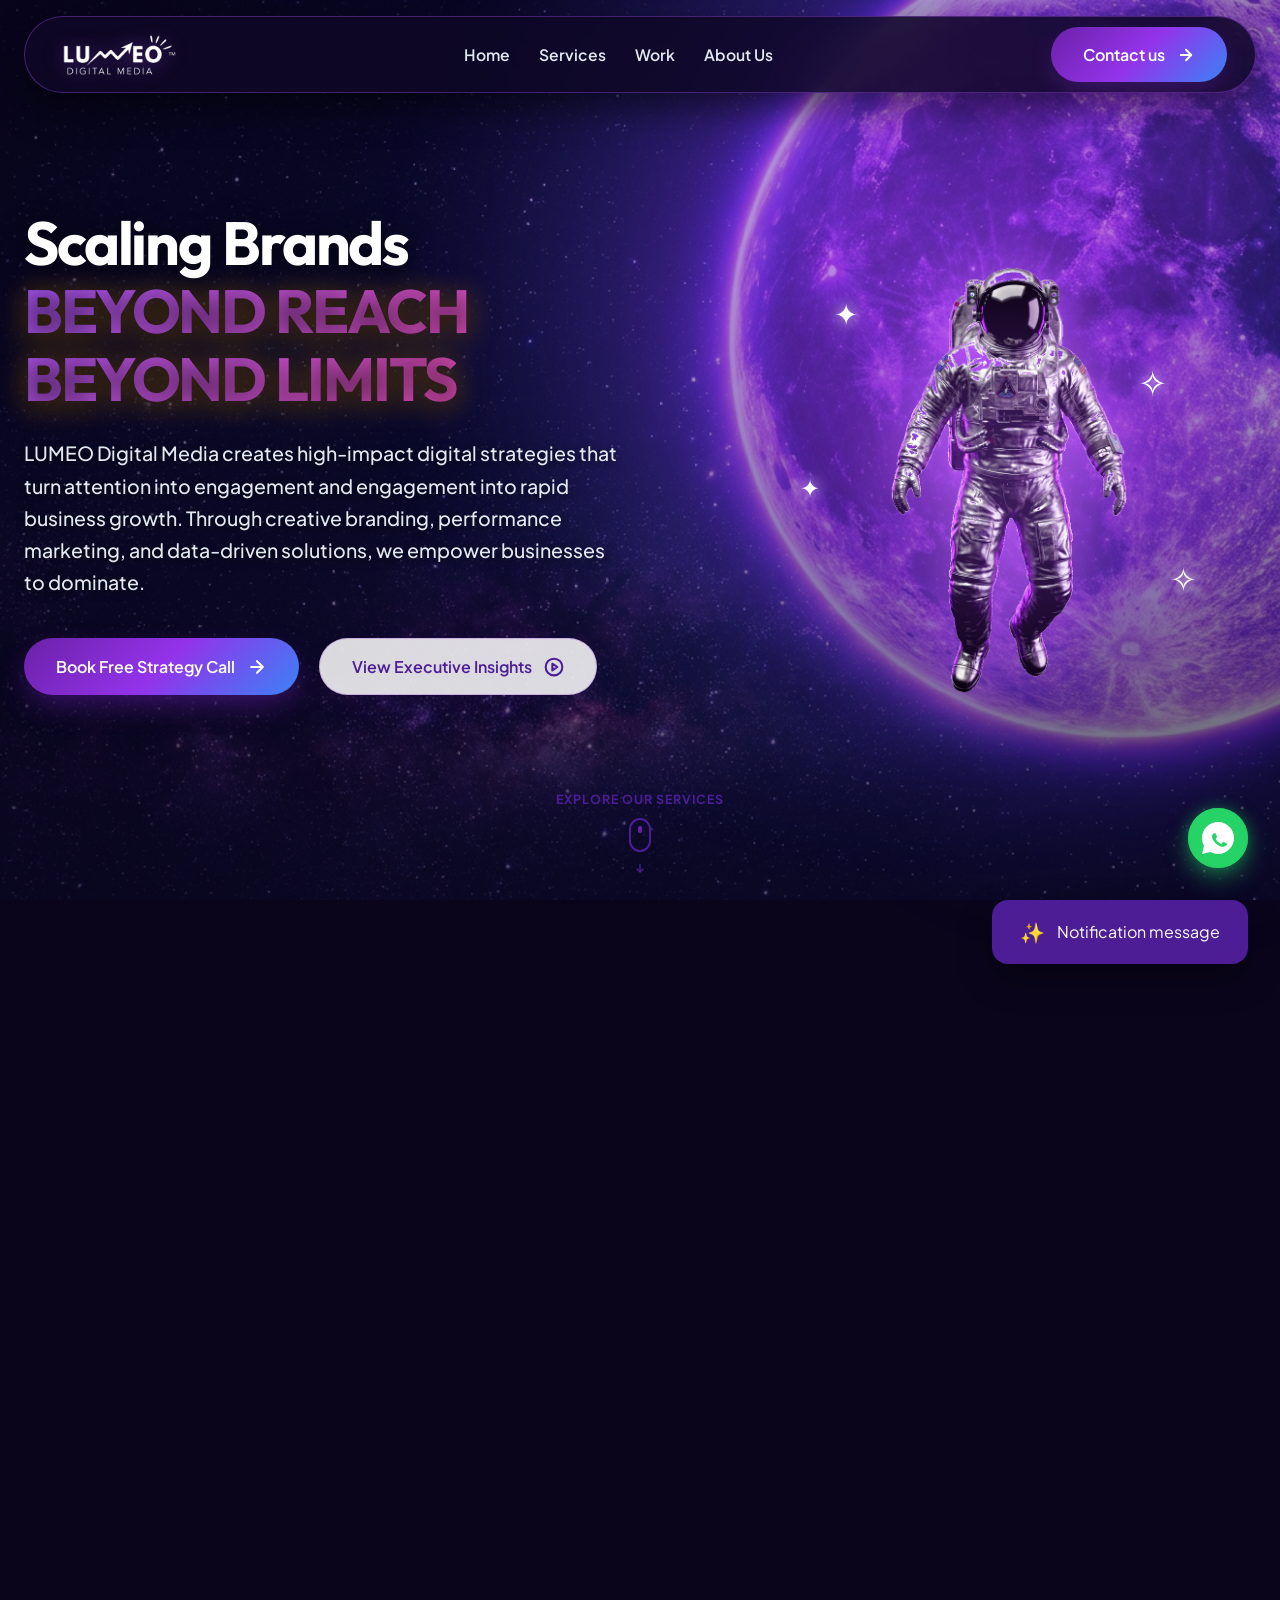
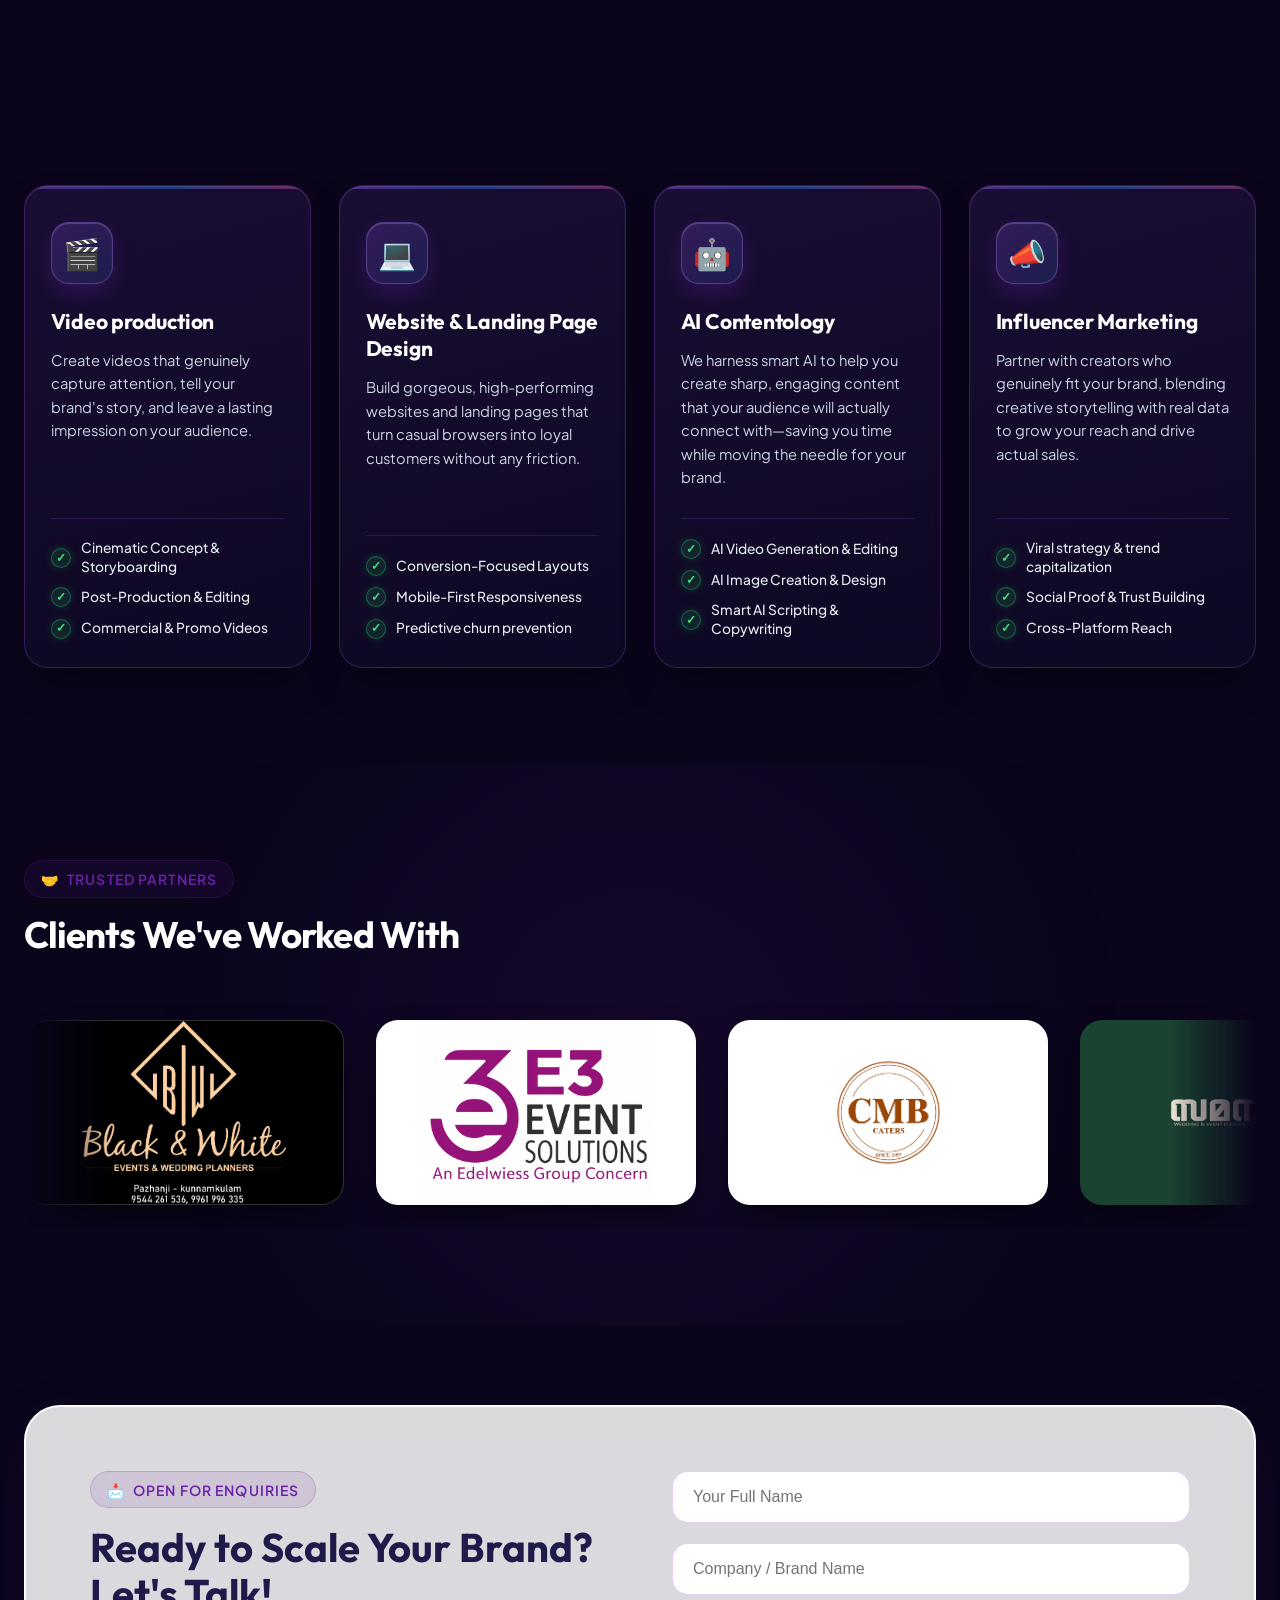
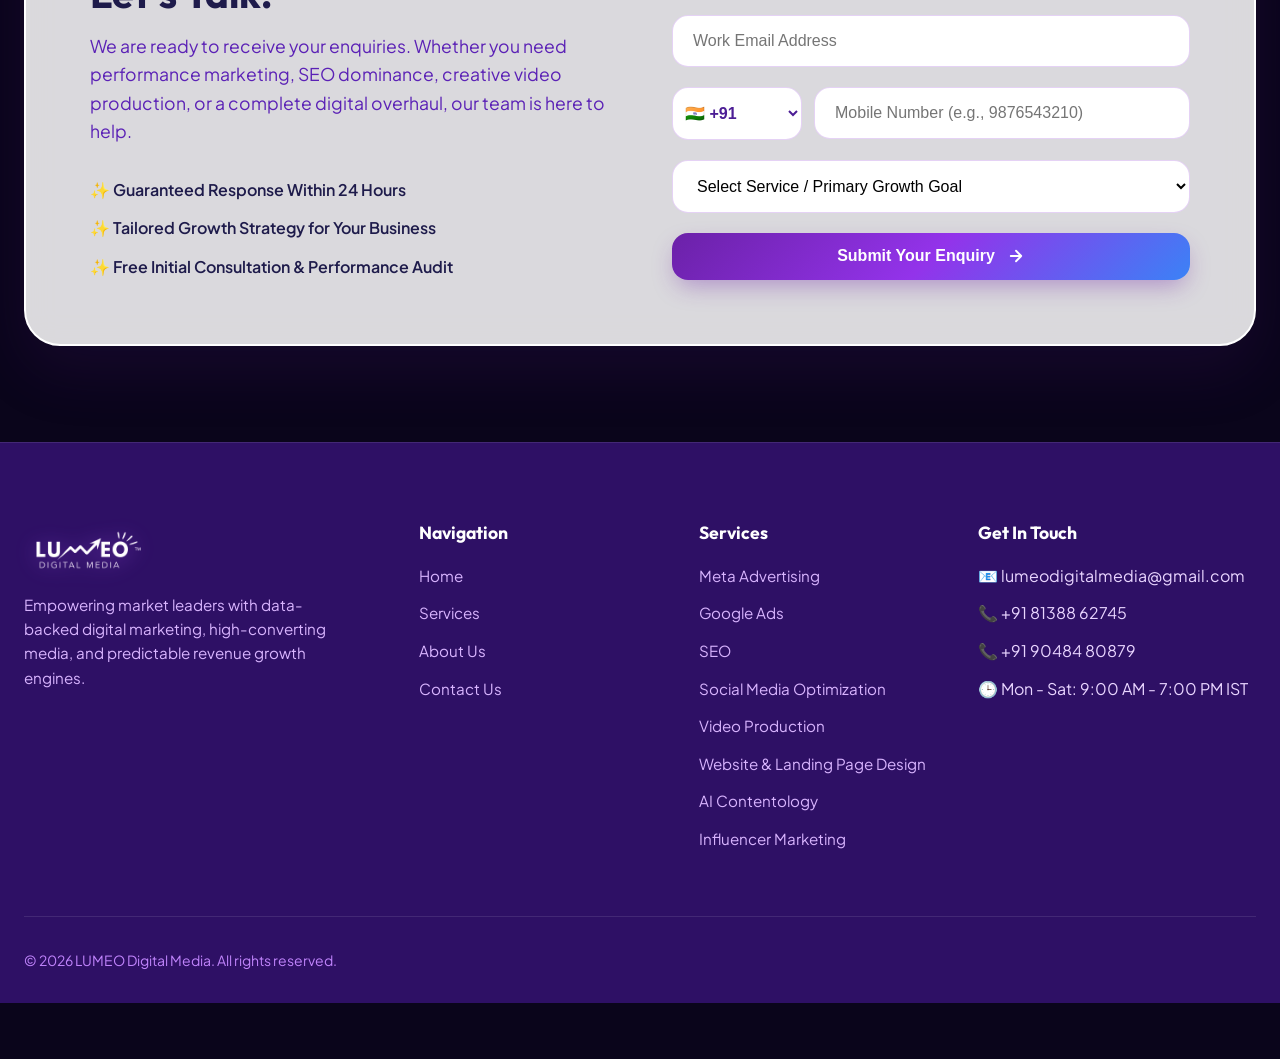
<file: index.html>
<!DOCTYPE html>
<html lang="en">

<head>
  <meta charset="UTF-8">
  <meta name="viewport" content="width=device-width, initial-scale=1.0">

  <!-- Preconnect to Google Fonts early -->
  <link rel="preconnect" href="https://fonts.googleapis.com">
  <link rel="preconnect" href="https://fonts.gstatic.com" crossorigin>

  <title>LUMEO Digital Media | High-Impact Digital Marketing & Growth Agency</title>
  <meta name="description"
    content="LUMEO Digital Media is a premier digital marketing agency transforming brands into industry leaders with performance marketing, SEO, viral social campaigns, and data-driven ROI.">
  <meta name="theme-color" content="#F3E8FF">

  <!-- OpenGraph Meta -->
  <meta property="og:title" content="LUMEO Digital Media | Illuminate Your Brand Authority">
  <meta property="og:description"
    content="Turn attention into market dominance with LUMEO Digital Media's high-performance marketing strategies.">
  <meta property="og:type" content="website">

  <!-- Google Fonts (Non-Render-Blocking with display=swap) -->
  <link rel="preload" as="style"
    href="https://fonts.googleapis.com/css2?family=Outfit:wght@400;500;600;700;800;900&family=Plus+Jakarta+Sans:wght@400;500;600;700;800&display=swap">
  <link
    href="https://fonts.googleapis.com/css2?family=Outfit:wght@400;500;600;700;800;900&family=Plus+Jakarta+Sans:wght@400;500;600;700;800&display=swap"
    rel="stylesheet" media="print" onload="this.media='all'">
  <noscript>
    <link
      href="https://fonts.googleapis.com/css2?family=Outfit:wght@400;500;600;700;800;900&family=Plus+Jakarta+Sans:wght@400;500;600;700;800&display=swap"
      rel="stylesheet">
  </noscript>

  <!-- Favicon / Logo -->
  <link rel="icon" type="image/png" href="assets/logo.png">

  <!-- Preload Hero LCP Visual -->
  <link rel="preload" as="image" href="assets/astronaut_spacewalk.png" fetchpriority="high">

  <!-- Stylesheet -->
  <link rel="stylesheet" href="css/styles.css">

  <!-- Deferred JavaScript -->
  <script src="js/script.js" defer></script>
</head>

<body>

  <!-- Ambient Animated Background Blobs -->
  <div class="bg-ambient-blob blob-1"></div>
  <div class="bg-ambient-blob blob-2"></div>
  <div class="bg-ambient-blob blob-3"></div>

  <!-- Top Navigation Header -->
  <header class="navbar">
    <div class="container">
      <div class="nav-container">
        <a href="#" class="brand-logo" id="mainBrandLogo">
          <img src="new logo/Lumeo_Digital_Logo_Header_transparent.png" alt="LUMEO Digital Media Logo" id="navLogoImg"
            width="1400" height="567" decoding="async">
        </a>

        <ul class="nav-links" id="navLinks">
          <li><a href="#hero" class="nav-link">Home</a></li>
          <li><a href="services.html" class="nav-link">Services</a></li>
          <li><a href="work.html" class="nav-link">Work</a></li>
          <li><a href="about-us.html" class="nav-link">About Us</a></li>
        </ul>

        <a href="#audit" class="btn btn-primary" id="headerCtaBtn">
          <span>Contact us</span>
          <svg width="18" height="18" viewBox="0 0 24 24" fill="none" stroke="currentColor" stroke-width="2.5"
            stroke-linecap="round" stroke-linejoin="round">
            <path d="M5 12h14M12 5l7 7-7 7" />
          </svg>
        </a>

        <button class="mobile-menu-btn" id="mobileMenuBtn" aria-label="Toggle navigation">
          <svg width="24" height="24" viewBox="0 0 24 24" fill="none" stroke="currentColor" stroke-width="2.5"
            stroke-linecap="round" stroke-linejoin="round">
            <line x1="3" y1="12" x2="21" y2="12"></line>
            <line x1="3" y1="6" x2="21" y2="6"></line>
            <line x1="3" y1="18" x2="21" y2="18"></line>
          </svg>
        </button>
      </div>
    </div>
  </header>

  <!-- Hero Section (Full-Height Immersive Experience) -->
  <section class="hero hero-full-bleed" id="hero">
    <!-- Interactive Background Particle Canvas -->
    <canvas id="heroCanvas" class="hero-particles-canvas"></canvas>

    <!-- Full-Size Backdrop Overlay Layer -->
    <div class="hero-bg-overlay"></div>
    <div class="hero-bg-glow"></div>

    <div class="container hero-container">
      <div class="hero-grid">

        <!-- Hero Left Column Content -->
        <div class="hero-content fade-in-up">
          <!-- <div class="hero-pill-tag">
            <span class="tag-pulse-dot"></span>
            <span>🚀 Digital Marketing Agency In Kerala</span>
          </div> -->

          <h1 class="hero-title">Scaling Brands <br><span class="text-gradient animated-gradient-text">BEYOND REACH
              BEYOND LIMITS</span></h1>

          <p class="hero-subtitle">
            LUMEO Digital Media creates high-impact digital strategies that turn attention into engagement and
            engagement into rapid business growth. Through creative branding, performance marketing, and data-driven
            solutions, we empower businesses to dominate.
          </p>

          <div class="hero-actions">
            <a href="#audit" class="btn btn-primary btn-glow" id="heroPrimaryCta">
              <span>Book Free Strategy Call</span>
              <svg width="20" height="20" viewBox="0 0 24 24" fill="none" stroke="currentColor" stroke-width="2.5"
                stroke-linecap="round" stroke-linejoin="round">
                <path d="M5 12h14M12 5l7 7-7 7" />
              </svg>
            </a>

            <a href="#quote" class="btn btn-secondary btn-glass" id="heroSecondaryCta">
              <span>View Executive Insights</span>
              <svg width="20" height="20" viewBox="0 0 24 24" fill="none" stroke="currentColor" stroke-width="2.5"
                stroke-linecap="round" stroke-linejoin="round">
                <circle cx="12" cy="12" r="10" />
                <polygon points="10 8 16 12 10 16 10 8" />
              </svg>
            </a>
          </div>

          <!-- Hero Metrics Bar -->
          <!-- <div class="hero-stats glass-stats-bar"> -->
          <!-- <div class="stat-item">
              <div class="stat-header">
                <span class="stat-icon">⚡</span>
                <h3 class="stat-number" data-target="10" data-suffix="x">0x</h3>
              </div>
              <p>Average Campaign ROI</p>
            </div> -->

          <!-- <div class="stat-item">
              <div class="stat-header">
                <span class="stat-icon">💰</span>
                <h3 class="stat-number" data-target="45" data-prefix="$" data-suffix="M+">$0M+</h3>
              </div>
              <p>Client Revenue Scaled</p>
            </div> -->

          <!-- <div class="stat-item">
              <div class="stat-header">
                <span class="stat-icon">🎯</span>
                <h3 class="stat-number" data-target="99.4" data-suffix="%">0%</h3>
              </div>
              <p>Client Retention Rate</p>
            </div> -->
          <!-- </div> -->
        </div>

        <!-- Hero Right Column Visual (Seamless Metallic Astronaut Cutout) -->
        <div class="hero-visual fade-in-up delay-2">
          <div class="hero-tilt-card astronaut-seamless-container" id="heroTiltCard">
            <div class="astronaut-sticker-wrapper">
              <img src="assets/astronaut_spacewalk.png" alt="LUMEO Silver Metallic Astronaut Floating in Space"
                id="heroMainImage" class="astronaut-img" width="1024" height="1024" fetchpriority="high"
                decoding="sync">

              <!-- Diamond Star Sparkle Visual Effects (Matching Reference Picture) -->
              <div class="diamond-sparkle sparkle-1">✦</div>
              <div class="diamond-sparkle sparkle-2">✧</div>
              <div class="diamond-sparkle sparkle-3">✦</div>
              <div class="diamond-sparkle sparkle-4">✧</div>

              <!-- Electric Purple Atmosphere Aura -->
              <div class="astronaut-glow-aura"></div>
            </div>
          </div>
        </div>

      </div>
    </div>

    <!-- Animated Scroll Down Indicator -->
    <a href="#quote" class="scroll-down-indicator" aria-label="Scroll to content">
      <span class="scroll-text">Explore Our Services</span>
      <div class="mouse-icon">
        <div class="mouse-wheel"></div>
      </div>
      <svg class="scroll-arrow" width="16" height="16" viewBox="0 0 24 24" fill="none" stroke="currentColor"
        stroke-width="2">
        <path d="M7 13l5 5 5-5M12 6v12" />
      </svg>
    </a>
  </section>

  <!-- IMPRESSIVE QUOTE SPOTLIGHT SECTION (KEY REQUESTED FEATURE) -->
  <section class="quote-spotlight" id="quote">
    <!-- <div class="container">

      <div class="section-header">
        <div class="section-tag">
          <span>💡</span> Vision & Leadership
        </div>
        <h2>The LUMEO Philosophy</h2> -->
    <!-- <p>A statement of intent for ambitious leaders seeking extraordinary growth.</p> -->
    <!-- </div> -->

    <!-- <div class="quote-card quote-card-centered">
        Floating Sparkle Accents
        <div class="quote-sparkle sparkle-tl">✦</div>
        <div class="quote-sparkle sparkle-tr">✧</div>
        <div class="quote-sparkle sparkle-bl">✧</div>
        <div class="quote-sparkle sparkle-br">✦</div>

        Glowing Quote Icon Badge
        <div class="quote-icon-badge">
          <span>“</span>
        </div> -->

    <!-- <div class="quote-stars-pill">
          <span class="stars">★★★★★</span>
          <span class="rating-label">5.0 Executive Excellence</span>
        </div>

        <blockquote class="quote-text" id="quoteText">
          “At LUMEO Digital Media, We combine strategy, creativity, and data-driven marketing to grow your brand,
          attract customers, and deliver measurable results.”
        </blockquote>

        <div class="quote-author-centered">
          <h4 id="quoteAuthor">LUMEO Executive Board & Media Strategists</h4>
          <p id="quoteRole">Digital Growth & Brand Acceleration</p>
        </div>

        <div class="quote-controls-centered">
          <button class="btn btn-secondary" id="audioQuoteBtn" style="padding: 0.6rem 1.4rem; font-size: 0.85rem;"
            title="Listen to this quote">
            🎙️ <span>Listen to Quote</span>
          </button>

          <div class="quote-nav-group">
            <button class="quote-nav-btn" id="prevQuoteBtn" aria-label="Previous Quote">←</button>
            <button class="quote-nav-btn" id="nextQuoteBtn" aria-label="Next Quote">→</button>
          </div>
        </div>

      </div>

    </div>
  </section> -->

    <!-- Core Services Grid -->
    <section class="services" id="services">
      <div class="container">

        <div class="section-header">
          <div class="section-tag">
            <centre>
              <span>⚡</span> Our Capabilities
            </centre>
          </div>
          <h2>
            <centre>High-Impact Digital Solutions</centre>
          </h2>
          <!-- <p>Engineered to systematically capture, engage, and convert your ideal audience into high-value clients.</p> -->
          <br>
          <br>
        </div>

        <div class="services-grid">

          <!-- Service 1 -->
          <div class="service-card">
            <div class="service-icon">🚀</div>
            <h3>Meta Advertising</h3>
            <p>Run Facebook and Instagram ads that actually connect with your ideal customers, bring in qualified leads,
              and grow your business without the guesswork.</p>
            <ul class="service-features">
              <li>Facebook & Instagram Ad Campaigns</li>
              <li>Audience Targeting & Retargeting</li>
              <li>Lead Generation Campaigns</li>
            </ul>
          </div>

          <!-- Service 2 -->
          <div class="service-card">
            <div class="service-icon">🎯</div>
            <h3>Google Ads</h3>
            <p>Smart Google Ads campaigns that put your brand in front of active buyers, bring qualified leads to your
              door, and grow your business without wasting budget.</p>
            <ul class="service-features">
              <li>Precision Targeting</li>
              <li>Search, Display & Shopping Ads</li>
              <li>Real-Time Performance Insights</li>
            </ul>
          </div>

          <!-- Service 3 -->
          <div class="service-card">
            <div class="service-icon">📈</div>
            <h3>SEO</h3>
            <p>Practical SEO strategies that help people actually find your business online, bring in steady organic
              traffic, and build real trust in your brand.
            </p>
            <ul class="service-features">
              <li>Keyword & Intent Research</li>
              <li>On-Page Optimization</li>
              <li>Organic Traffic Growth</li>
            </ul>
          </div>

          <!-- Service 4 -->
          <div class="service-card">
            <div class="service-icon">📱</div>
            <h3>Social Media Management</h3>
            <p>Let us handle your social media so you can focus on running your business—while we build an active
              community and keep your feeds buzzing with engaging content.</p>
            <ul class="service-features">
              <li>Engagement Strategy</li>
              <li>Viral Trend & Audio Leveraging</li>
              <li>Social Listening & Brand Sentiment</li>
            </ul>
          </div>

          <!-- Service 5 -->
          <div class="service-card">
            <div class="service-icon">🎬</div>
            <h3>Video production</h3>
            <p>Create videos that genuinely capture attention, tell your brand's story, and leave a lasting impression
              on
              your audience.</p>
            <ul class="service-features">
              <li>Cinematic Concept & Storyboarding</li>
              <li>Post-Production & Editing</li>
              <li>Commercial & Promo Videos</li>
            </ul>
          </div>

          <!-- Service 6 -->
          <div class="service-card">
            <div class="service-icon">💻</div>
            <h3>Website & Landing Page Design</h3>
            <p>Build gorgeous, high-performing websites and landing pages that turn casual browsers into loyal customers
              without any friction.</p>
            <ul class="service-features">
              <li>Conversion-Focused Layouts</li>
              <li>Mobile-First Responsiveness</li>
              <li>Predictive churn prevention</li>
            </ul>
          </div>

          <!-- Service 7 -->
          <div class="service-card">
            <div class="service-icon">🤖</div>
            <h3>AI Contentology </h3>
            <p>We harness smart AI to help you create sharp, engaging content that your audience will actually connect
              with—saving you time while moving the needle for your brand.</p>
            <ul class="service-features">
              <li>AI Video Generation & Editing</li>
              <li>AI Image Creation & Design</li>
              <li>Smart AI Scripting & Copywriting</li>
            </ul>
          </div>

          <!-- Service 8 -->
          <div class="service-card">
            <div class="service-icon">📣</div>
            <h3>Influencer Marketing</h3>
            <p>Partner with creators who genuinely fit your brand, blending creative storytelling with real data to grow
              your reach and drive actual sales.</p>
            <ul class="service-features">
              <li>Viral strategy & trend capitalization</li>
              <li>Social Proof & Trust Building</li>
              <li>Cross-Platform Reach</li>
            </ul>
          </div>

        </div>

      </div>
    </section>



    <!-- Client Brands & Showcase Section -->
    <section class="client-showcase-section" id="clients">
      <div class="container">
        <div class="section-header">
          <div class="section-tag">
            <span>🤝</span> Trusted Partners
          </div>
          <h2>Clients We've Worked With</h2>
          <!-- <p>Proud to partner with businesses, educational institutions, and creative brands to elevate their digital
          reach.</p> -->
        </div>

        <!-- Horizontal Infinite Logo Marquee Slider -->
        <div class="client-marquee-container">
          <div class="client-marquee-track">

            <!-- Primary Set -->
            <div class="client-logo-card logo-bw">
              <img src="client-logos/Black and white events logo.png" alt="Black & White Events Logo"
                class="client-logo-img" width="2108" height="1891" loading="lazy" decoding="async">
            </div>
            <div class="client-logo-card logo-e3">
              <img src="client-logos/E3 Events logo.jpeg" alt="E3 Events Logo" class="client-logo-img" width="1405"
                height="1120" loading="lazy" decoding="async">
            </div>
            <div class="client-logo-card logo-cmb">
              <img src="client-logos/CMB brown logoo.jpg.jpeg" alt="CMB Commercial Logo" class="client-logo-img"
                width="1556" height="1556" loading="lazy" decoding="async">
            </div>
            <div class="client-logo-card logo-samanwaya">
              <img src="client-logos/Samanwaya events.png" alt="Samanwaya Events Logo" class="client-logo-img"
                width="1080" height="1080" loading="lazy" decoding="async">
            </div>
            <div class="client-logo-card logo-abrash">
              <img src="client-logos/abarsh.jpeg" alt="Abrash Logo" class="client-logo-img" width="596" height="991"
                loading="lazy" decoding="async">
            </div>
            <div class="client-logo-card logo-ambedkar">
              <img src="client-logos/amdekar college_cropped.jpeg" alt="Ambedkar College Logo" class="client-logo-img"
                width="693" height="801" loading="lazy" decoding="async">
            </div>
            <div class="client-logo-card logo-keraleats">
              <img src="client-logos/keraleats.jpg" alt="KeralaEats Logo" class="client-logo-img" width="1440"
                height="1568" loading="lazy" decoding="async">
            </div>

            <!-- Duplicate Set (For Seamless Infinite Loop) -->
            <div class="client-logo-card logo-bw" aria-hidden="true">
              <img src="client-logos/Black and white events logo.png" alt="Black & White Events Logo"
                class="client-logo-img" width="2108" height="1891" loading="lazy" decoding="async">
            </div>
            <div class="client-logo-card logo-e3" aria-hidden="true">
              <img src="client-logos/E3 Events logo.jpeg" alt="E3 Events Logo" class="client-logo-img" width="1405"
                height="1120" loading="lazy" decoding="async">
            </div>
            <div class="client-logo-card logo-cmb" aria-hidden="true">
              <img src="client-logos/CMB brown logoo.jpg.jpeg" alt="CMB Commercial Logo" class="client-logo-img"
                width="1556" height="1556" loading="lazy" decoding="async">
            </div>
            <div class="client-logo-card logo-samanwaya" aria-hidden="true">
              <img src="client-logos/Samanwaya events.png" alt="Samanwaya Events Logo" class="client-logo-img"
                width="1080" height="1080" loading="lazy" decoding="async">
            </div>
            <div class="client-logo-card logo-abrash" aria-hidden="true">
              <img src="client-logos/abarsh.jpeg" alt="Abrash Logo" class="client-logo-img" width="596" height="991"
                loading="lazy" decoding="async">
            </div>
            <div class="client-logo-card logo-ambedkar" aria-hidden="true">
              <img src="client-logos/amdekar college_cropped.jpeg" alt="Ambedkar College Logo" class="client-logo-img"
                width="693" height="801" loading="lazy" decoding="async">
            </div>
            <div class="client-logo-card logo-keraleats" aria-hidden="true">
              <img src="client-logos/keraleats.jpg" alt="KeralaEats Logo" class="client-logo-img" width="1440"
                height="1568" loading="lazy" decoding="async">
            </div>

          </div>
        </div>
      </div>
    </section>

    <!-- Audit CTA & Contact Form -->
    <section class="cta-audit" id="audit">
      <div class="container">
        <div class="cta-card">

          <div class="cta-text">
            <div class="section-tag">
              <span>📩</span> Open for Enquiries
            </div>
            <h2><span style="color: #1e1b4b;">Ready to Scale Your Brand? Let's Talk!</span></h2>
            <p>We are ready to receive your enquiries. Whether you need performance marketing, SEO dominance, creative
              video production, or a complete digital overhaul, our team is here to help.</p>

            <ul class="cta-list">
              <li>✨ Guaranteed Response Within 24 Hours</li>
              <li>✨ Tailored Growth Strategy for Your Business</li>
              <li>✨ Free Initial Consultation & Performance Audit</li>
            </ul>
          </div>

          <form class="cta-form" id="auditForm" method="POST">
            <div class="form-group">
              <input type="text" id="clientName" name="Full Name" placeholder="Your Full Name" required>
            </div>

            <div class="form-group">
              <input type="text" id="clientCompany" name="Company Name" placeholder="Company / Brand Name" required>
            </div>

            <div class="form-group">
              <input type="email" id="clientEmail" name="Work Email" placeholder="Work Email Address" required>
            </div>

            <div class="form-group phone-input-container">
              <select id="clientCountryCode" name="Country Code" class="country-code-select" required>
                <option value="+91" selected>🇮🇳 +91</option>
                <option value="+1">🇺🇸 +1</option>
                <option value="+44">🇬🇧 +44</option>
                <option value="+971">🇦🇪 +971</option>
                <option value="+966">🇸🇦 +966</option>
                <option value="+974">🇶🇦 +974</option>
                <option value="+968">🇴🇲 +968</option>
                <option value="+965">🇰🇼 +965</option>
                <option value="+973">🇧🇭 +973</option>
                <option value="+61">🇦🇺 +61</option>
                <option value="+65">🇸🇬 +65</option>
                <option value="+60">🇲🇾 +60</option>
                <option value="+49">🇩🇪 +49</option>
                <option value="+33">🇫🇷 +33</option>
              </select>
              <input type="tel" id="clientPhone" name="Mobile Number" placeholder="Mobile Number (e.g., 9876543210)"
                required pattern="[0-9]{7,15}">
            </div>

            <div class="form-group">
              <select id="clientGoal" name="Selected Service" required>
                <option value="" disabled selected>Select Service / Primary Growth Goal</option>
                <option value="Meta Advertising (Facebook & Instagram)">Meta Advertising (Facebook & Instagram)</option>
                <option value="Google Ads & Search Marketing">Google Ads & Search Marketing</option>
                <option value="SEO & Search Engine Dominance">SEO & Search Engine Dominance</option>
                <option value="Social Media Optimization (SMO)">Social Media Optimization (SMO)</option>
                <option value="Video Production & Creative Media">Video Production & Creative Media</option>
                <option value="Website & Landing Page Design">Website & Landing Page Design</option>
                <option value="AI Contentology & Strategy">AI Contentology & Strategy</option>
                <option value="Influencer Marketing">Influencer Marketing</option>
              </select>
            </div>

            <button type="submit" class="btn btn-primary" id="auditSubmitBtn"
              style="width: 100%; border-radius: var(--radius-md);">
              <span>Submit Your Enquiry</span>
              <svg width="18" height="18" viewBox="0 0 24 24" fill="none" stroke="currentColor" stroke-width="2.5"
                stroke-linecap="round" stroke-linejoin="round">
                <path d="M5 12h14M12 5l7 7-7 7" />
              </svg>
            </button>
          </form>

        </div>
      </div>
    </section>

    <!-- Footer -->
    <footer>
      <div class="container">
        <div class="footer-grid">

          <div class="footer-brand">
            <a href="#" class="brand-logo">
              <img src="assets/logo.png" alt="LUMEO Digital Media Logo" width="1200" height="504" loading="lazy"
                decoding="async">
              <!-- <div class="brand-title">LUMEO <span>Digital Media</span></div> -->
            </a>
            <p>Empowering market leaders with data-backed digital marketing, high-converting media, and predictable
              revenue growth engines.</p>
          </div>

          <div class="footer-col">
            <h4>Navigation</h4>
            <ul class="footer-links">
              <li><a href="#hero">Home</a></li>
              <li><a href="services.html">Services</a></li>
              <li><a href="about-us.html">About Us</a></li>
              <li><a href="#audit">Contact Us</a></li>
            </ul>
          </div>

          <div class="footer-col">
            <h4>Services</h4>
            <ul class="footer-links">
              <li><a href="services.html#meta-advertising">Meta Advertising</a></li>
              <li><a href="services.html#google-ads">Google Ads</a></li>
              <li><a href="services.html#seo">SEO</a></li>
              <li><a href="services.html#smo">Social Media Optimization</a></li>
              <li><a href="services.html#video-production">Video Production</a></li>
              <li><a href="services.html#website-design">Website & Landing Page Design</a></li>
              <li><a href="services.html#ai-contentology">AI Contentology</a></li>
              <li><a href="services.html#influencer-marketing">Influencer Marketing</a></li>
            </ul>
          </div>

          <div class="footer-col">
            <h4>Get In Touch</h4>
            <ul class="footer-links">
              <!-- <li>📍 Pattambi,Kerala, India</li> -->
              <li>📧 lumeodigitalmedia@gmail.com</li>
              <li>📞 +91 81388 62745</li>
              <li>📞 +91 90484 80879</li>
              <li>🕒 Mon - Sat: 9:00 AM - 7:00 PM IST</li>
            </ul>
          </div>

        </div>

        <div class="footer-bottom">
          <p>© 2026 LUMEO Digital Media. All rights reserved.</p>
          <!-- <p>Privacy Policy | Terms of Service | Security</p> -->
        </div>
      </div>
    </footer>

    <!-- Toast Notification element -->
    <div class="toast-msg" id="toastMsg">
      <span style="font-size: 1.25rem;">✨</span>
      <span class="toast-text">Notification message</span>
    </div>

    <!-- Pinned Floating WhatsApp Button -->
    <a href="https://wa.me/918138862745?text=Hello%20LUMEO%20Digital%20Media!%20I'd%20like%20to%20enquire%20about%20your%20services."
      class="whatsapp-float" target="_blank" rel="noopener noreferrer" aria-label="Chat on WhatsApp">
      <div class="whatsapp-pulse-ring"></div>
      <span class="whatsapp-tooltip">💬 Chat with us on WhatsApp</span>
      <svg viewBox="0 0 32 32">
        <path
          d="M16 0C7.163 0 0 7.163 0 16c0 2.825.738 5.48 2.025 7.775L0 32l8.425-2.025A15.936 15.936 0 0 0 16 32c8.837 0 16-7.163 16-16S24.837 0 16 0zm8.306 22.869c-.35.981-1.744 1.8-2.4 1.913-.612.106-1.4.15-2.256-.125-.519-.169-1.188-.413-2.044-.781-3.6-1.556-5.944-5.213-6.125-5.456-.181-.244-1.469-1.956-1.469-3.731 0-1.775.925-2.65 1.256-3.006.331-.356.725-.444.969-.444.244 0 .488.006.7.012.225.006.525-.088.819.619.3.706 1.025 2.5 1.119 2.688.094.188.156.413.031.662-.125.25-.188.406-.375.625-.188.219-.394.488-.563.656-.188.188-.381.394-.163.769.219.375.969 1.6 2.081 2.594 1.431 1.275 2.638 1.669 3.013 1.856.375.188.594.156.813-.094.219-.25.938-1.094 1.188-1.469.25-.375.5-.313.844-.188.344.125 2.188 1.031 2.563 1.219.375.188.625.281.719.438.094.156.094.906-.256 1.887z" />
      </svg>
    </a>
</body>

</html>
</file>
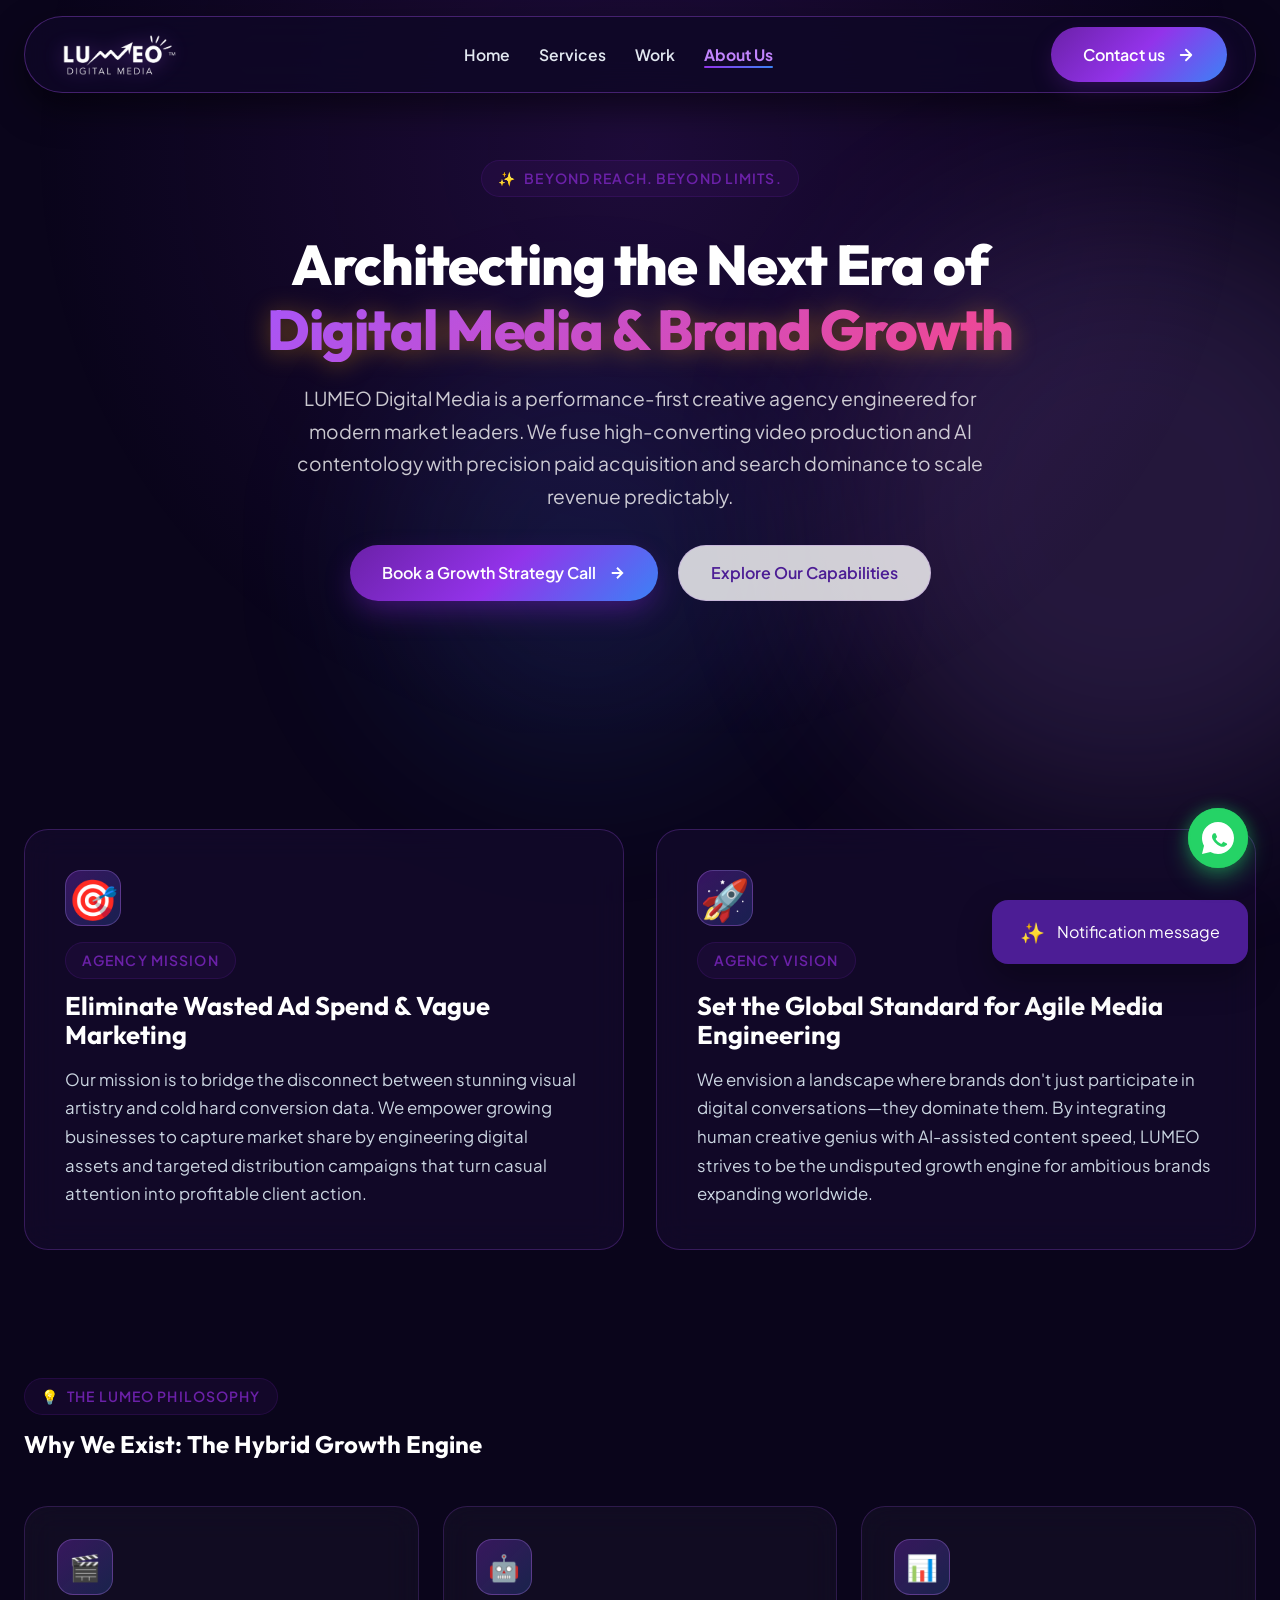
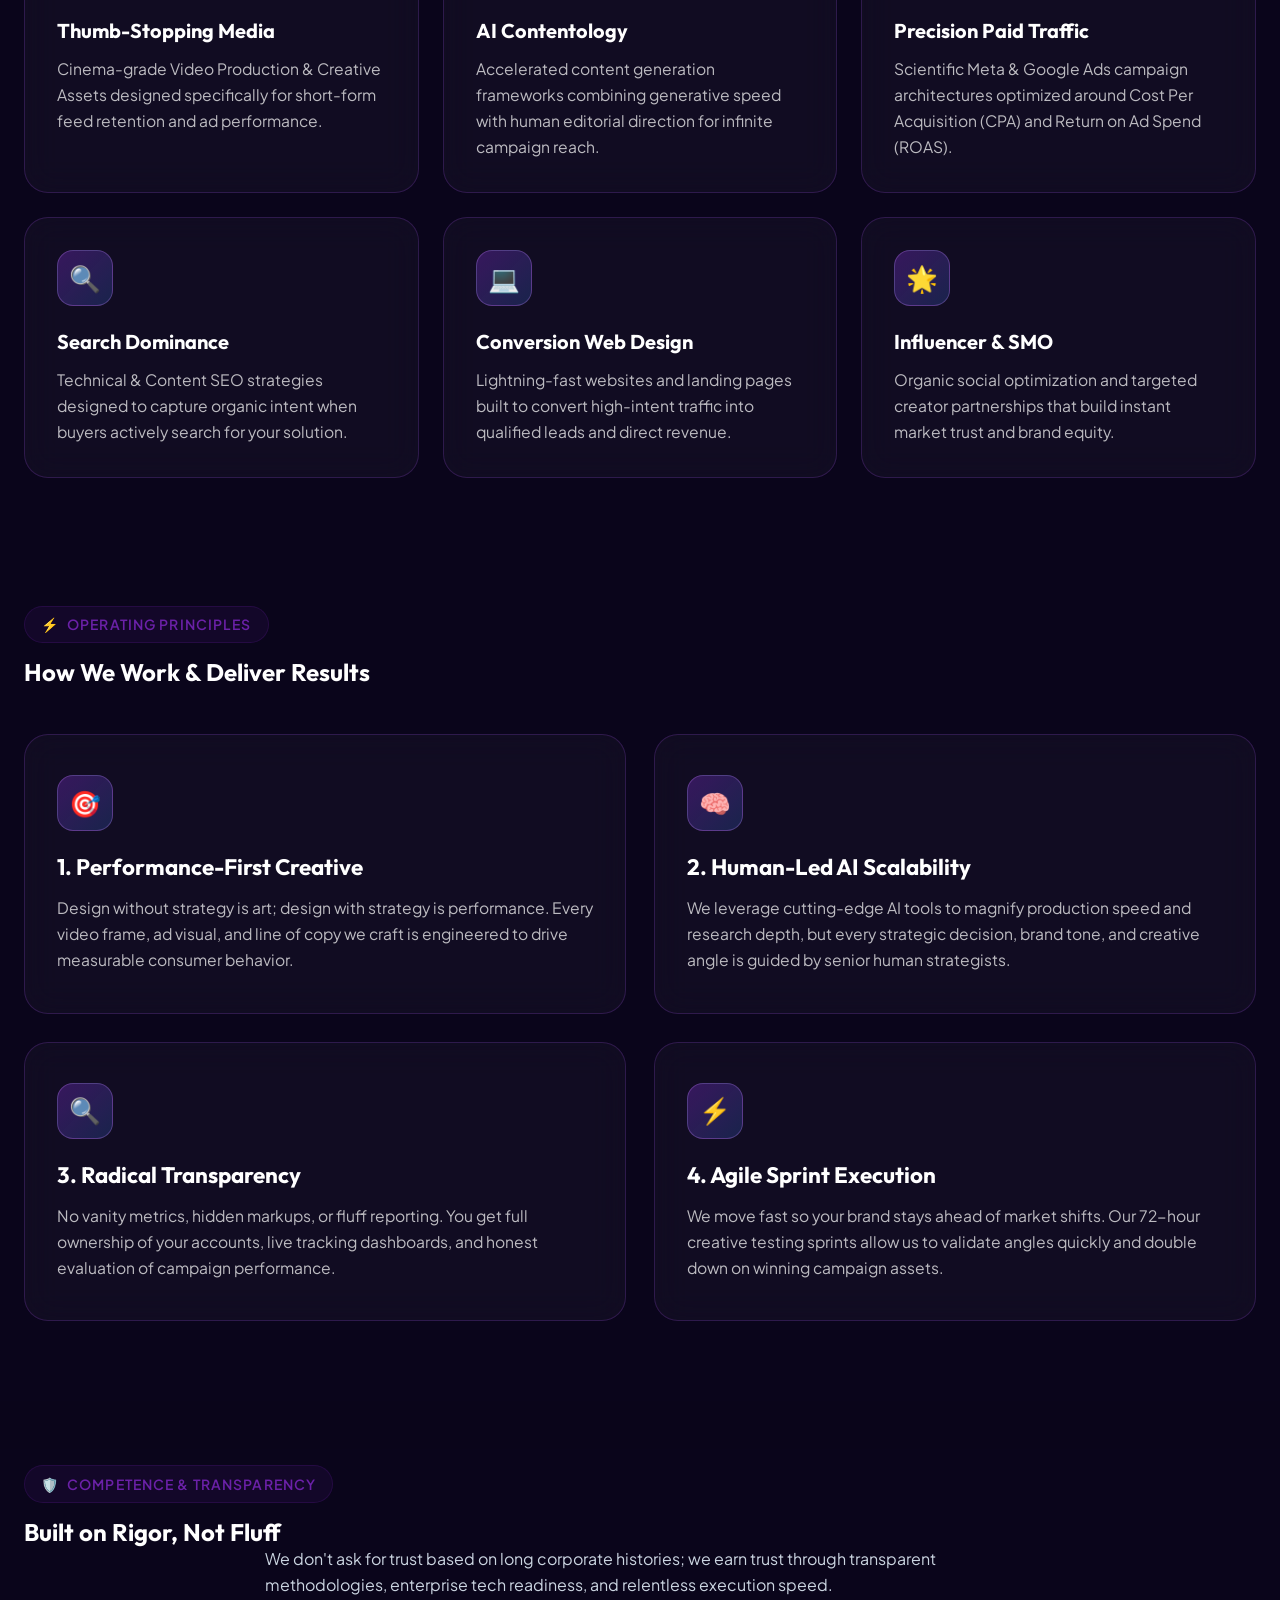
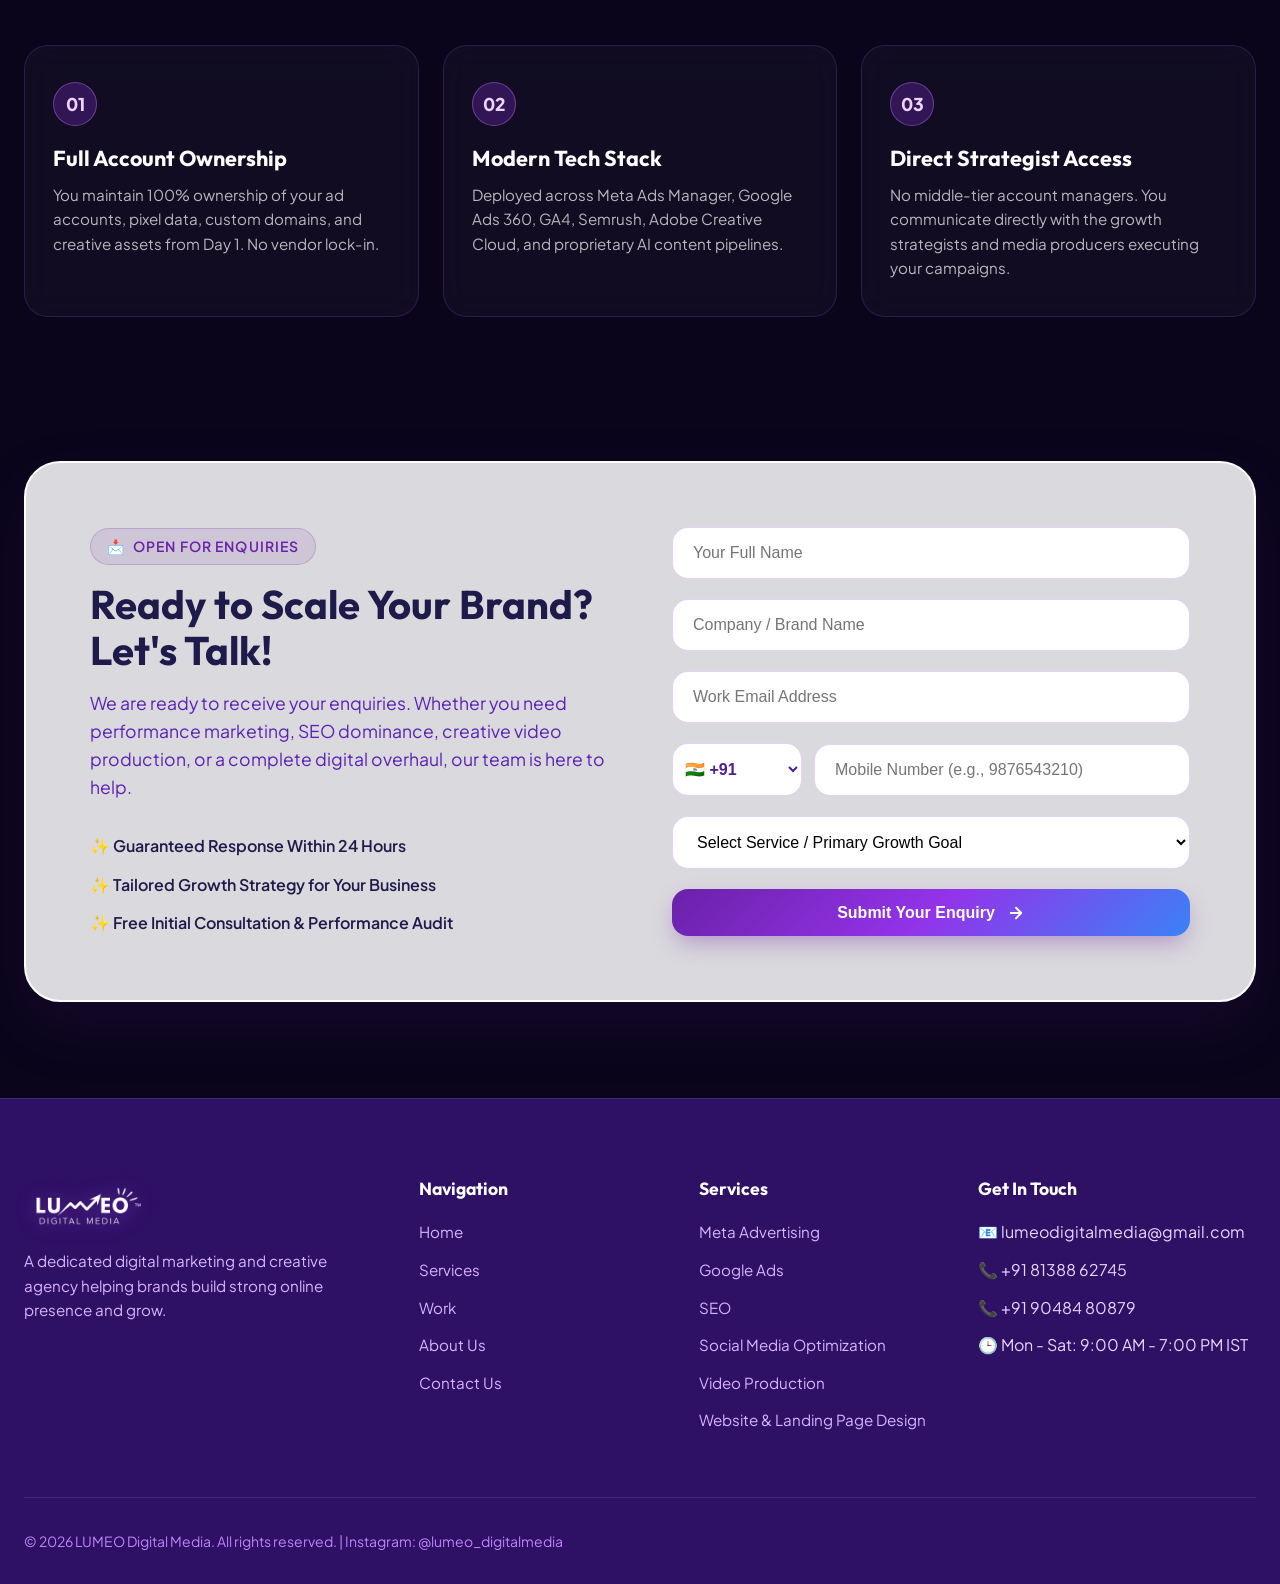
<file: about-us.html>
<!DOCTYPE html>
<html lang="en">

<head>
  <meta charset="UTF-8">
  <meta name="viewport" content="width=device-width, initial-scale=1.0">

  <!-- Preconnect to Google Fonts early -->
  <link rel="preconnect" href="https://fonts.googleapis.com">
  <link rel="preconnect" href="https://fonts.gstatic.com" crossorigin>

  <title>About Us | LUMEO Digital Media - Creative & Digital Growth Partner</title>
  <meta name="description"
    content="Learn about LUMEO Digital Media. We are a performance-first creative agency fusing AI Contentology, high-converting video production, paid traffic, and web design for ambitious brands.">
  <meta name="theme-color" content="#F3E8FF">

  <!-- OpenGraph Meta -->
  <meta property="og:title" content="About Us | LUMEO Digital Media - Next-Gen Creative & Growth Agency">
  <meta property="og:description"
    content="Beyond Reach, Beyond Limits. Learn how LUMEO Digital Media combines performance marketing, AI contentology, and video production to drive measurable business expansion.">
  <meta property="og:type" content="website">

  <!-- Google Fonts (Non-Render-Blocking with display=swap) -->
  <link rel="preload" as="style"
    href="https://fonts.googleapis.com/css2?family=Outfit:wght@400;500;600;700;800;900&family=Plus+Jakarta+Sans:wght@400;500;600;700;800&display=swap">
  <link
    href="https://fonts.googleapis.com/css2?family=Outfit:wght@400;500;600;700;800;900&family=Plus+Jakarta+Sans:wght@400;500;600;700;800&display=swap"
    rel="stylesheet" media="print" onload="this.media='all'">
  <noscript>
    <link
      href="https://fonts.googleapis.com/css2?family=Outfit:wght@400;500;600;700;800;900&family=Plus+Jakarta+Sans:wght@400;500;600;700;800&display=swap"
      rel="stylesheet">
  </noscript>

  <!-- Favicon / Logo -->
  <link rel="icon" type="image/png" href="assets/logo.png">

  <!-- Stylesheet -->
  <link rel="stylesheet" href="css/styles.css">

  <!-- Deferred JavaScript -->
  <script src="js/script.js" defer></script>
</head>

<body>

  <!-- Ambient Animated Background Blobs -->
  <div class="bg-ambient-blob blob-1"></div>
  <div class="bg-ambient-blob blob-2"></div>
  <div class="bg-ambient-blob blob-3"></div>

  <!-- Top Navigation Header -->
  <header class="navbar">
    <div class="container">
      <div class="nav-container">
        <a href="index.html" class="brand-logo" id="mainBrandLogo">
          <img src="new logo/Lumeo_Digital_Logo_Header_transparent.png" alt="LUMEO Digital Media Logo" id="navLogoImg"
            width="1400" height="567" decoding="async">
        </a>

        <ul class="nav-links" id="navLinks">
          <li><a href="index.html#hero" class="nav-link">Home</a></li>
          <li><a href="services.html" class="nav-link">Services</a></li>
          <li><a href="work.html" class="nav-link">Work</a></li>
          <li><a href="about-us.html" class="nav-link active" style="color: #C084FC; font-weight: 700;">About Us</a>
          </li>
        </ul>

        <a href="#audit" class="btn btn-primary" id="headerCtaBtn">
          <span>Contact us</span>
          <svg width="18" height="18" viewBox="0 0 24 24" fill="none" stroke="currentColor" stroke-width="2.5"
            stroke-linecap="round" stroke-linejoin="round">
            <path d="M5 12h14M12 5l7 7-7 7" />
          </svg>
        </a>

        <button class="mobile-menu-btn" id="mobileMenuBtn" aria-label="Toggle navigation">
          <svg width="24" height="24" viewBox="0 0 24 24" fill="none" stroke="currentColor" stroke-width="2.5"
            stroke-linecap="round" stroke-linejoin="round">
            <line x1="3" y1="12" x2="21" y2="12"></line>
            <line x1="3" y1="6" x2="21" y2="6"></line>
            <line x1="3" y1="18" x2="21" y2="18"></line>
          </svg>
        </button>
      </div>
    </div>
  </header>

  <!-- 1. HERO SECTION -->
  <section class="why-hero-section">
    <div class="container">
      <div class="why-hero-header fade-in-up">
        <div class="section-tag">
          <span>✨</span> Beyond Reach. Beyond Limits.
        </div>
        <h1 class="why-hero-title">
          Architecting the Next Era of <br>
          <span class="text-gradient animated-gradient-text">Digital Media & Brand Growth</span>
        </h1>
        <p class="why-hero-subtitle">
          LUMEO Digital Media is a performance-first creative agency engineered for modern market leaders. We fuse
          high-converting video production and AI contentology with precision paid acquisition and search dominance to
          scale revenue predictably.
        </p>

        <div class="hero-actions" style="justify-content: center; margin-top: 2rem;">
          <a href="#audit" class="btn btn-primary btn-glow">
            <span>Book a Growth Strategy Call</span>
            <svg width="18" height="18" viewBox="0 0 24 24" fill="none" stroke="currentColor" stroke-width="2.5">
              <path d="M5 12h14M12 5l7 7-7 7" />
            </svg>
          </a>
          <a href="services.html" class="btn btn-secondary">
            <span>Explore Our Capabilities</span>
          </a>
        </div>
      </div>
    </div>
  </section>

  <!-- 2. MISSION & VISION SECTION -->
  <section class="story-section about-section-sm">
    <div class="container">
      <div class="why-features-grid about-grid-2">

        <div class="why-feature-card about-mission-card">
          <div class="why-feature-icon about-mission-icon">🎯</div>
          <span class="section-tag about-card-tag">Agency Mission</span>
          <h3>Eliminate Wasted Ad Spend & Vague Marketing</h3>
          <p>
            Our mission is to bridge the disconnect between stunning visual artistry and cold hard conversion data. We
            empower growing businesses to capture market share by engineering digital assets and targeted distribution
            campaigns that turn casual attention into profitable client action.
          </p>
        </div>

        <div class="why-feature-card about-mission-card">
          <div class="why-feature-icon about-mission-icon">🚀</div>
          <span class="section-tag about-card-tag">Agency Vision</span>
          <h3>Set the Global Standard for Agile Media Engineering</h3>
          <p>
            We envision a landscape where brands don't just participate in digital conversations—they dominate them. By
            integrating human creative genius with AI-assisted content speed, LUMEO strives to be the undisputed growth
            engine for ambitious brands expanding worldwide.
          </p>
        </div>

      </div>
    </div>
  </section>

  <!-- 3. THE LUMEO PHILOSOPHY / WHY WE EXIST -->
  <section class="why-framework-section about-section-md">
    <div class="container">
      <div class="section-header">
        <div class="section-tag">
          <span>💡</span> The LUMEO Philosophy
        </div>
        <h2>Why We Exist: The Hybrid Growth Engine</h2>
        <p class="about-philosophy-sub">
          <!-- Traditional agencies force you to choose between two broken options: legacy design studios that create pretty assets with zero tracking, or technical media buyers who run ugly ads that dilute your brand. LUMEO was built to destroy that false tradeoff. -->
        </p>
      </div>

      <div class="why-features-grid about-grid-3">
        <div class="why-feature-card about-compact-card">
          <div class="why-feature-icon">🎬</div>
          <h3>Thumb-Stopping Media</h3>
          <p>Cinema-grade Video Production & Creative Assets designed specifically for short-form feed retention and ad
            performance.</p>
        </div>

        <div class="why-feature-card about-compact-card">
          <div class="why-feature-icon">🤖</div>
          <h3>AI Contentology</h3>
          <p>Accelerated content generation frameworks combining generative speed with human editorial direction for
            infinite campaign reach.</p>
        </div>

        <div class="why-feature-card about-compact-card">
          <div class="why-feature-icon">📊</div>
          <h3>Precision Paid Traffic</h3>
          <p>Scientific Meta & Google Ads campaign architectures optimized around Cost Per Acquisition (CPA) and Return
            on Ad Spend (ROAS).</p>
        </div>

        <div class="why-feature-card about-compact-card">
          <div class="why-feature-icon">🔍</div>
          <h3>Search Dominance</h3>
          <p>Technical & Content SEO strategies designed to capture organic intent when buyers actively search for your
            solution.</p>
        </div>

        <div class="why-feature-card about-compact-card">
          <div class="why-feature-icon">💻</div>
          <h3>Conversion Web Design</h3>
          <p>Lightning-fast websites and landing pages built to convert high-intent traffic into qualified leads and
            direct revenue.</p>
        </div>

        <div class="why-feature-card about-compact-card">
          <div class="why-feature-icon">🌟</div>
          <h3>Influencer & SMO</h3>
          <p>Organic social optimization and targeted creator partnerships that build instant market trust and brand
            equity.</p>
        </div>
      </div>
    </div>
  </section>

  <!-- 4. CORE OPERATING VALUES -->
  <section class="story-section about-section-lg">
    <div class="container">
      <div class="section-header">
        <div class="section-tag">
          <span>⚡</span> Operating Principles
        </div>
        <h2>How We Work & Deliver Results</h2>
      </div>

      <div class="why-features-grid about-grid-2-tight">

        <div class="why-feature-card">
          <div class="why-feature-icon">🎯</div>
          <h3>1. Performance-First Creative</h3>
          <p>Design without strategy is art; design with strategy is performance. Every video frame, ad visual, and line
            of copy we craft is engineered to drive measurable consumer behavior.</p>
        </div>

        <div class="why-feature-card">
          <div class="why-feature-icon">🧠</div>
          <h3>2. Human-Led AI Scalability</h3>
          <p>We leverage cutting-edge AI tools to magnify production speed and research depth, but every strategic
            decision, brand tone, and creative angle is guided by senior human strategists.</p>
        </div>

        <div class="why-feature-card">
          <div class="why-feature-icon">🔍</div>
          <h3>3. Radical Transparency</h3>
          <p>No vanity metrics, hidden markups, or fluff reporting. You get full ownership of your accounts, live
            tracking dashboards, and honest evaluation of campaign performance.</p>
        </div>

        <div class="why-feature-card">
          <div class="why-feature-icon">⚡</div>
          <h3>4. Agile Sprint Execution</h3>
          <p>We move fast so your brand stays ahead of market shifts. Our 72-hour creative testing sprints allow us to
            validate angles quickly and double down on winning campaign assets.</p>
        </div>

      </div>
    </div>
  </section>

  <!-- 5. TRUST & COMPETENCE BUILDER (THE EXECUTION ENGINE) -->
  <section class="why-framework-section about-section-trust">
    <div class="container">
      <div class="section-header">
        <div class="section-tag">
          <span>🛡️</span> Competence & Transparency
        </div>
        <h2>Built on Rigor, Not Fluff</h2>
        <p class="about-trust-sub">We don't ask for trust based on long corporate
          histories; we earn trust through transparent methodologies, enterprise tech readiness, and relentless
          execution speed.</p>
      </div>

      <div class="framework-grid about-grid-3">
        <div class="framework-card">
          <div class="framework-step">01</div>
          <h4>Full Account Ownership</h4>
          <p>You maintain 100% ownership of your ad accounts, pixel data, custom domains, and creative assets from Day
            1. No vendor lock-in.</p>
        </div>

        <div class="framework-card">
          <div class="framework-step">02</div>
          <h4>Modern Tech Stack</h4>
          <p>Deployed across Meta Ads Manager, Google Ads 360, GA4, Semrush, Adobe Creative Cloud, and proprietary AI
            content pipelines.</p>
        </div>

        <div class="framework-card">
          <div class="framework-step">03</div>
          <h4>Direct Strategist Access</h4>
          <p>No middle-tier account managers. You communicate directly with the growth strategists and media producers
            executing your campaigns.</p>
        </div>
      </div>
    </div>
  </section>

  <!-- Audit CTA & Contact Form -->
  <section class="cta-audit" id="audit">
    <div class="container">
      <div class="cta-card">

        <div class="cta-text">
          <div class="section-tag">
            <span>📩</span> Open for Enquiries
          </div>
          <h2><span style="color: #1e1b4b;">Ready to Scale Your Brand? Let's Talk!</span></h2>
          <p>We are ready to receive your enquiries. Whether you need performance marketing, SEO dominance, creative
            video production, or a complete digital overhaul, our team is here to help.</p>

          <ul class="cta-list">
            <li>✨ Guaranteed Response Within 24 Hours</li>
            <li>✨ Tailored Growth Strategy for Your Business</li>
            <li>✨ Free Initial Consultation & Performance Audit</li>
          </ul>
        </div>

        <form class="cta-form" id="auditForm" method="POST">
          <div class="form-group">
            <input type="text" id="clientName" name="Full Name" placeholder="Your Full Name" required>
          </div>

          <div class="form-group">
            <input type="text" id="clientCompany" name="Company Name" placeholder="Company / Brand Name" required>
          </div>

          <div class="form-group">
            <input type="email" id="clientEmail" name="Work Email" placeholder="Work Email Address" required>
          </div>

          <div class="form-group phone-input-container">
            <select id="clientCountryCode" name="Country Code" class="country-code-select" required>
              <option value="+91" selected>🇮🇳 +91</option>
              <option value="+1">🇺🇸 +1</option>
              <option value="+44">🇬🇧 +44</option>
              <option value="+971">🇦🇪 +971</option>
              <option value="+966">🇸🇦 +966</option>
              <option value="+974">🇶🇦 +974</option>
              <option value="+968">🇴🇲 +968</option>
              <option value="+965">🇰🇼 +965</option>
              <option value="+973">🇧🇭 +973</option>
              <option value="+61">🇦🇺 +61</option>
              <option value="+65">🇸🇬 +65</option>
              <option value="+60">🇲🇾 +60</option>
              <option value="+49">🇩🇪 +49</option>
              <option value="+33">🇫🇷 +33</option>
            </select>
            <input type="tel" id="clientPhone" name="Mobile Number" placeholder="Mobile Number (e.g., 9876543210)"
              required pattern="[0-9]{7,15}">
          </div>

          <div class="form-group">
            <select id="clientGoal" name="Selected Service" required>
              <option value="" disabled selected>Select Service / Primary Growth Goal</option>
              <option value="Meta Advertising (Facebook & Instagram)">Meta Advertising (Facebook & Instagram)</option>
              <option value="Google Ads & Search Marketing">Google Ads & Search Marketing</option>
              <option value="SEO & Search Engine Dominance">SEO & Search Engine Dominance</option>
              <option value="Social Media Optimization (SMO)">Social Media Optimization (SMO)</option>
              <option value="Video Production & Creative Media">Video Production & Creative Media</option>
              <option value="Website & Landing Page Design">Website & Landing Page Design</option>
              <option value="AI Contentology & Strategy">AI Contentology & Strategy</option>
              <option value="Influencer Marketing">Influencer Marketing</option>
            </select>
          </div>

          <button type="submit" class="btn btn-primary" id="auditSubmitBtn"
            style="width: 100%; border-radius: var(--radius-md);">
            <span>Submit Your Enquiry</span>
            <svg width="18" height="18" viewBox="0 0 24 24" fill="none" stroke="currentColor" stroke-width="2.5"
              stroke-linecap="round" stroke-linejoin="round">
              <path d="M5 12h14M12 5l7 7-7 7" />
            </svg>
          </button>
        </form>

      </div>
    </div>
  </section>

  <!-- Footer -->
  <footer>
    <div class="container">
      <div class="footer-grid">

        <div class="footer-brand">
          <a href="index.html" class="brand-logo">
            <img src="assets/logo.png" alt="LUMEO Digital Media Logo" width="1200" height="504" loading="lazy"
              decoding="async">
            <!-- <div class="brand-title">LUMEO <span>Digital Media</span></div> -->
          </a>
          <p>A dedicated digital marketing and creative agency helping brands build strong online presence and grow.</p>
        </div>

        <div class="footer-col">
          <h4>Navigation</h4>
          <ul class="footer-links">
            <li><a href="index.html#hero">Home</a></li>
            <li><a href="services.html">Services</a></li>
            <li><a href="work.html">Work</a></li>
            <li><a href="about-us.html">About Us</a></li>
            <li><a href="#audit">Contact Us</a></li>
          </ul>
        </div>

        <div class="footer-col">
          <h4>Services</h4>
          <ul class="footer-links">
            <li><a href="services.html#meta-advertising">Meta Advertising</a></li>
            <li><a href="services.html#google-ads">Google Ads</a></li>
            <li><a href="services.html#seo">SEO</a></li>
            <li><a href="services.html#smo">Social Media Optimization</a></li>
            <li><a href="services.html#video-production">Video Production</a></li>
            <li><a href="services.html#website-design">Website & Landing Page Design</a></li>
          </ul>
        </div>

        <div class="footer-col">
          <h4>Get In Touch</h4>
          <ul class="footer-links">
            <!-- <li>📍 Pattambi, Kerala, India</li> -->
            <li>📧 lumeodigitalmedia@gmail.com</li>
            <li>📞 +91 81388 62745</li>
            <li>📞 +91 90484 80879</li>
            <li>🕒 Mon - Sat: 9:00 AM - 7:00 PM IST</li>
          </ul>
        </div>

      </div>

      <div class="footer-bottom">
        <p>© 2026 LUMEO Digital Media. All rights reserved. | Instagram: @lumeo_digitalmedia</p>
      </div>
    </div>
  </footer>

  <!-- Toast Notification element -->
  <div class="toast-msg" id="toastMsg">
    <span style="font-size: 1.25rem;">✨</span>
    <span class="toast-text">Notification message</span>
  </div>

  <!-- Pinned Floating WhatsApp Button -->
  <a href="https://wa.me/918138862745?text=Hello%20LUMEO%20Digital%20Media!%20I'd%20like%20to%20enquire%20about%20your%20services."
    class="whatsapp-float" target="_blank" rel="noopener noreferrer" aria-label="Chat on WhatsApp">
    <div class="whatsapp-pulse-ring"></div>
    <span class="whatsapp-tooltip">💬 Chat with us on WhatsApp</span>
    <svg viewBox="0 0 32 32">
      <path
        d="M16 0C7.163 0 0 7.163 0 16c0 2.825.738 5.48 2.025 7.775L0 32l8.425-2.025A15.936 15.936 0 0 0 16 32c8.837 0 16-7.163 16-16S24.837 0 16 0zm8.306 22.869c-.35.981-1.744 1.8-2.4 1.913-.612.106-1.4.15-2.256-.125-.519-.169-1.188-.413-2.044-.781-3.6-1.556-5.944-5.213-6.125-5.456-.181-.244-1.469-1.956-1.469-3.731 0-1.775.925-2.65 1.256-3.006.331-.356.725-.444.969-.444.244 0 .488.006.7.012.225.006.525-.088.819.619.3.706 1.025 2.5 1.119 2.688.094.188.156.413.031.662-.125.25-.188.406-.375.625-.188.219-.394.488-.563.656-.188.188-.381.394-.163.769.219.375.969 1.6 2.081 2.594 1.431 1.275 2.638 1.669 3.013 1.856.375.188.594.156.813-.094.219-.25.938-1.094 1.188-1.469.25-.375.5-.313.844-.188.344.125 2.188 1.031 2.563 1.219.375.188.625.281.719.438.094.156.094.906-.256 1.887z" />
    </svg>
  </a>
</body>

</html>
</file>
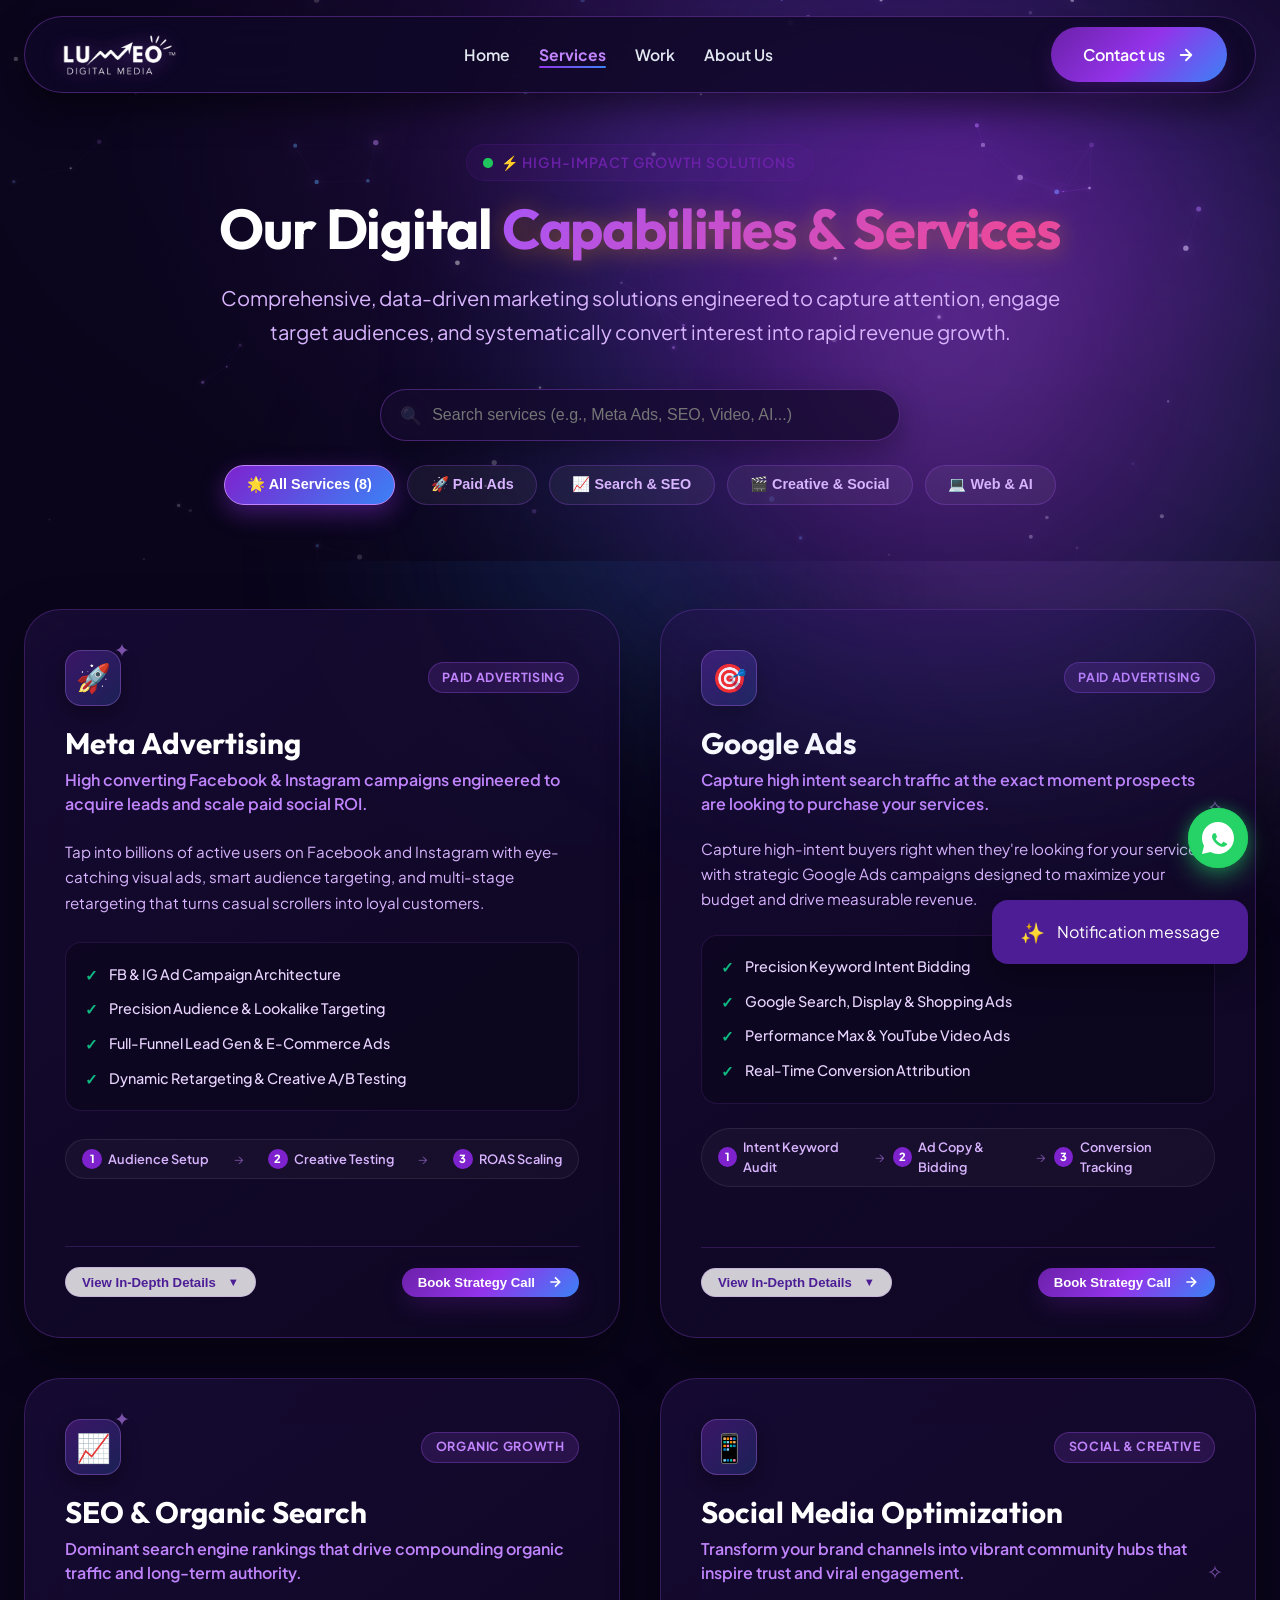
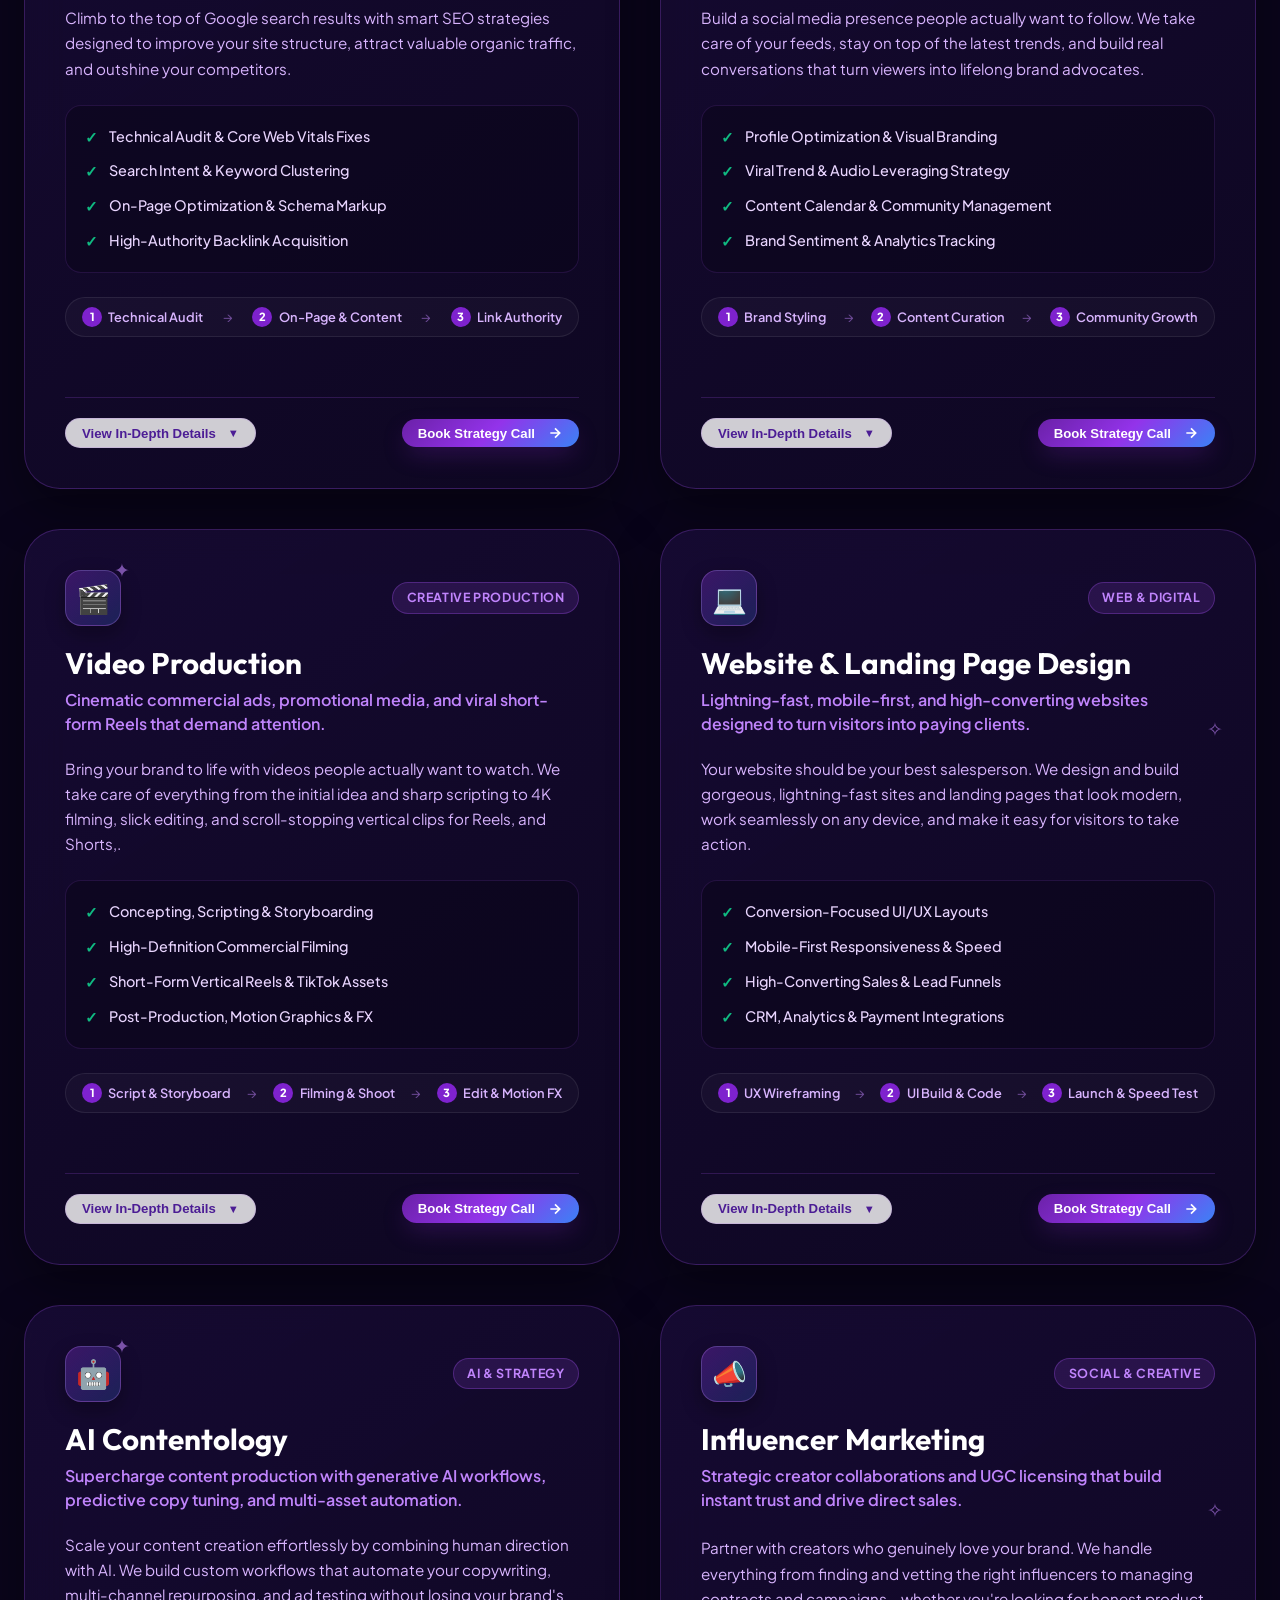
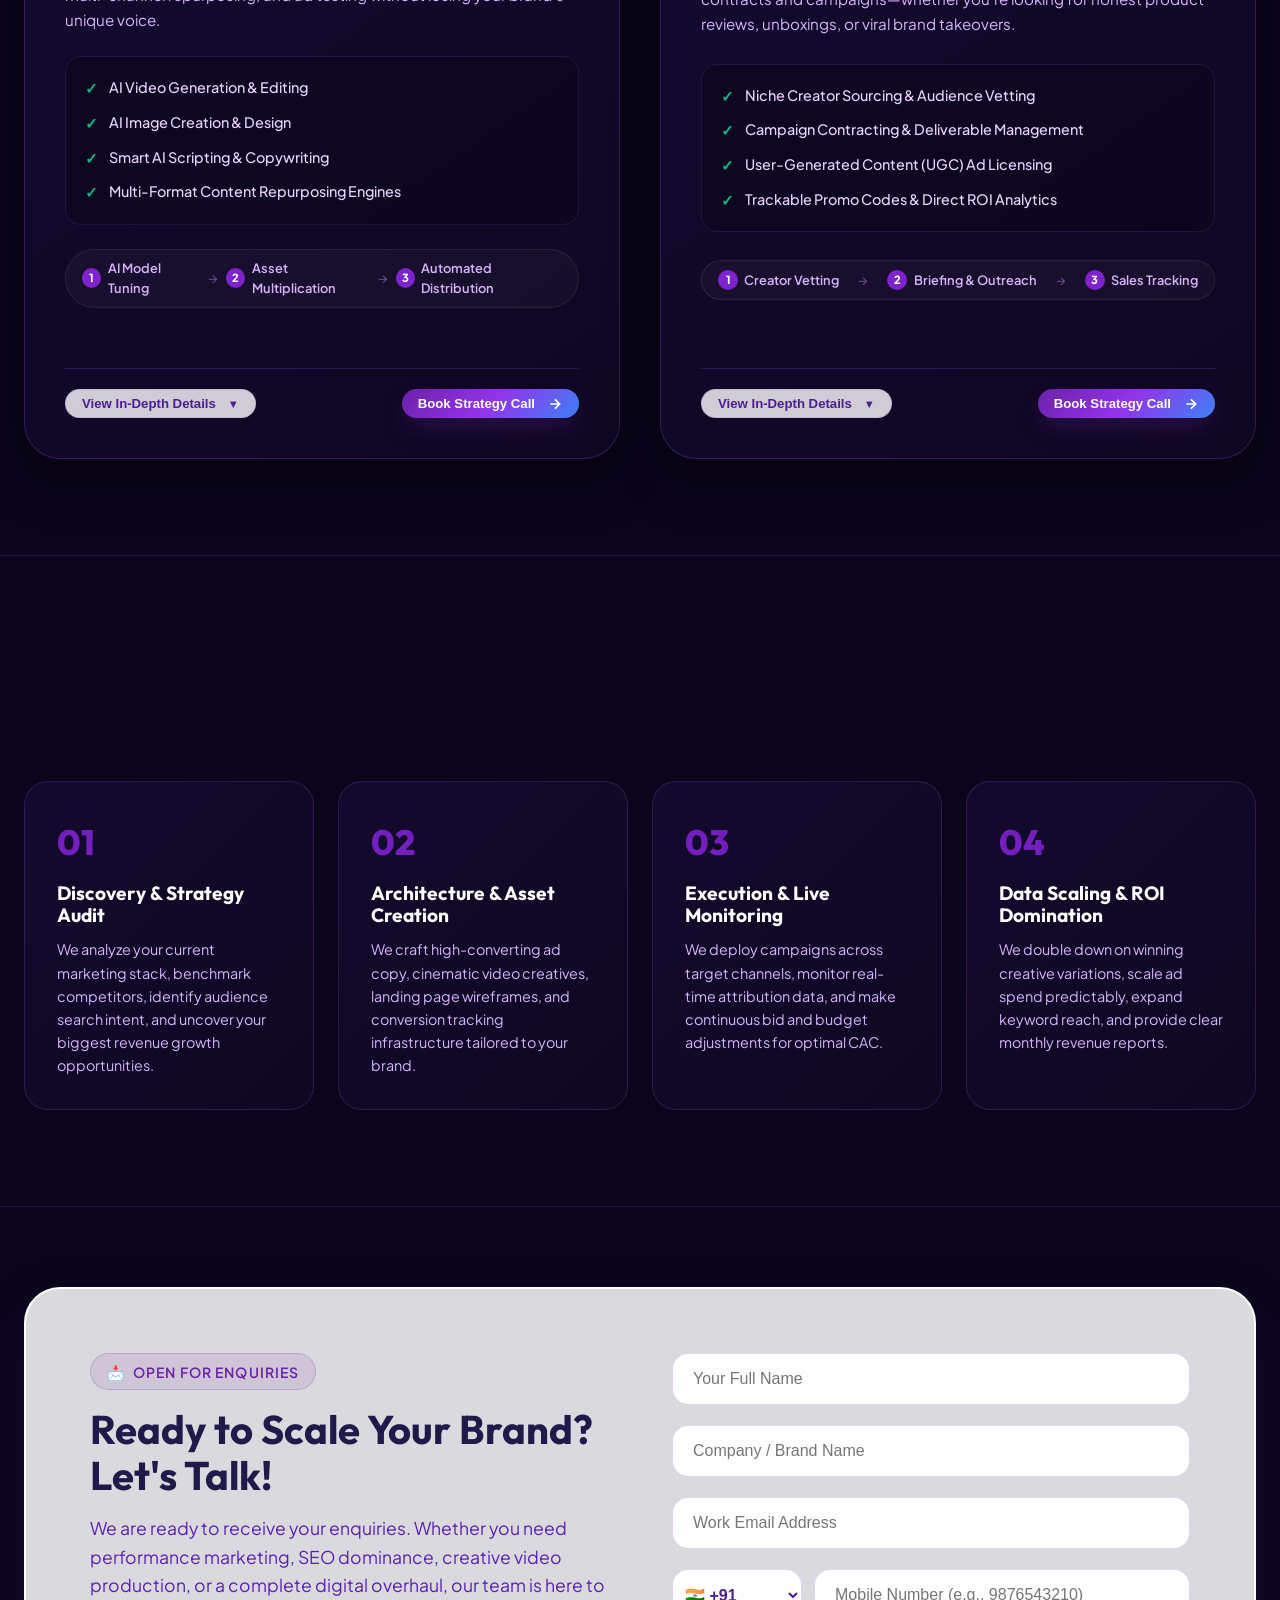
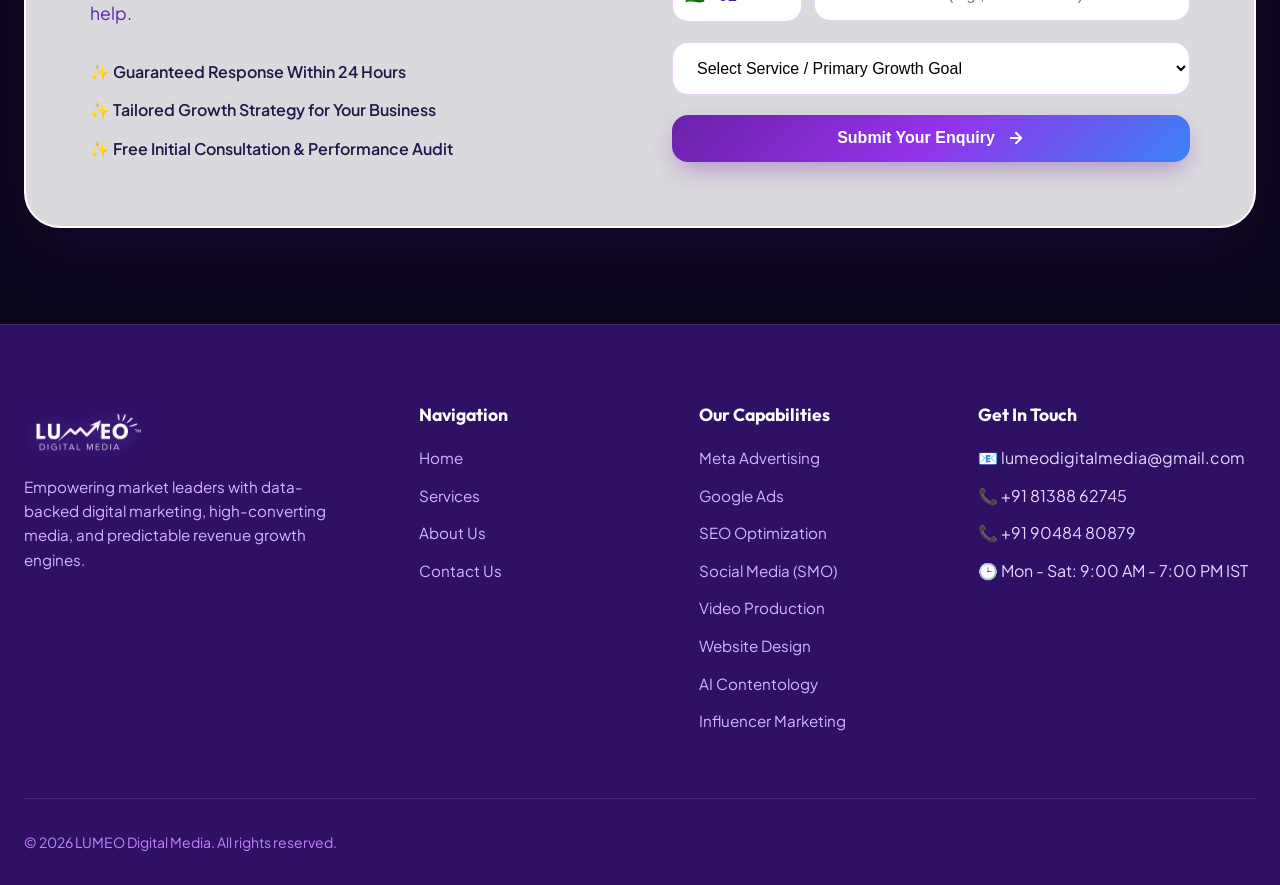
<file: services.html>
<!DOCTYPE html>
<html lang="en">

<head>
  <meta charset="UTF-8">
  <meta name="viewport" content="width=device-width, initial-scale=1.0">

  <!-- Preconnect to Google Fonts early -->
  <link rel="preconnect" href="https://fonts.googleapis.com">
  <link rel="preconnect" href="https://fonts.gstatic.com" crossorigin>

  <title>Services & Capabilities | LUMEO Digital Media - High-Impact Marketing Solutions</title>
  <meta name="description"
    content="Explore detailed growth services by LUMEO Digital Media: Meta Advertising, Google Ads, SEO, SMO, Video Production, Website Design, AI Contentology, and Influencer Marketing.">
  <meta name="theme-color" content="#F3E8FF">

  <!-- OpenGraph Meta -->
  <meta property="og:title" content="LUMEO Digital Media Services | High-Performance Growth Capabilities">
  <meta property="og:description"
    content="Explore detailed information on our core digital marketing services engineered for maximum ROI and brand acceleration.">
  <meta property="og:type" content="website">

  <!-- Google Fonts (Non-Render-Blocking with display=swap) -->
  <link rel="preload" as="style"
    href="https://fonts.googleapis.com/css2?family=Outfit:wght@400;500;600;700;800;900&family=Plus+Jakarta+Sans:wght@400;500;600;700;800&display=swap">
  <link
    href="https://fonts.googleapis.com/css2?family=Outfit:wght@400;500;600;700;800;900&family=Plus+Jakarta+Sans:wght@400;500;600;700;800&display=swap"
    rel="stylesheet" media="print" onload="this.media='all'">
  <noscript>
    <link
      href="https://fonts.googleapis.com/css2?family=Outfit:wght@400;500;600;700;800;900&family=Plus+Jakarta+Sans:wght@400;500;600;700;800&display=swap"
      rel="stylesheet">
  </noscript>

  <!-- Favicon / Logo -->
  <link rel="icon" type="image/png" href="assets/logo.png">

  <!-- Stylesheet -->
  <link rel="stylesheet" href="css/styles.css">

  <!-- Deferred JavaScript -->
  <script src="js/script.js" defer></script>
</head>

<body>

  <!-- Ambient Animated Background Blobs -->
  <div class="bg-ambient-blob blob-1"></div>
  <div class="bg-ambient-blob blob-2"></div>
  <div class="bg-ambient-blob blob-3"></div>

  <!-- Top Navigation Header -->
  <header class="navbar">
    <div class="container">
      <div class="nav-container">
        <a href="index.html" class="brand-logo" id="mainBrandLogo">
          <img src="new logo/Lumeo_Digital_Logo_Header_transparent.png" alt="LUMEO Digital Media Logo" id="navLogoImg"
            width="1400" height="567" decoding="async">
        </a>

        <ul class="nav-links" id="navLinks">
          <li><a href="index.html#hero" class="nav-link">Home</a></li>
          <li><a href="services.html" class="nav-link active" style="color: #C084FC; font-weight: 700;">Services</a>
          </li>
          <li><a href="work.html" class="nav-link">Work</a></li>
          <li><a href="about-us.html" class="nav-link">About Us</a></li>
        </ul>

        <a href="#audit" class="btn btn-primary" id="headerCtaBtn">
          <span>Contact us</span>
          <svg width="18" height="18" viewBox="0 0 24 24" fill="none" stroke="currentColor" stroke-width="2.5"
            stroke-linecap="round" stroke-linejoin="round">
            <path d="M5 12h14M12 5l7 7-7 7" />
          </svg>
        </a>

        <button class="mobile-menu-btn" id="mobileMenuBtn" aria-label="Toggle navigation">
          <svg width="24" height="24" viewBox="0 0 24 24" fill="none" stroke="currentColor" stroke-width="2.5"
            stroke-linecap="round" stroke-linejoin="round">
            <line x1="3" y1="12" x2="21" y2="12"></line>
            <line x1="3" y1="6" x2="21" y2="6"></line>
            <line x1="3" y1="18" x2="21" y2="18"></line>
          </svg>
        </button>
      </div>
    </div>
  </header>

  <!-- Hero Section for Services -->
  <section class="services-hero-section" id="hero">
    <!-- Canvas for interactive background starfield -->
    <canvas id="heroCanvas" class="hero-particles-canvas"></canvas>
    <div class="hero-bg-overlay"></div>
    <div class="hero-bg-glow"></div>

    <div class="container" style="position: relative; z-index: 5;">
      <div class="services-hero-header fade-in-up">
        <div class="section-tag" style="display: inline-flex;">
          <span class="tag-pulse-dot"></span>
          <span>⚡ High-Impact Growth Solutions</span>
        </div>
        <h1 class="services-hero-title">Our Digital <span class="text-gradient animated-gradient-text">Capabilities &
            Services</span></h1>
        <p class="services-hero-subtitle">
          Comprehensive, data-driven marketing solutions engineered to capture attention, engage target audiences, and
          systematically convert interest into rapid revenue growth.
        </p>

        <!-- Category Filter & Search Toolbar -->
        <div class="services-toolbar-container">
          <div class="services-search-wrapper">
            <span class="search-icon">🔍</span>
            <input type="text" id="serviceSearchInput" placeholder="Search services (e.g., Meta Ads, SEO, Video, AI...)"
              aria-label="Search Services">
          </div>

          <div class="category-filter-tabs" id="categoryFilterTabs">
            <button class="filter-btn active" data-category="all">🌟 All Services (8)</button>
            <button class="filter-btn" data-category="paid-ads">🚀 Paid Ads</button>
            <button class="filter-btn" data-category="search-seo">📈 Search & SEO</button>
            <button class="filter-btn" data-category="creative-media">🎬 Creative & Social</button>
            <button class="filter-btn" data-category="web-ai">💻 Web & AI</button>
          </div>
        </div>
      </div>
    </div>
  </section>

  <!-- Detailed Services Main Container -->
  <main class="services-main-section">
    <div class="container">

      <!-- Interactive Services Grid / Cards -->
      <div class="services-detailed-grid" id="servicesDetailedGrid">

        <!-- 1. Meta Advertising -->
        <article class="service-detail-card fade-in-up" data-category="paid-ads" data-service-id="meta_advertising"
          id="meta-advertising">
          <div class="card-sparkle sparkle-1">✦</div>
          <div class="card-top">
            <div class="service-badge-row">
              <div class="service-icon-box">🚀</div>
              <span class="service-cat-pill">Paid Advertising</span>
            </div>
            <h3>Meta Advertising</h3>
            <p class="service-tagline">High converting Facebook & Instagram campaigns engineered to acquire leads and
              scale paid social ROI.</p>
          </div>

          <div class="service-overview-block">
            <p>Tap into billions of active users on Facebook and Instagram with eye-catching visual ads, smart audience
              targeting, and multi-stage retargeting that turns casual scrollers into loyal customers.</p>
          </div>

          <div class="service-highlights-grid">
            <div class="highlight-item"><span class="check">✓</span> FB & IG Ad Campaign Architecture</div>
            <div class="highlight-item"><span class="check">✓</span> Precision Audience & Lookalike Targeting</div>
            <div class="highlight-item"><span class="check">✓</span> Full-Funnel Lead Gen & E-Commerce Ads</div>
            <div class="highlight-item"><span class="check">✓</span> Dynamic Retargeting & Creative A/B Testing</div>
          </div>

          <!-- Process Pills -->
          <div class="service-process-strip">
            <div class="process-step"><span>1</span> Audience Setup</div>
            <div class="process-arrow">→</div>
            <div class="process-step"><span>2</span> Creative Testing</div>
            <div class="process-arrow">→</div>
            <div class="process-step"><span>3</span> ROAS Scaling</div>
          </div>

          <!-- Expandable Technical Breakdown Accordion -->
          <div class="service-accordion-content" id="accordion-meta">
            <div class="accordion-inner">
              <div class="acc-row">
                <strong>Target Audience:</strong> B2B & B2C brands looking for rapid customer acquisition, e-commerce
                stores, and lead-gen businesses.
              </div>
              <div class="acc-row">
                <strong>Key KPIs Tracked:</strong> Cost Per Lead (CPL), Customer Acquisition Cost (CAC), Click-Through
                Rate (CTR), and Return on Ad Spend (ROAS).
              </div>
              <div class="acc-row">
                <strong>Tech & Platforms:</strong> Meta Ads Manager, Facebook Pixel, Conversions API, Hyros Attribution.
              </div>
            </div>
          </div>

          <div class="card-footer-actions">
            <button class="btn btn-secondary btn-sm toggle-accordion-btn" data-target="accordion-meta">
              <span>View In-Depth Details</span>
              <span class="acc-icon">▼</span>
            </button>
            <button class="btn btn-primary btn-sm book-service-btn" data-service-val="meta_advertising"
              data-service-title="Meta Advertising">
              <span>Book Strategy Call</span>
              <svg width="16" height="16" viewBox="0 0 24 24" fill="none" stroke="currentColor" stroke-width="2.5">
                <path d="M5 12h14M12 5l7 7-7 7" />
              </svg>
            </button>
          </div>
        </article>

        <!-- 2. Google Ads -->
        <article class="service-detail-card fade-in-up delay-1" data-category="paid-ads" data-service-id="google_ads"
          id="google-ads">
          <div class="card-sparkle sparkle-2">✧</div>
          <div class="card-top">
            <div class="service-badge-row">
              <div class="service-icon-box">🎯</div>
              <span class="service-cat-pill">Paid Advertising</span>
            </div>
            <h3>Google Ads</h3>
            <p class="service-tagline">Capture high intent search traffic at the exact moment prospects are looking to
              purchase your services.</p>
          </div>

          <div class="service-overview-block">
            <p>Capture high-intent buyers right when they're looking for your services with strategic Google Ads
              campaigns designed to maximize your budget and drive measurable revenue.</p>
          </div>

          <div class="service-highlights-grid">
            <div class="highlight-item"><span class="check">✓</span> Precision Keyword Intent Bidding</div>
            <div class="highlight-item"><span class="check">✓</span> Google Search, Display & Shopping Ads</div>
            <div class="highlight-item"><span class="check">✓</span> Performance Max & YouTube Video Ads</div>
            <div class="highlight-item"><span class="check">✓</span> Real-Time Conversion Attribution</div>
          </div>

          <div class="service-process-strip">
            <div class="process-step"><span>1</span> Intent Keyword Audit</div>
            <div class="process-arrow">→</div>
            <div class="process-step"><span>2</span> Ad Copy & Bidding</div>
            <div class="process-arrow">→</div>
            <div class="process-step"><span>3</span> Conversion Tracking</div>
          </div>

          <div class="service-accordion-content" id="accordion-google">
            <div class="accordion-inner">
              <div class="acc-row">
                <strong>Target Audience:</strong> High-intent service providers, e-commerce retailers, and companies
                capturing existing demand.
              </div>
              <div class="acc-row">
                <strong>Key KPIs Tracked:</strong> Cost Per Click (CPC), Quality Score, Conversion Rate (CVR), and ROAS.
              </div>
              <div class="acc-row">
                <strong>Tech & Platforms:</strong> Google Ads Editor, GA4 Analytics, Google Tag Manager, Keyword
                Planner.
              </div>
            </div>
          </div>

          <div class="card-footer-actions">
            <button class="btn btn-secondary btn-sm toggle-accordion-btn" data-target="accordion-google">
              <span>View In-Depth Details</span>
              <span class="acc-icon">▼</span>
            </button>
            <button class="btn btn-primary btn-sm book-service-btn" data-service-val="google_ads"
              data-service-title="Google Ads">
              <span>Book Strategy Call</span>
              <svg width="16" height="16" viewBox="0 0 24 24" fill="none" stroke="currentColor" stroke-width="2.5">
                <path d="M5 12h14M12 5l7 7-7 7" />
              </svg>
            </button>
          </div>
        </article>

        <!-- 3. Search Engine Optimization (SEO) -->
        <article class="service-detail-card fade-in-up delay-2" data-category="search-seo" data-service-id="seo"
          id="seo">
          <div class="card-sparkle sparkle-1">✦</div>
          <div class="card-top">
            <div class="service-badge-row">
              <div class="service-icon-box">📈</div>
              <span class="service-cat-pill">Organic Growth</span>
            </div>
            <h3>SEO & Organic Search</h3>
            <p class="service-tagline">Dominant search engine rankings that drive compounding organic traffic and
              long-term authority.</p>
          </div>

          <div class="service-overview-block">
            <p>Climb to the top of Google search results with smart SEO strategies designed to improve your site
              structure, attract valuable organic traffic, and outshine your competitors.</p>
          </div>

          <div class="service-highlights-grid">
            <div class="highlight-item"><span class="check">✓</span> Technical Audit & Core Web Vitals Fixes</div>
            <div class="highlight-item"><span class="check">✓</span> Search Intent & Keyword Clustering</div>
            <div class="highlight-item"><span class="check">✓</span> On-Page Optimization & Schema Markup</div>
            <div class="highlight-item"><span class="check">✓</span> High-Authority Backlink Acquisition</div>
          </div>

          <div class="service-process-strip">
            <div class="process-step"><span>1</span> Technical Audit</div>
            <div class="process-arrow">→</div>
            <div class="process-step"><span>2</span> On-Page & Content</div>
            <div class="process-arrow">→</div>
            <div class="process-step"><span>3</span> Link Authority</div>
          </div>

          <div class="service-accordion-content" id="accordion-seo">
            <div class="accordion-inner">
              <div class="acc-row">
                <strong>Target Audience:</strong> Businesses seeking sustainable, non-paid customer acquisition and
                organic brand trust.
              </div>
              <div class="acc-row">
                <strong>Key KPIs Tracked:</strong> Organic Impressions, Keyword Rankings, Domain Authority, Organic Lead
                Volume.
              </div>
              <div class="acc-row">
                <strong>Tech & Tools:</strong> Ahrefs, SEMrush, Google Search Console, Screaming Frog.
              </div>
            </div>
          </div>

          <div class="card-footer-actions">
            <button class="btn btn-secondary btn-sm toggle-accordion-btn" data-target="accordion-seo">
              <span>View In-Depth Details</span>
              <span class="acc-icon">▼</span>
            </button>
            <button class="btn btn-primary btn-sm book-service-btn" data-service-val="seo"
              data-service-title="SEO Optimization">
              <span>Book Strategy Call</span>
              <svg width="16" height="16" viewBox="0 0 24 24" fill="none" stroke="currentColor" stroke-width="2.5">
                <path d="M5 12h14M12 5l7 7-7 7" />
              </svg>
            </button>
          </div>
        </article>

        <!-- 4. Social Media Optimization (SMO) -->
        <article class="service-detail-card fade-in-up" data-category="creative-media" data-service-id="smo" id="smo">
          <div class="card-sparkle sparkle-2">✧</div>
          <div class="card-top">
            <div class="service-badge-row">
              <div class="service-icon-box">📱</div>
              <span class="service-cat-pill">Social & Creative</span>
            </div>
            <h3>Social Media Optimization</h3>
            <p class="service-tagline">Transform your brand channels into vibrant community hubs that inspire trust and
              viral engagement.</p>
          </div>

          <div class="service-overview-block">
            <p>Build a social media presence people actually want to follow. We take care of your feeds, stay on top of
              the latest trends, and build real conversations that turn viewers into lifelong brand advocates.</p>
          </div>

          <div class="service-highlights-grid">
            <div class="highlight-item"><span class="check">✓</span> Profile Optimization & Visual Branding</div>
            <div class="highlight-item"><span class="check">✓</span> Viral Trend & Audio Leveraging Strategy</div>
            <div class="highlight-item"><span class="check">✓</span> Content Calendar & Community Management</div>
            <div class="highlight-item"><span class="check">✓</span> Brand Sentiment & Analytics Tracking</div>
          </div>

          <div class="service-process-strip">
            <div class="process-step"><span>1</span> Brand Styling</div>
            <div class="process-arrow">→</div>
            <div class="process-step"><span>2</span> Content Curation</div>
            <div class="process-arrow">→</div>
            <div class="process-step"><span>3</span> Community Growth</div>
          </div>

          <div class="service-accordion-content" id="accordion-smo">
            <div class="accordion-inner">
              <div class="acc-row">
                <strong>Target Audience:</strong> Lifestyle, B2C, retail, personal brands, and companies seeking active
                audience engagement.
              </div>
              <div class="acc-row">
                <strong>Key KPIs Tracked:</strong> Follower Growth Rate, Engagement Rate, Share Rate, Profile Visits.
              </div>
              <div class="acc-row">
                <strong>Platforms:</strong> Instagram, LinkedIn, TikTok, X (Twitter), YouTube.
              </div>
            </div>
          </div>

          <div class="card-footer-actions">
            <button class="btn btn-secondary btn-sm toggle-accordion-btn" data-target="accordion-smo">
              <span>View In-Depth Details</span>
              <span class="acc-icon">▼</span>
            </button>
            <button class="btn btn-primary btn-sm book-service-btn" data-service-val="smo"
              data-service-title="Social Media Optimization">
              <span>Book Strategy Call</span>
              <svg width="16" height="16" viewBox="0 0 24 24" fill="none" stroke="currentColor" stroke-width="2.5">
                <path d="M5 12h14M12 5l7 7-7 7" />
              </svg>
            </button>
          </div>
        </article>

        <!-- 5. Video Production -->
        <article class="service-detail-card fade-in-up delay-1" data-category="creative-media"
          data-service-id="video_production" id="video-production">
          <div class="card-sparkle sparkle-1">✦</div>
          <div class="card-top">
            <div class="service-badge-row">
              <div class="service-icon-box">🎬</div>
              <span class="service-cat-pill">Creative Production</span>
            </div>
            <h3>Video Production</h3>
            <p class="service-tagline">Cinematic commercial ads, promotional media, and viral short-form Reels that
              demand attention.</p>
          </div>

          <div class="service-overview-block">
            <p>Bring your brand to life with videos people actually want to watch. We take care of everything from the
              initial idea and sharp scripting to 4K filming, slick editing, and scroll-stopping vertical clips for
              Reels, and Shorts,.</p>
          </div>

          <div class="service-highlights-grid">
            <div class="highlight-item"><span class="check">✓</span> Concepting, Scripting & Storyboarding</div>
            <div class="highlight-item"><span class="check">✓</span> High-Definition Commercial Filming</div>
            <div class="highlight-item"><span class="check">✓</span> Short-Form Vertical Reels & TikTok Assets</div>
            <div class="highlight-item"><span class="check">✓</span> Post-Production, Motion Graphics & FX</div>
          </div>

          <div class="service-process-strip">
            <div class="process-step"><span>1</span> Script & Storyboard</div>
            <div class="process-arrow">→</div>
            <div class="process-step"><span>2</span> Filming & Shoot</div>
            <div class="process-arrow">→</div>
            <div class="process-step"><span>3</span> Edit & Motion FX</div>
          </div>

          <div class="service-accordion-content" id="accordion-video">
            <div class="accordion-inner">
              <div class="acc-row">
                <strong>Target Audience:</strong> Brands looking for high-converting video ad creatives, corporate
                showcase videos, and viral social content.
              </div>
              <div class="acc-row">
                <strong>Key KPIs Tracked:</strong> 3-Second Hook Retention, Average Watch Time, Video Play Rate,
                Click-Through Rate.
              </div>
              <div class="acc-row">
                <strong>Software & Gear:</strong> Adobe Premiere Pro, After Effects, DaVinci Resolve, 4K Cinema Rigging.
              </div>
            </div>
          </div>

          <div class="card-footer-actions">
            <button class="btn btn-secondary btn-sm toggle-accordion-btn" data-target="accordion-video">
              <span>View In-Depth Details</span>
              <span class="acc-icon">▼</span>
            </button>
            <button class="btn btn-primary btn-sm book-service-btn" data-service-val="video_production"
              data-service-title="Video Production">
              <span>Book Strategy Call</span>
              <svg width="16" height="16" viewBox="0 0 24 24" fill="none" stroke="currentColor" stroke-width="2.5">
                <path d="M5 12h14M12 5l7 7-7 7" />
              </svg>
            </button>
          </div>
        </article>

        <!-- 6. Website & Landing Page Design -->
        <article class="service-detail-card fade-in-up delay-2" data-category="web-ai" data-service-id="website_design"
          id="website-design">
          <div class="card-sparkle sparkle-2">✧</div>
          <div class="card-top">
            <div class="service-badge-row">
              <div class="service-icon-box">💻</div>
              <span class="service-cat-pill">Web & Digital</span>
            </div>
            <h3>Website & Landing Page Design</h3>
            <p class="service-tagline">Lightning-fast, mobile-first, and high-converting websites designed to turn
              visitors into paying clients.</p>
          </div>

          <div class="service-overview-block">
            <p>Your website should be your best salesperson. We design and build gorgeous, lightning-fast sites and
              landing pages that look modern, work seamlessly on any device, and make it easy for visitors to take
              action.</p>
          </div>

          <div class="service-highlights-grid">
            <div class="highlight-item"><span class="check">✓</span> Conversion-Focused UI/UX Layouts</div>
            <div class="highlight-item"><span class="check">✓</span> Mobile-First Responsiveness & Speed</div>
            <div class="highlight-item"><span class="check">✓</span> High-Converting Sales & Lead Funnels</div>
            <div class="highlight-item"><span class="check">✓</span> CRM, Analytics & Payment Integrations</div>
          </div>

          <div class="service-process-strip">
            <div class="process-step"><span>1</span> UX Wireframing</div>
            <div class="process-arrow">→</div>
            <div class="process-step"><span>2</span> UI Build & Code</div>
            <div class="process-arrow">→</div>
            <div class="process-step"><span>3</span> Launch & Speed Test</div>
          </div>

          <div class="service-accordion-content" id="accordion-web">
            <div class="accordion-inner">
              <div class="acc-row">
                <strong>Target Audience:</strong> Enterprises and startups needing modern web redesigns or dedicated
                landing pages for ad campaigns.
              </div>
              <div class="acc-row">
                <strong>Key KPIs Tracked:</strong> Page Load Time (&lt; 1.5s), Bounce Rate, Form Conversion Rate, Mobile
                Performance Score.
              </div>
              <div class="acc-row">
                <strong>Tech Stack:</strong> HTML5, CSS3, JavaScript, Webflow, WordPress, React / Vite.
              </div>
            </div>
          </div>

          <div class="card-footer-actions">
            <button class="btn btn-secondary btn-sm toggle-accordion-btn" data-target="accordion-web">
              <span>View In-Depth Details</span>
              <span class="acc-icon">▼</span>
            </button>
            <button class="btn btn-primary btn-sm book-service-btn" data-service-val="website_design"
              data-service-title="Website & Landing Page Design">
              <span>Book Strategy Call</span>
              <svg width="16" height="16" viewBox="0 0 24 24" fill="none" stroke="currentColor" stroke-width="2.5">
                <path d="M5 12h14M12 5l7 7-7 7" />
              </svg>
            </button>
          </div>
        </article>

        <!-- 7. AI Contentology -->
        <article class="service-detail-card fade-in-up" data-category="web-ai" data-service-id="ai_contentology"
          id="ai-contentology">
          <div class="card-sparkle sparkle-1">✦</div>
          <div class="card-top">
            <div class="service-badge-row">
              <div class="service-icon-box">🤖</div>
              <span class="service-cat-pill">AI & Strategy</span>
            </div>
            <h3>AI Contentology</h3>
            <p class="service-tagline">Supercharge content production with generative AI workflows, predictive copy
              tuning, and multi-asset automation.</p>
          </div>

          <div class="service-overview-block">
            <p>Scale your content creation effortlessly by combining human direction with AI. We build custom workflows
              that automate your copywriting, multi-channel repurposing, and ad testing without losing your brand's
              unique voice.</p>
          </div>

          <div class="service-highlights-grid">
            <div class="highlight-item"><span class="check">✓</span> AI Video Generation & Editing</div>
            <div class="highlight-item"><span class="check">✓</span> AI Image Creation & Design</div>
            <div class="highlight-item"><span class="check">✓</span> Smart AI Scripting & Copywriting</div>
            <div class="highlight-item"><span class="check">✓</span> Multi-Format Content Repurposing Engines</div>
          </div>

          <div class="service-process-strip">
            <div class="process-step"><span>1</span> AI Model Tuning</div>
            <div class="process-arrow">→</div>
            <div class="process-step"><span>2</span> Asset Multiplication</div>
            <div class="process-arrow">→</div>
            <div class="process-step"><span>3</span> Automated Distribution</div>
          </div>

          <div class="service-accordion-content" id="accordion-ai">
            <div class="accordion-inner">
              <div class="acc-row">
                <strong>Target Audience:</strong> High-volume content marketers, agencies, and brands scaling
                multi-channel messaging rapidly.
              </div>
              <div class="acc-row">
                <strong>Key KPIs Tracked:</strong> Content Production Velocity (10x), Asset Multiplicity, Ad Testing
                Variations.
              </div>
              <div class="acc-row">
                <strong>Tech Stack:</strong> Custom LLM Prompts, ChatGPT-4o, Midjourney, Claude API, Make.com Workflows.
              </div>
            </div>
          </div>

          <div class="card-footer-actions">
            <button class="btn btn-secondary btn-sm toggle-accordion-btn" data-target="accordion-ai">
              <span>View In-Depth Details</span>
              <span class="acc-icon">▼</span>
            </button>
            <button class="btn btn-primary btn-sm book-service-btn" data-service-val="ai_contentology"
              data-service-title="AI Contentology">
              <span>Book Strategy Call</span>
              <svg width="16" height="16" viewBox="0 0 24 24" fill="none" stroke="currentColor" stroke-width="2.5">
                <path d="M5 12h14M12 5l7 7-7 7" />
              </svg>
            </button>
          </div>
        </article>

        <!-- 8. Influencer Marketing -->
        <article class="service-detail-card fade-in-up delay-1" data-category="creative-media"
          data-service-id="influencer_marketing" id="influencer-marketing">
          <div class="card-sparkle sparkle-2">✧</div>
          <div class="card-top">
            <div class="service-badge-row">
              <div class="service-icon-box">📣</div>
              <span class="service-cat-pill">Social & Creative</span>
            </div>
            <h3>Influencer Marketing</h3>
            <p class="service-tagline">Strategic creator collaborations and UGC licensing that build instant trust and
              drive direct sales.</p>
          </div>

          <div class="service-overview-block">
            <p>Partner with creators who genuinely love your brand. We handle everything from finding and vetting the
              right influencers to managing contracts and campaigns—whether you're looking for honest product reviews,
              unboxings, or viral brand takeovers.</p>
          </div>

          <div class="service-highlights-grid">
            <div class="highlight-item"><span class="check">✓</span> Niche Creator Sourcing & Audience Vetting</div>
            <div class="highlight-item"><span class="check">✓</span> Campaign Contracting & Deliverable Management</div>
            <div class="highlight-item"><span class="check">✓</span> User-Generated Content (UGC) Ad Licensing</div>
            <div class="highlight-item"><span class="check">✓</span> Trackable Promo Codes & Direct ROI Analytics</div>
          </div>

          <div class="service-process-strip">
            <div class="process-step"><span>1</span> Creator Vetting</div>
            <div class="process-arrow">→</div>
            <div class="process-step"><span>2</span> Briefing & Outreach</div>
            <div class="process-arrow">→</div>
            <div class="process-step"><span>3</span> Sales Tracking</div>
          </div>

          <div class="service-accordion-content" id="accordion-influencer">
            <div class="accordion-inner">
              <div class="acc-row">
                <strong>Target Audience:</strong> Consumer goods, e-commerce, mobile apps, and brands desiring viral
                social proof.
              </div>
              <div class="acc-row">
                <strong>Key KPIs Tracked:</strong> Earned Media Value (EMV), Creator Conversion Rate, Promo Code Sales
                Volume.
              </div>
              <div class="acc-row">
                <strong>Platforms:</strong> Instagram Reels, TikTok, YouTube Creators.
              </div>
            </div>
          </div>

          <div class="card-footer-actions">
            <button class="btn btn-secondary btn-sm toggle-accordion-btn" data-target="accordion-influencer">
              <span>View In-Depth Details</span>
              <span class="acc-icon">▼</span>
            </button>
            <button class="btn btn-primary btn-sm book-service-btn" data-service-val="influencer_marketing"
              data-service-title="Influencer Marketing">
              <span>Book Strategy Call</span>
              <svg width="16" height="16" viewBox="0 0 24 24" fill="none" stroke="currentColor" stroke-width="2.5">
                <path d="M5 12h14M12 5l7 7-7 7" />
              </svg>
            </button>
          </div>
        </article>

      </div>

    </div>
  </main>

  <!-- Process Workflow Section ("How We Deliver Growth") -->
  <section class="services-process-section" id="process">
    <div class="container">
      <div class="section-header text-center">
        <div class="section-tag">
          <span>⚡</span> Growth Methodology
        </div>
        <h2>How We Deliver Exceptional Service Results</h2>
        <!-- <p>A systematic, transparent process engineered to minimize risk and maximize campaign return.</p> -->
      </div>

      <div class="process-timeline-grid">

        <div class="process-card fade-in-up">
          <div class="process-num">01</div>
          <h4>Discovery & Strategy Audit</h4>
          <p>We analyze your current marketing stack, benchmark competitors, identify audience search intent, and
            uncover your biggest revenue growth opportunities.</p>
        </div>

        <div class="process-card fade-in-up delay-1">
          <div class="process-num">02</div>
          <h4>Architecture & Asset Creation</h4>
          <p>We craft high-converting ad copy, cinematic video creatives, landing page wireframes, and conversion
            tracking infrastructure tailored to your brand.</p>
        </div>

        <div class="process-card fade-in-up delay-2">
          <div class="process-num">03</div>
          <h4>Execution & Live Monitoring</h4>
          <p>We deploy campaigns across target channels, monitor real-time attribution data, and make continuous bid and
            budget adjustments for optimal CAC.</p>
        </div>

        <div class="process-card fade-in-up delay-3">
          <div class="process-num">04</div>
          <h4>Data Scaling & ROI Domination</h4>
          <p>We double down on winning creative variations, scale ad spend predictably, expand keyword reach, and
            provide clear monthly revenue reports.</p>
        </div>

      </div>
    </div>
  </section>

  <!-- Impact Metrics Bar
  <section class="impact-metrics-section">
    <div class="container">
      <div class="impact-grid glass-stats-bar">
        <div class="stat-item">
          <div class="stat-header">
            <span class="stat-icon">⚡</span>
            <h3 class="stat-number" data-target="10" data-suffix="x">0x</h3>
          </div>
          <p>Average Campaign ROI</p>
        </div>

        <div class="stat-item">
          <div class="stat-header">
            <span class="stat-icon">💰</span>
            <h3 class="stat-number" data-target="45" data-prefix="$" data-suffix="M+">$0M+</h3>
          </div>
          <p>Client Revenue Scaled</p>
        </div>

        <div class="stat-item">
          <div class="stat-header">
            <span class="stat-icon">🎯</span>
            <h3 class="stat-number" data-target="99.4" data-suffix="%">0%</h3>
          </div>
          <p>Client Retention Rate</p>
        </div>

        <div class="stat-item">
          <div class="stat-header">
            <span class="stat-icon">🏆</span>
            <h3 class="stat-number" data-target="500" data-suffix="+">0+</h3>
          </div>
          <p>Campaigns Executed</p>
        </div>
      </div>
    </div>
  </section> -->

  <!-- Audit CTA & Contact Form -->
  <section class="cta-audit" id="audit">
    <div class="container">
      <div class="cta-card">

        <div class="cta-text">
          <div class="section-tag">
            <span>📩</span> Open for Enquiries
          </div>
          <h2><span style="color: #1e1b4b;">Ready to Scale Your Brand? Let's Talk!</span></h2>
          <p>We are ready to receive your enquiries. Whether you need performance marketing, SEO dominance, creative
            video production, or a complete digital overhaul, our team is here to help.</p>

          <ul class="cta-list">
            <li>✨ Guaranteed Response Within 24 Hours</li>
            <li>✨ Tailored Growth Strategy for Your Business</li>
            <li>✨ Free Initial Consultation & Performance Audit</li>
          </ul>
        </div>

        <form class="cta-form" id="auditForm" method="POST">
          <div class="form-group">
            <input type="text" id="clientName" name="Full Name" placeholder="Your Full Name" required>
          </div>

          <div class="form-group">
            <input type="text" id="clientCompany" name="Company Name" placeholder="Company / Brand Name" required>
          </div>

          <div class="form-group">
            <input type="email" id="clientEmail" name="Work Email" placeholder="Work Email Address" required>
          </div>

          <div class="form-group phone-input-container">
            <select id="clientCountryCode" name="Country Code" class="country-code-select" required>
              <option value="+91" selected>🇮🇳 +91</option>
              <option value="+1">🇺🇸 +1</option>
              <option value="+44">🇬🇧 +44</option>
              <option value="+971">🇦🇪 +971</option>
              <option value="+966">🇸🇦 +966</option>
              <option value="+974">🇶🇦 +974</option>
              <option value="+968">🇴🇲 +968</option>
              <option value="+965">🇰🇼 +965</option>
              <option value="+973">🇧🇭 +973</option>
              <option value="+61">🇦🇺 +61</option>
              <option value="+65">🇸🇬 +65</option>
              <option value="+60">🇲🇾 +60</option>
              <option value="+49">🇩🇪 +49</option>
              <option value="+33">🇫🇷 +33</option>
            </select>
            <input type="tel" id="clientPhone" name="Mobile Number" placeholder="Mobile Number (e.g., 9876543210)"
              required pattern="[0-9]{7,15}">
          </div>

          <div class="form-group">
            <select id="clientGoal" name="Selected Service" required>
              <option value="" disabled selected>Select Service / Primary Growth Goal</option>
              <option value="Meta Advertising (Facebook & Instagram)">Meta Advertising (Facebook & Instagram)</option>
              <option value="Google Ads & Search Marketing">Google Ads & Search Marketing</option>
              <option value="SEO & Search Engine Dominance">SEO & Search Engine Dominance</option>
              <option value="Social Media Optimization (SMO)">Social Media Optimization (SMO)</option>
              <option value="Video Production & Creative Media">Video Production & Creative Media</option>
              <option value="Website & Landing Page Design">Website & Landing Page Design</option>
              <option value="AI Contentology & Strategy">AI Contentology & Strategy</option>
              <option value="Influencer Marketing">Influencer Marketing</option>
            </select>
          </div>

          <button type="submit" class="btn btn-primary" id="auditSubmitBtn"
            style="width: 100%; border-radius: var(--radius-md);">
            <span>Submit Your Enquiry</span>
            <svg width="18" height="18" viewBox="0 0 24 24" fill="none" stroke="currentColor" stroke-width="2.5"
              stroke-linecap="round" stroke-linejoin="round">
              <path d="M5 12h14M12 5l7 7-7 7" />
            </svg>
          </button>
        </form>

      </div>
    </div>
  </section>

  <!-- Footer -->
  <footer>
    <div class="container">
      <div class="footer-grid">

        <div class="footer-brand">
          <a href="index.html" class="brand-logo">
            <img src="assets/logo.png" alt="LUMEO Digital Media Logo" width="1200" height="504" loading="lazy"
              decoding="async">
            <!-- <div class="brand-title">LUMEO <span>Digital Media</span></div> -->
          </a>
          <p>Empowering market leaders with data-backed digital marketing, high-converting media, and predictable
            revenue growth engines.</p>
        </div>

        <div class="footer-col">
          <h4>Navigation</h4>
          <ul class="footer-links">
            <li><a href="index.html">Home</a></li>
            <li><a href="services.html">Services</a></li>
            <li><a href="about-us.html">About Us</a></li>
            <li><a href="#audit">Contact Us</a></li>
          </ul>
        </div>

        <div class="footer-col">
          <h4>Our Capabilities</h4>
          <ul class="footer-links">
            <li><a href="#meta-advertising">Meta Advertising</a></li>
            <li><a href="#google-ads">Google Ads</a></li>
            <li><a href="#seo">SEO Optimization</a></li>
            <li><a href="#smo">Social Media (SMO)</a></li>
            <li><a href="#video-production">Video Production</a></li>
            <li><a href="#website-design">Website Design</a></li>
            <li><a href="#ai-contentology">AI Contentology</a></li>
            <li><a href="#influencer-marketing">Influencer Marketing</a></li>
          </ul>
        </div>

        <div class="footer-col">
          <h4>Get In Touch</h4>
          <ul class="footer-links">
            <!-- <li>📍 Pattambi,Kerala, India</li> -->
            <li>📧 lumeodigitalmedia@gmail.com</li>
            <li>📞 +91 81388 62745</li>
            <li>📞 +91 90484 80879</li>
            <li>🕒 Mon - Sat: 9:00 AM - 7:00 PM IST</li>
          </ul>
        </div>

      </div>

      <div class="footer-bottom">
        <p>© 2026 LUMEO Digital Media. All rights reserved.</p>
        <!-- <p>Privacy Policy | Terms of Service | Security</p> -->
      </div>
    </div>
  </footer>

  <!-- Quick Strategy Booking Modal -->
  <div class="service-modal-overlay" id="serviceModalOverlay">
    <div class="service-modal-card">
      <button class="modal-close-btn" id="modalCloseBtn">&times;</button>
      <div class="modal-header">
        <span class="modal-badge">⚡ Quick Strategy Request</span>
        <h3 id="modalServiceTitle">Book Strategy Call</h3>
        <p>Fill in your details to discuss <span id="modalServiceName"
            style="color: #C084FC; font-weight: 700;">Service</span> with our growth experts.</p>
      </div>
      <form class="modal-form" id="modalForm" method="POST">
        <input type="hidden" id="modalServiceVal" name="Requested Service">
        <div class="form-group">
          <input type="text" id="modalClientName" name="Full Name" placeholder="Your Name" required>
        </div>
        <div class="form-group">
          <input type="text" id="modalClientCompany" name="Company Name" placeholder="Company / Brand Name" required>
        </div>
        <div class="form-group">
          <input type="email" id="modalClientEmail" name="Work Email" placeholder="Work Email" required>
        </div>
        <div class="form-group phone-input-container">
          <select id="modalCountryCode" name="Country Code" class="country-code-select"
            style="background: rgba(10, 5, 27, 0.8); color: #FFF; border-color: rgba(168, 85, 247, 0.3);" required>
            <option value="+91" selected>🇮🇳 +91</option>
            <option value="+1">🇺🇸 +1</option>
            <option value="+44">🇬🇧 +44</option>
            <option value="+971">🇦🇪 +971</option>
            <option value="+966">🇸🇦 +966</option>
            <option value="+974">🇶🇦 +974</option>
            <option value="+968">🇴🇲 +968</option>
            <option value="+965">🇰🇼 +965</option>
            <option value="+973">🇧🇭 +973</option>
            <option value="+61">🇦🇺 +61</option>
            <option value="+65">🇸🇬 +65</option>
            <option value="+60">🇲🇾 +60</option>
            <option value="+49">🇩🇪 +49</option>
            <option value="+33">🇫🇷 +33</option>
          </select>
          <input type="tel" id="modalClientPhone" name="Mobile Number" placeholder="Mobile Number" required
            pattern="[0-9]{7,15}">
        </div>
        <button type="submit" class="btn btn-primary" style="width: 100%;">
          <span>Confirm Consultation Request</span>
          <svg width="18" height="18" viewBox="0 0 24 24" fill="none" stroke="currentColor" stroke-width="2.5">
            <path d="M5 12h14M12 5l7 7-7 7" />
          </svg>
        </button>
      </form>
    </div>
  </div>

  <!-- Toast Notification element -->
  <div class="toast-msg" id="toastMsg">
    <span style="font-size: 1.25rem;">✨</span>
    <span class="toast-text">Notification message</span>
  </div>

  <!-- Pinned Floating WhatsApp Button -->
  <a href="https://wa.me/918005863691?text=Hello%20LUMEO%20Digital%20Media!%20I'd%20like%20to%20enquire%20about%20your%20services."
    class="whatsapp-float" target="_blank" rel="noopener noreferrer" aria-label="Chat on WhatsApp">
    <div class="whatsapp-pulse-ring"></div>
    <span class="whatsapp-tooltip">💬 Chat with us on WhatsApp</span>
    <svg viewBox="0 0 32 32">
      <path
        d="M16 0C7.163 0 0 7.163 0 16c0 2.825.738 5.48 2.025 7.775L0 32l8.425-2.025A15.936 15.936 0 0 0 16 32c8.837 0 16-7.163 16-16S24.837 0 16 0zm8.306 22.869c-.35.981-1.744 1.8-2.4 1.913-.612.106-1.4.15-2.256-.125-.519-.169-1.188-.413-2.044-.781-3.6-1.556-5.944-5.213-6.125-5.456-.181-.244-1.469-1.956-1.469-3.731 0-1.775.925-2.65 1.256-3.006.331-.356.725-.444.969-.444.244 0 .488.006.7.012.225.006.525-.088.819.619.3.706 1.025 2.5 1.119 2.688.094.188.156.413.031.662-.125.25-.188.406-.375.625-.188.219-.394.488-.563.656-.188.188-.381.394-.163.769.219.375.969 1.6 2.081 2.594 1.431 1.275 2.638 1.669 3.013 1.856.375.188.594.156.813-.094.219-.25.938-1.094 1.188-1.469.25-.375.5-.313.844-.188.344.125 2.188 1.031 2.563 1.219.375.188.625.281.719.438.094.156.094.906-.256 1.887z" />
    </svg>
  </a>
</body>

</html>
</file>
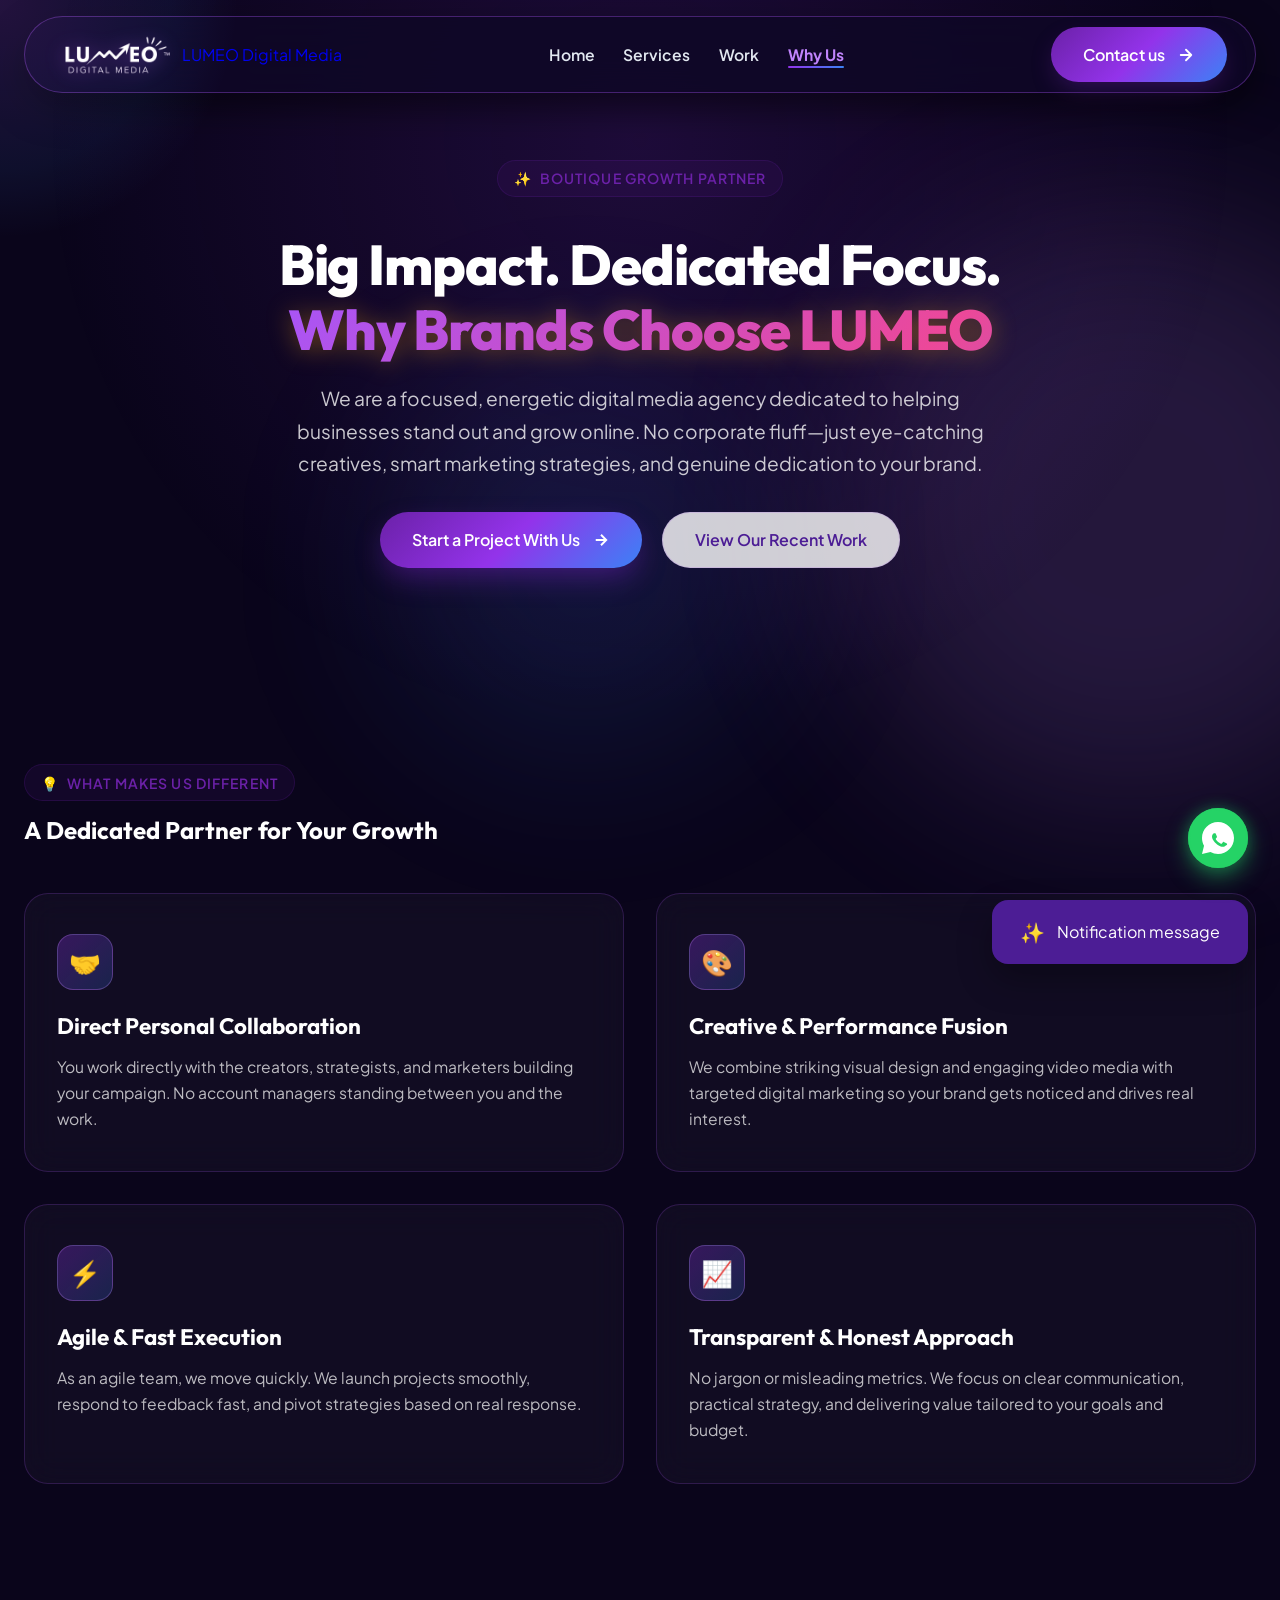
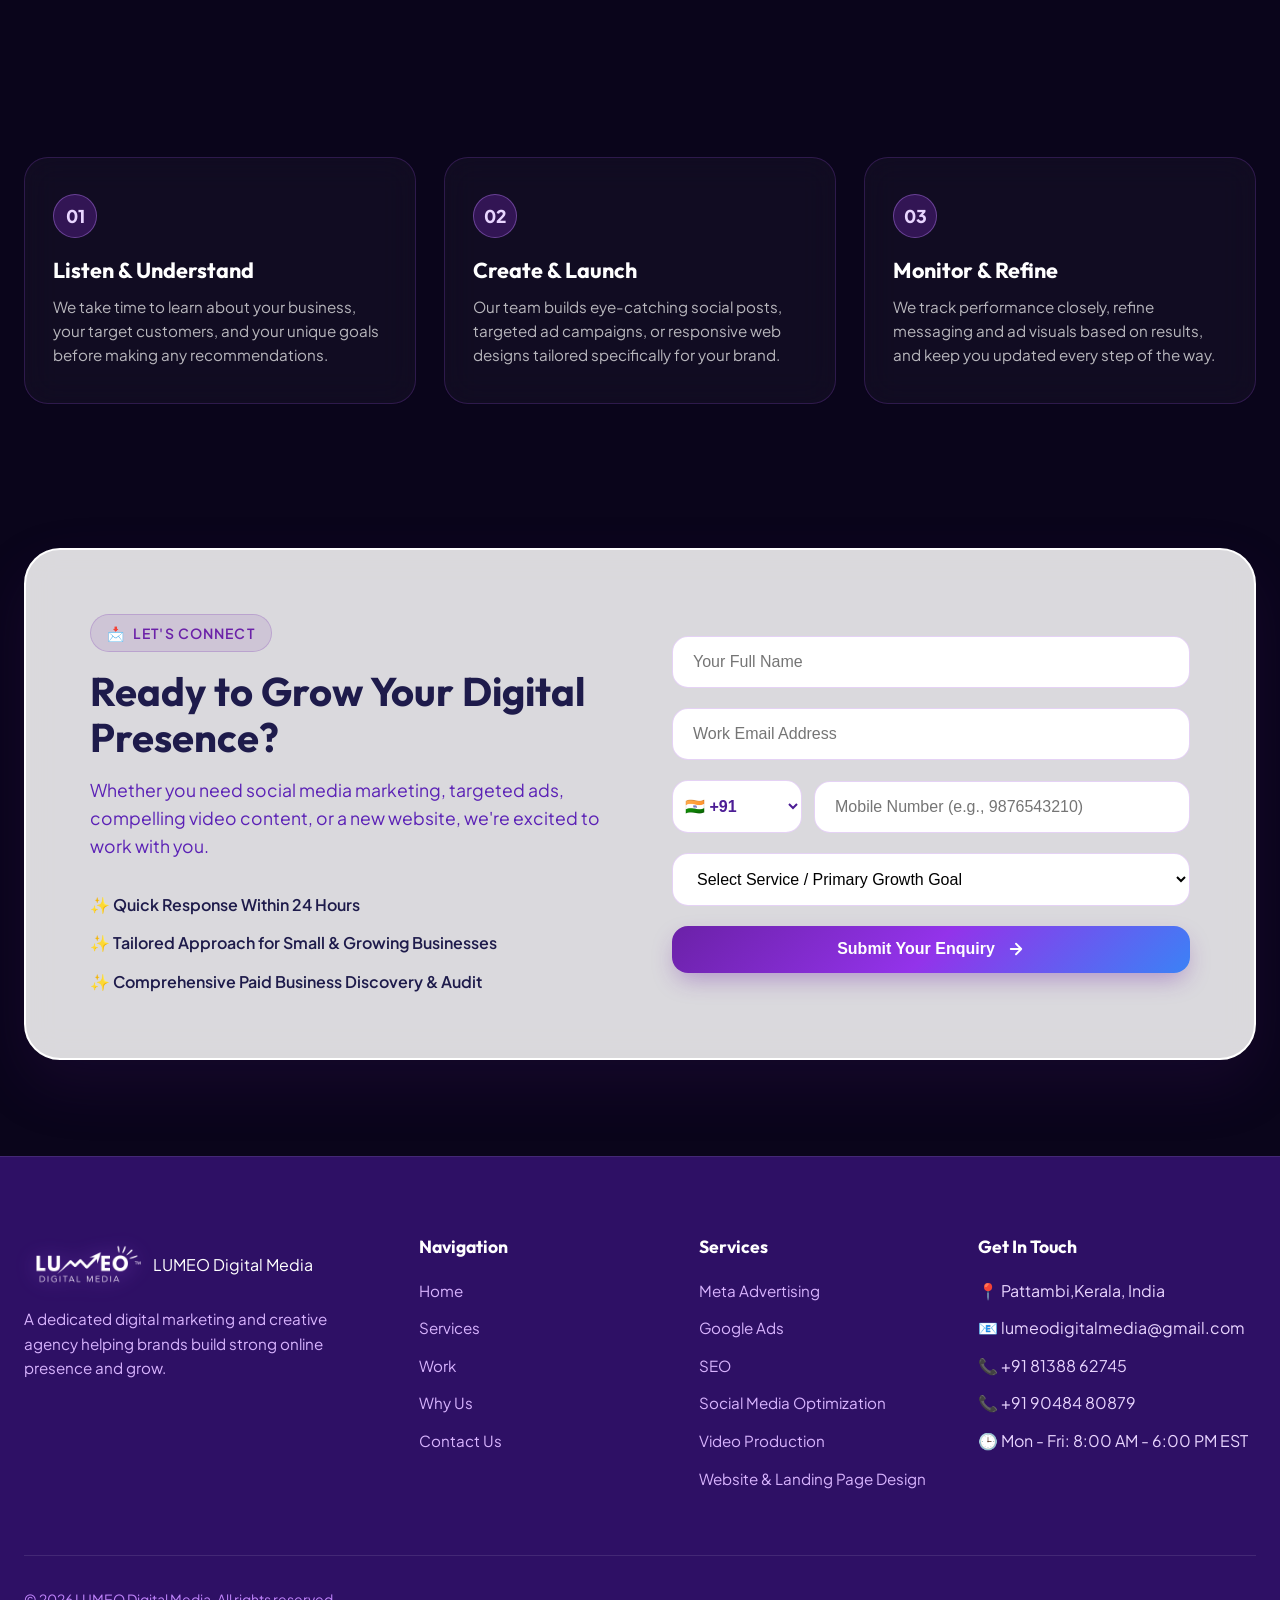
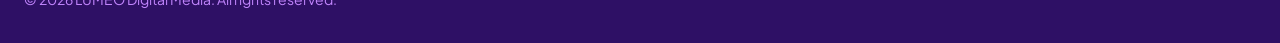
<file: why-us.html>
<!DOCTYPE html>
<html lang="en">

<head>
  <meta charset="UTF-8">
  <meta name="viewport" content="width=device-width, initial-scale=1.0">
  <title>Why Us | LUMEO Digital Media - Creative & Digital Growth Partner</title>
  <meta name="description"
    content="Discover why businesses partner with LUMEO Digital Media. We are a dedicated digital agency offering creative branding, performance marketing, and personal collaboration.">
  <meta name="theme-color" content="#F3E8FF">

  <!-- OpenGraph Meta -->
  <meta property="og:title" content="Why Choose LUMEO Digital Media | Focused Digital Agency">
  <meta property="og:description"
    content="Personal attention, high-impact creative media, and data-driven marketing tailored for your brand's growth.">
  <meta property="og:type" content="website">

  <!-- Google Fonts -->
  <link rel="preconnect" href="https://fonts.googleapis.com">
  <link rel="preconnect" href="https://fonts.gstatic.com" crossorigin>
  <link
    href="https://fonts.googleapis.com/css2?family=Outfit:wght@400;500;600;700;800;900&family=Plus+Jakarta+Sans:wght@400;500;600;700;800&display=swap"
    rel="stylesheet">

  <!-- Favicon / Logo -->
  <link rel="icon" type="image/png" href="assets/logo.png">

  <!-- Stylesheet -->
  <link rel="stylesheet" href="css/styles.css">
</head>

<body>

  <!-- Ambient Animated Background Blobs -->
  <div class="bg-ambient-blob blob-1"></div>
  <div class="bg-ambient-blob blob-2"></div>
  <div class="bg-ambient-blob blob-3"></div>

  <!-- Top Navigation Header -->
  <header class="navbar">
    <div class="container">
      <div class="nav-container">
        <a href="index.html" class="brand-logo" id="mainBrandLogo">
          <img src="assets/logo.png" alt="LUMEO Digital Media Logo" id="navLogoImg">
          <div class="brand-title">LUMEO <span>Digital Media</span></div>
        </a>

        <ul class="nav-links" id="navLinks">
          <li><a href="index.html#hero" class="nav-link">Home</a></li>
          <li><a href="services.html" class="nav-link">Services</a></li>
          <li><a href="work.html" class="nav-link">Work</a></li>
          <li><a href="why-us.html" class="nav-link active" style="color: #C084FC; font-weight: 700;">Why Us</a></li>
        </ul>

        <a href="#audit" class="btn btn-primary" id="headerCtaBtn">
          <span>Contact us</span>
          <svg width="18" height="18" viewBox="0 0 24 24" fill="none" stroke="currentColor" stroke-width="2.5"
            stroke-linecap="round" stroke-linejoin="round">
            <path d="M5 12h14M12 5l7 7-7 7" />
          </svg>
        </a>

        <button class="mobile-menu-btn" id="mobileMenuBtn" aria-label="Toggle navigation">
          <svg width="24" height="24" viewBox="0 0 24 24" fill="none" stroke="currentColor" stroke-width="2.5"
            stroke-linecap="round" stroke-linejoin="round">
            <line x1="3" y1="12" x2="21" y2="12"></line>
            <line x1="3" y1="6" x2="21" y2="6"></line>
            <line x1="3" y1="18" x2="21" y2="18"></line>
          </svg>
        </button>
      </div>
    </div>
  </header>

  <!-- Hero Header Section -->
  <section class="why-hero-section">
    <div class="container">
      <div class="why-hero-header fade-in-up">
        <div class="section-tag">
          <span>✨</span> Boutique Growth Partner
        </div>
        <h1 class="why-hero-title">
          Big Impact. Dedicated Focus. <br>
          <span class="text-gradient animated-gradient-text">Why Brands Choose LUMEO</span>
        </h1>
        <p class="why-hero-subtitle">
          We are a focused, energetic digital media agency dedicated to helping businesses stand out and grow online. No
          corporate fluff—just eye-catching creatives, smart marketing strategies, and genuine dedication to your brand.
        </p>

        <div class="hero-actions" style="justify-content: center; margin-top: 2rem;">
          <a href="#audit" class="btn btn-primary btn-glow">
            <span>Start a Project With Us</span>
            <svg width="18" height="18" viewBox="0 0 24 24" fill="none" stroke="currentColor" stroke-width="2.5">
              <path d="M5 12h14M12 5l7 7-7 7" />
            </svg>
          </a>
          <a href="work.html" class="btn btn-secondary">
            <span>View Our Recent Work</span>
          </a>
        </div>
      </div>
    </div>
  </section>

  <!-- Core Agency Pillars (4 Essential Pillars) -->
  <section class="story-section" style="padding: 4rem 0 5rem;">
    <div class="container">
      <div class="section-header">
        <div class="section-tag">
          <span>💡</span> What Makes Us Different
        </div>
        <h2>A Dedicated Partner for Your Growth</h2>
        <!-- <p>We treat every client's business as if it were our own, giving your brand the attention and care it deserves.
        </p> -->
      </div>

      <div class="why-features-grid" style="grid-template-columns: repeat(2, 1fr);">
        <div class="why-feature-card">
          <div class="why-feature-icon">🤝</div>
          <h3>Direct Personal Collaboration</h3>
          <p>You work directly with the creators, strategists, and marketers building your campaign. No account managers
            standing between you and the work.</p>
        </div>

        <div class="why-feature-card">
          <div class="why-feature-icon">🎨</div>
          <h3>Creative & Performance Fusion</h3>
          <p>We combine striking visual design and engaging video media with targeted digital marketing so your brand
            gets noticed and drives real interest.</p>
        </div>

        <div class="why-feature-card">
          <div class="why-feature-icon">⚡</div>
          <h3>Agile & Fast Execution</h3>
          <p>As an agile team, we move quickly. We launch projects smoothly, respond to feedback fast, and pivot
            strategies based on real response.</p>
        </div>

        <div class="why-feature-card">
          <div class="why-feature-icon">📈</div>
          <h3>Transparent & Honest Approach</h3>
          <p>No jargon or misleading metrics. We focus on clear communication, practical strategy, and delivering value
            tailored to your goals and budget.</p>
        </div>
      </div>
    </div>
  </section>

  <!-- How We Work (3 Simple Steps) -->
  <section class="why-framework-section" style="padding: 4rem 0;">
    <div class="container">
      <div class="section-header">
        <div class="section-tag">
          <span>🛠️</span> How We Work
        </div>
        <h2>Simple, Effective Process</h2>
        <!-- <p>A straightforward approach designed to get your digital marketing up and running without hassle.</p> -->
      </div>

      <div class="framework-grid" style="grid-template-columns: repeat(3, 1fr);">
        <div class="framework-card">
          <div class="framework-step">01</div>
          <h4>Listen & Understand</h4>
          <p>We take time to learn about your business, your target customers, and your unique goals before making any
            recommendations.</p>
        </div>

        <div class="framework-card">
          <div class="framework-step">02</div>
          <h4>Create & Launch</h4>
          <p>Our team builds eye-catching social posts, targeted ad campaigns, or responsive web designs tailored
            specifically for your brand.</p>
        </div>

        <div class="framework-card">
          <div class="framework-step">03</div>
          <h4>Monitor & Refine</h4>
          <p>We track performance closely, refine messaging and ad visuals based on results, and keep you updated every
            step of the way.</p>
        </div>
      </div>
    </div>
  </section>

  <!-- Enquiries & Contact Form -->
  <section class="cta-audit" id="audit">
    <div class="container">
      <div class="cta-card">

        <div class="cta-text">
          <div class="section-tag">
            <span>📩</span> Let's Connect
          </div>
          <h2>Ready to Grow Your Digital Presence?</h2>
          <p>Whether you need social media marketing, targeted ads, compelling video content, or a new website, we're
            excited to work with you.</p>

          <ul class="cta-list">
            <li>✨ Quick Response Within 24 Hours</li>
            <li>✨ Tailored Approach for Small & Growing Businesses</li>
            <li>✨ Comprehensive Paid Business Discovery & Audit</li>
          </ul>

          <!-- <div class="cta-direct-info">
            <div class="direct-item">
              <span class="direct-icon">📍</span>
              <div>
                <strong>Location:</strong> Pattambi, Kerala, India
              </div>
            </div>
            <div class="direct-item">
              <span class="direct-icon">📧</span>
              <div>
                <strong>Email Us:</strong> contact@lumeodigitalmedia.com
              </div>
            </div>
            <div class="direct-item">
              <span class="direct-icon">📞</span>
              <div>
                <strong>Call Us:</strong> +1 (800) 586-3691
              </div>
            </div>
          </div> -->
        </div>

        <form class="cta-form" id="auditForm" action="https://formsubmit.co/contact@lumeodigitalmedia.com"
          method="POST">
          <input type="hidden" name="_subject" value="New Lead Enquiry - LUMEO Digital Media">
          <input type="hidden" name="_captcha" value="false">
          <div class="form-group">
            <input type="text" id="clientName" name="Full Name" placeholder="Your Full Name" required>
          </div>

          <div class="form-group">
            <input type="email" id="clientEmail" name="Work Email" placeholder="Work Email Address" required>
          </div>

          <div class="form-group phone-input-container">
            <select id="clientCountryCode" name="Country Code" class="country-code-select" required>
              <option value="+91" selected>🇮🇳 +91</option>
              <option value="+1">🇺🇸 +1</option>
              <option value="+44">🇬🇧 +44</option>
              <option value="+971">🇦🇪 +971</option>
              <option value="+966">🇸🇦 +966</option>
              <option value="+974">🇶🇦 +974</option>
              <option value="+968">🇴🇲 +968</option>
              <option value="+965">🇰🇼 +965</option>
              <option value="+973">🇧🇭 +973</option>
              <option value="+61">🇦🇺 +61</option>
              <option value="+65">🇸🇬 +65</option>
              <option value="+60">🇲🇾 +60</option>
              <option value="+49">🇩🇪 +49</option>
              <option value="+33">🇫🇷 +33</option>
            </select>
            <input type="tel" id="clientPhone" name="Mobile Number" placeholder="Mobile Number (e.g., 9876543210)"
              required pattern="[0-9]{7,15}">
          </div>

          <div class="form-group">
            <select id="clientGoal" name="Selected Service" required>
              <option value="" disabled selected>Select Service / Primary Growth Goal</option>
              <option value="Meta Advertising (Facebook & Instagram)">Meta Advertising (Facebook & Instagram)</option>
              <option value="Google Ads & Search Marketing">Google Ads & Search Marketing</option>
              <option value="SEO & Search Engine Dominance">SEO & Search Engine Dominance</option>
              <option value="Social Media Optimization (SMO)">Social Media Optimization (SMO)</option>
              <option value="Video Production & Creative Media">Video Production & Creative Media</option>
              <option value="Website & Landing Page Design">Website & Landing Page Design</option>
              <option value="AI Contentology & Strategy">AI Contentology & Strategy</option>
              <option value="Influencer Marketing">Influencer Marketing</option>
            </select>
          </div>

          <button type="submit" class="btn btn-primary" id="auditSubmitBtn"
            style="width: 100%; border-radius: var(--radius-md);">
            <span>Submit Your Enquiry</span>
            <svg width="18" height="18" viewBox="0 0 24 24" fill="none" stroke="currentColor" stroke-width="2.5"
              stroke-linecap="round" stroke-linejoin="round">
              <path d="M5 12h14M12 5l7 7-7 7" />
            </svg>
          </button>
        </form>

      </div>
    </div>
  </section>

  <!-- Footer -->
  <footer>
    <div class="container">
      <div class="footer-grid">

        <div class="footer-brand">
          <a href="index.html" class="brand-logo">
            <img src="assets/logo.png" alt="LUMEO Digital Media Logo">
            <div class="brand-title">LUMEO <span>Digital Media</span></div>
          </a>
          <p>A dedicated digital marketing and creative agency helping brands build strong online presence and grow.</p>
        </div>

        <div class="footer-col">
          <h4>Navigation</h4>
          <ul class="footer-links">
            <li><a href="index.html#hero">Home</a></li>
            <li><a href="services.html">Services</a></li>
            <li><a href="work.html">Work</a></li>
            <li><a href="why-us.html">Why Us</a></li>
            <li><a href="#audit">Contact Us</a></li>
          </ul>
        </div>

        <div class="footer-col">
          <h4>Services</h4>
          <ul class="footer-links">
            <li><a href="services.html#meta-advertising">Meta Advertising</a></li>
            <li><a href="services.html#google-ads">Google Ads</a></li>
            <li><a href="services.html#seo">SEO</a></li>
            <li><a href="services.html#smo">Social Media Optimization</a></li>
            <li><a href="services.html#video-production">Video Production</a></li>
            <li><a href="services.html#website-design">Website & Landing Page Design</a></li>
          </ul>
        </div>

        <div class="footer-col">
          <h4>Get In Touch</h4>
          <ul class="footer-links">
            <li>📍 Pattambi,Kerala, India</li>
            <li>📧 lumeodigitalmedia@gmail.com</li>
            <li>📞 +91 81388 62745</li>
            <li>📞 +91 90484 80879</li>
            <li>🕒 Mon - Fri: 8:00 AM - 6:00 PM EST</li>
          </ul>
        </div>

      </div>

      <div class="footer-bottom">
        <p>© 2026 LUMEO Digital Media. All rights reserved.</p>
        <!-- <p>Privacy Policy | Terms of Service</p> -->
      </div>
    </div>
  </footer>

  <!-- Toast Notification element -->
  <div class="toast-msg" id="toastMsg">
    <span style="font-size: 1.25rem;">✨</span>
    <span class="toast-text">Notification message</span>
  </div>

  <!-- Pinned Floating WhatsApp Button -->
  <a href="https://wa.me/918005863691?text=Hello%20LUMEO%20Digital%20Media!%20I'd%20like%20to%20enquire%20about%20your%20services."
    class="whatsapp-float" target="_blank" rel="noopener noreferrer" aria-label="Chat on WhatsApp">
    <div class="whatsapp-pulse-ring"></div>
    <span class="whatsapp-tooltip">💬 Chat with us on WhatsApp</span>
    <svg viewBox="0 0 32 32">
      <path
        d="M16 0C7.163 0 0 7.163 0 16c0 2.825.738 5.48 2.025 7.775L0 32l8.425-2.025A15.936 15.936 0 0 0 16 32c8.837 0 16-7.163 16-16S24.837 0 16 0zm8.306 22.869c-.35.981-1.744 1.8-2.4 1.913-.612.106-1.4.15-2.256-.125-.519-.169-1.188-.413-2.044-.781-3.6-1.556-5.944-5.213-6.125-5.456-.181-.244-1.469-1.956-1.469-3.731 0-1.775.925-2.65 1.256-3.006.331-.356.725-.444.969-.444.244 0 .488.006.7.012.225.006.525-.088.819.619.3.706 1.025 2.5 1.119 2.688.094.188.156.413.031.662-.125.25-.188.406-.375.625-.188.219-.394.488-.563.656-.188.188-.381.394-.163.769.219.375.969 1.6 2.081 2.594 1.431 1.275 2.638 1.669 3.013 1.856.375.188.594.156.813-.094.219-.25.938-1.094 1.188-1.469.25-.375.5-.313.844-.188.344.125 2.188 1.031 2.563 1.219.375.188.625.281.719.438.094.156.094.906-.256 1.887z" />
    </svg>
  </a>

  <!-- JavaScript -->
  <script src="js/script.js"></script>
</body>

</html>
</file>
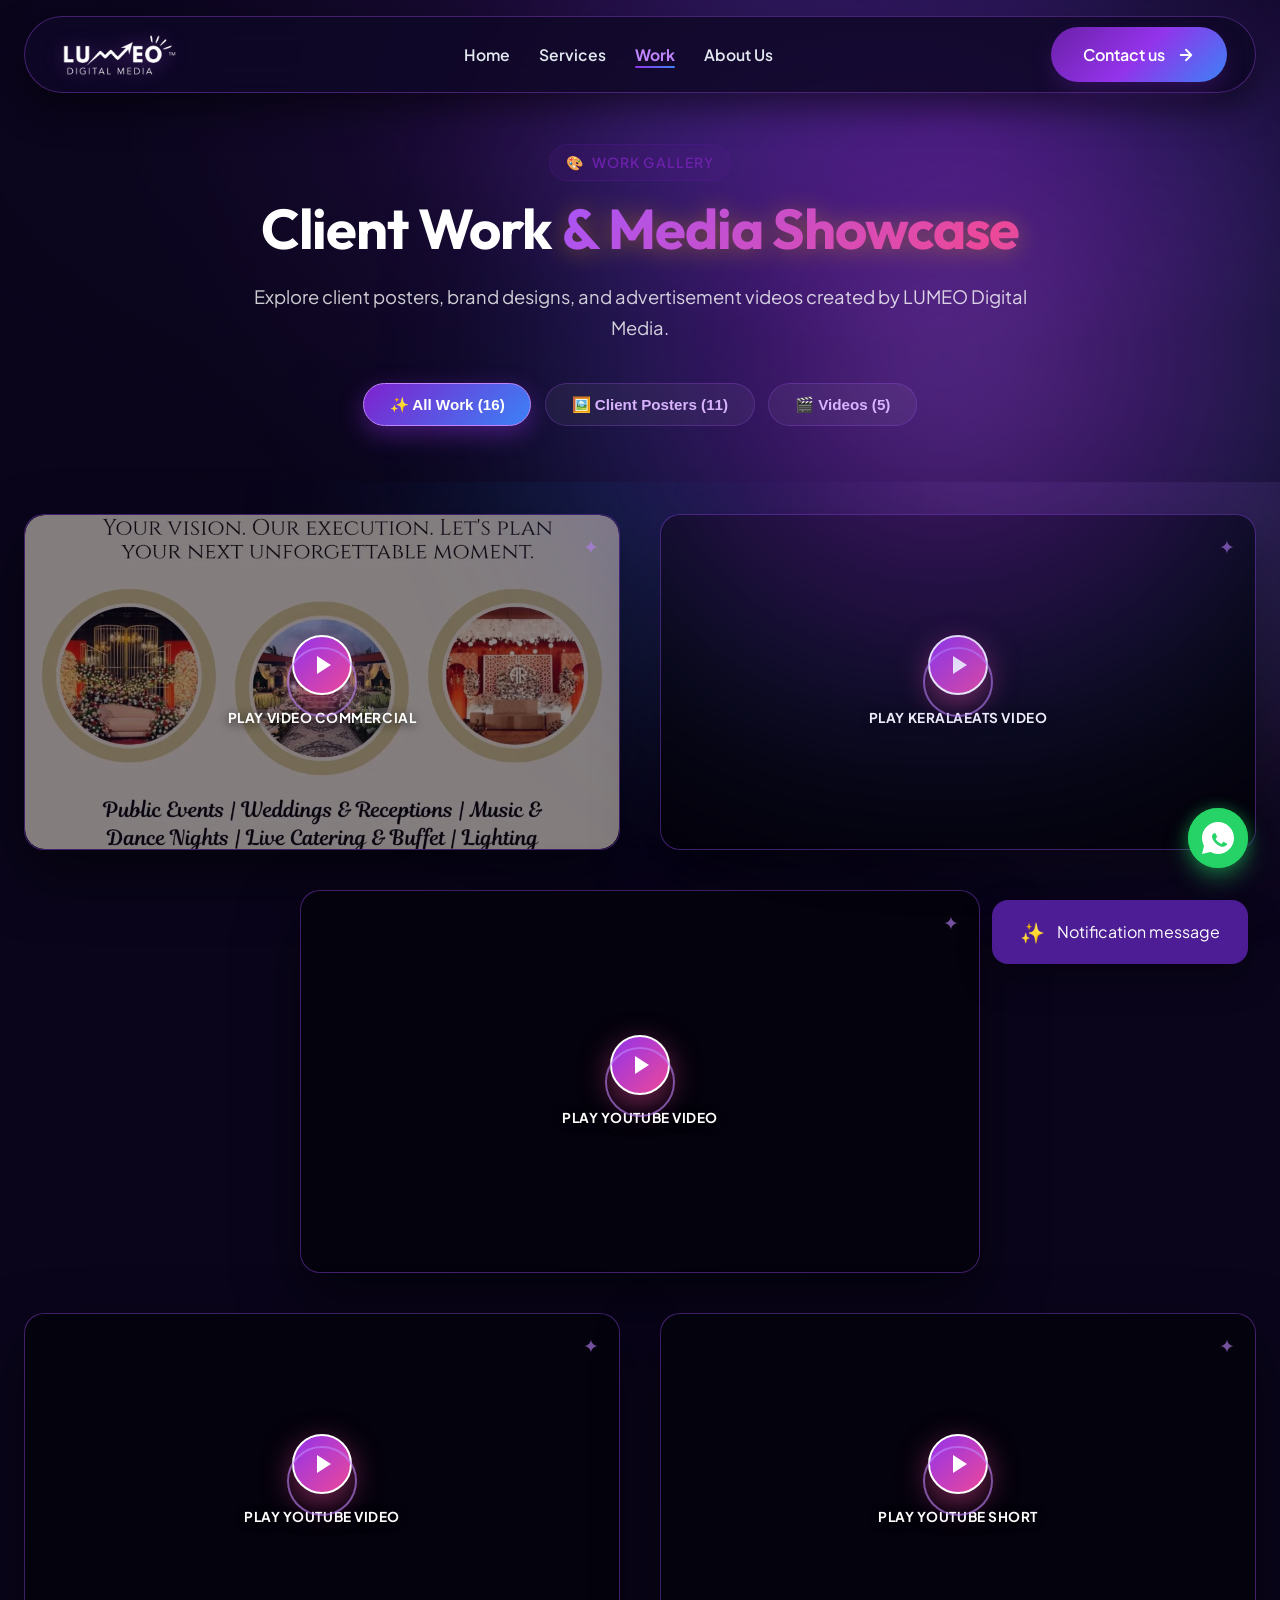
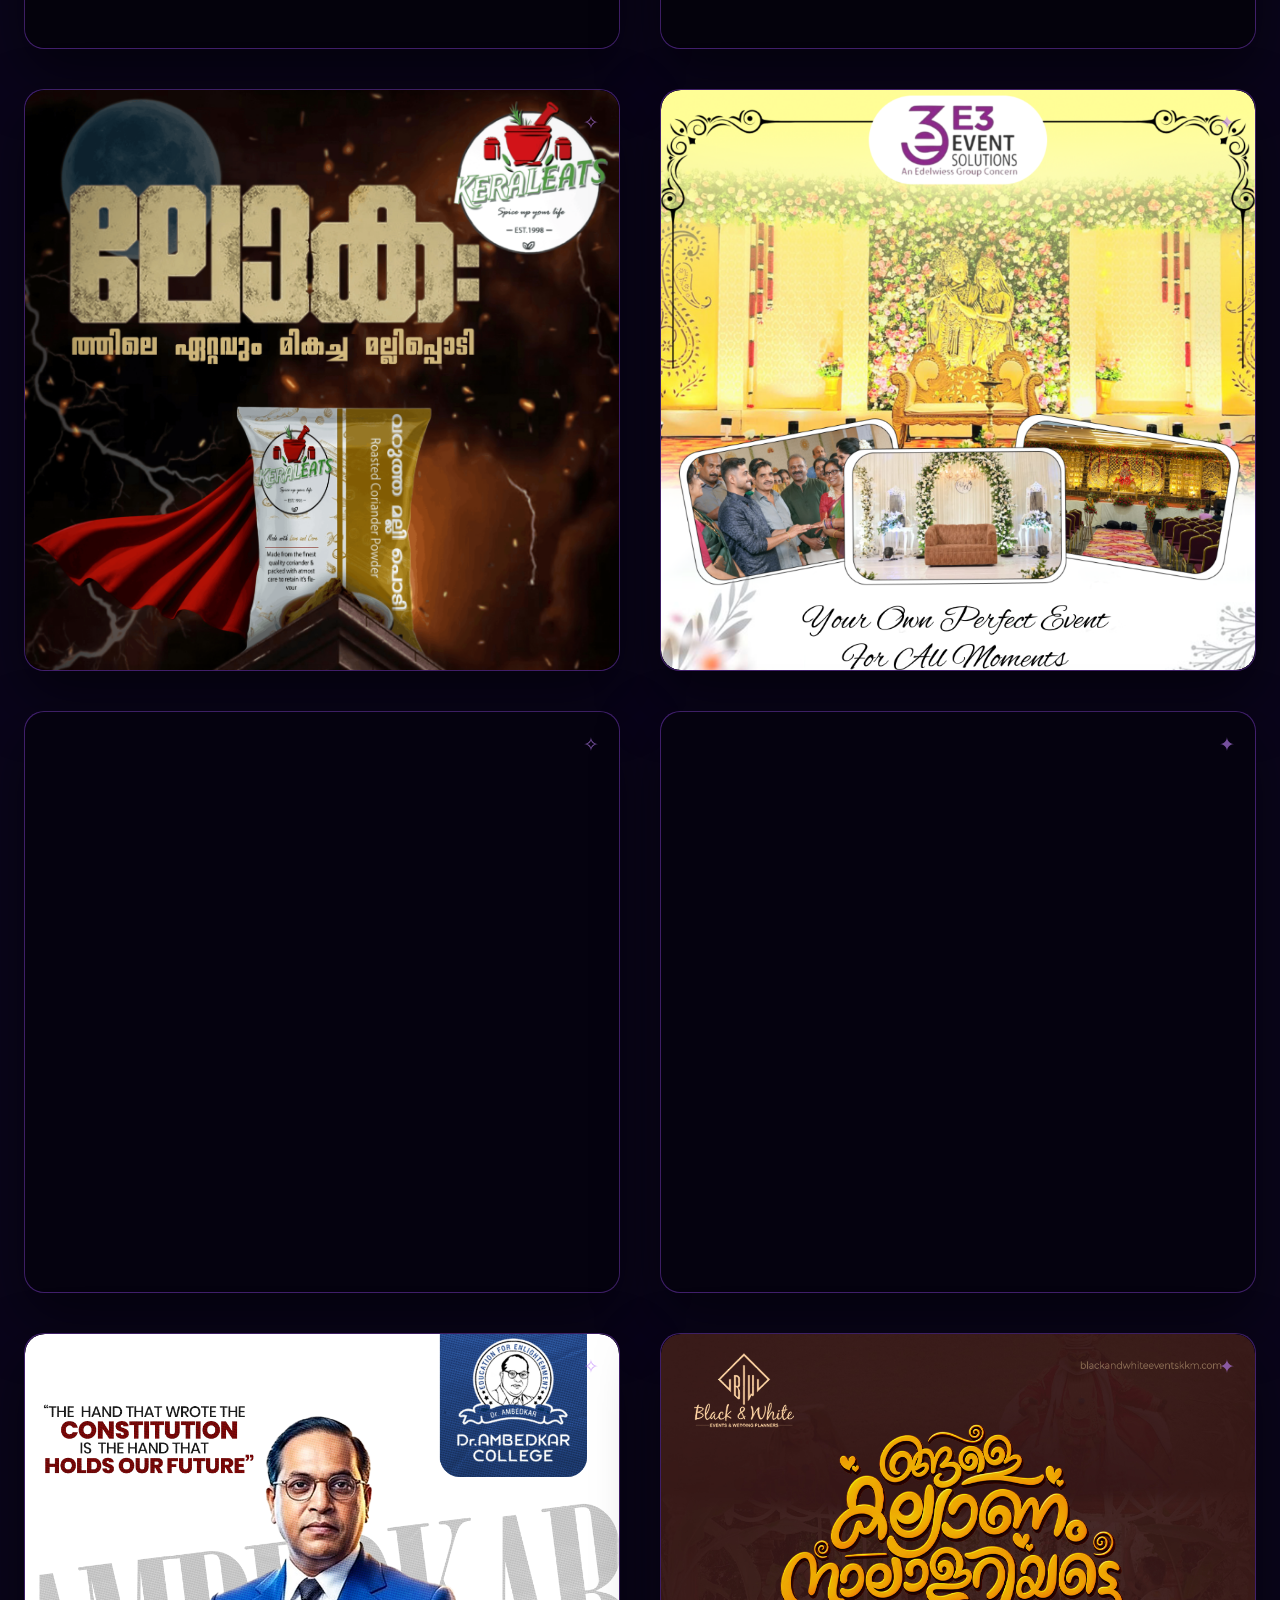
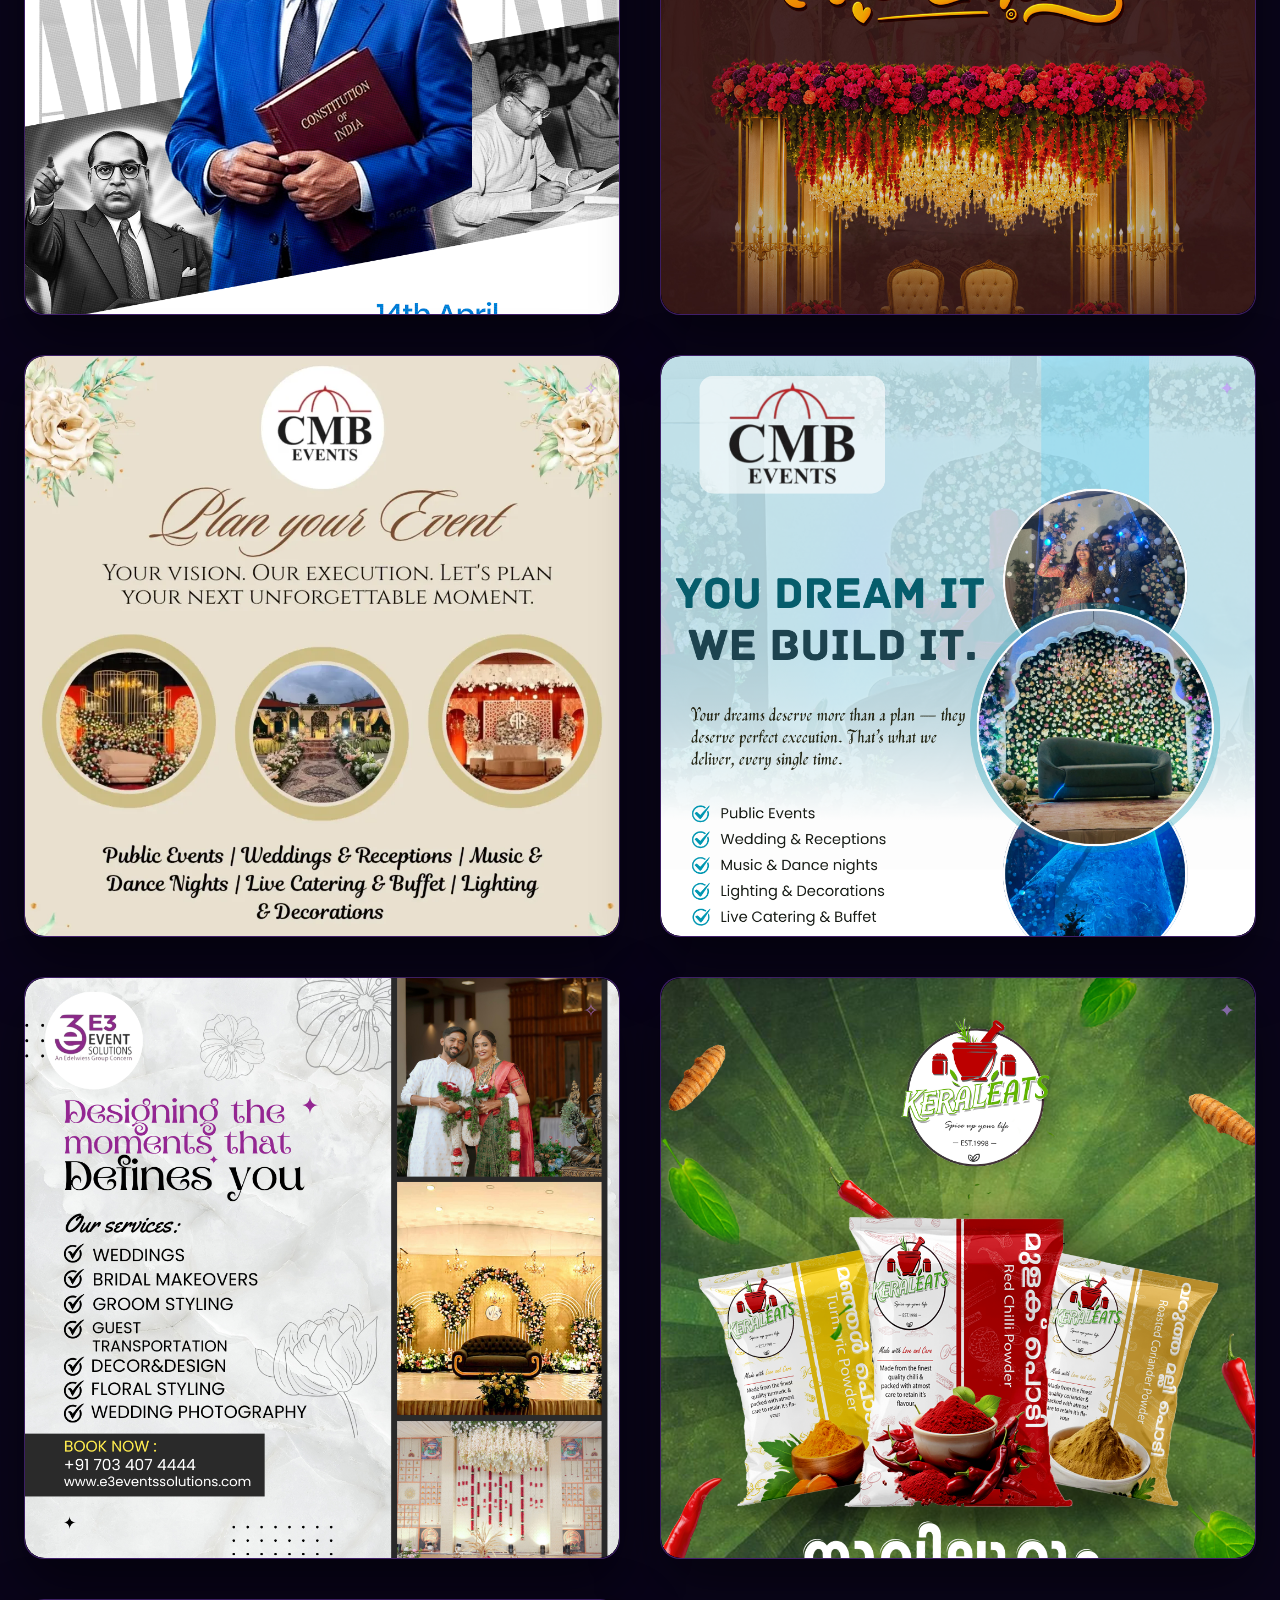
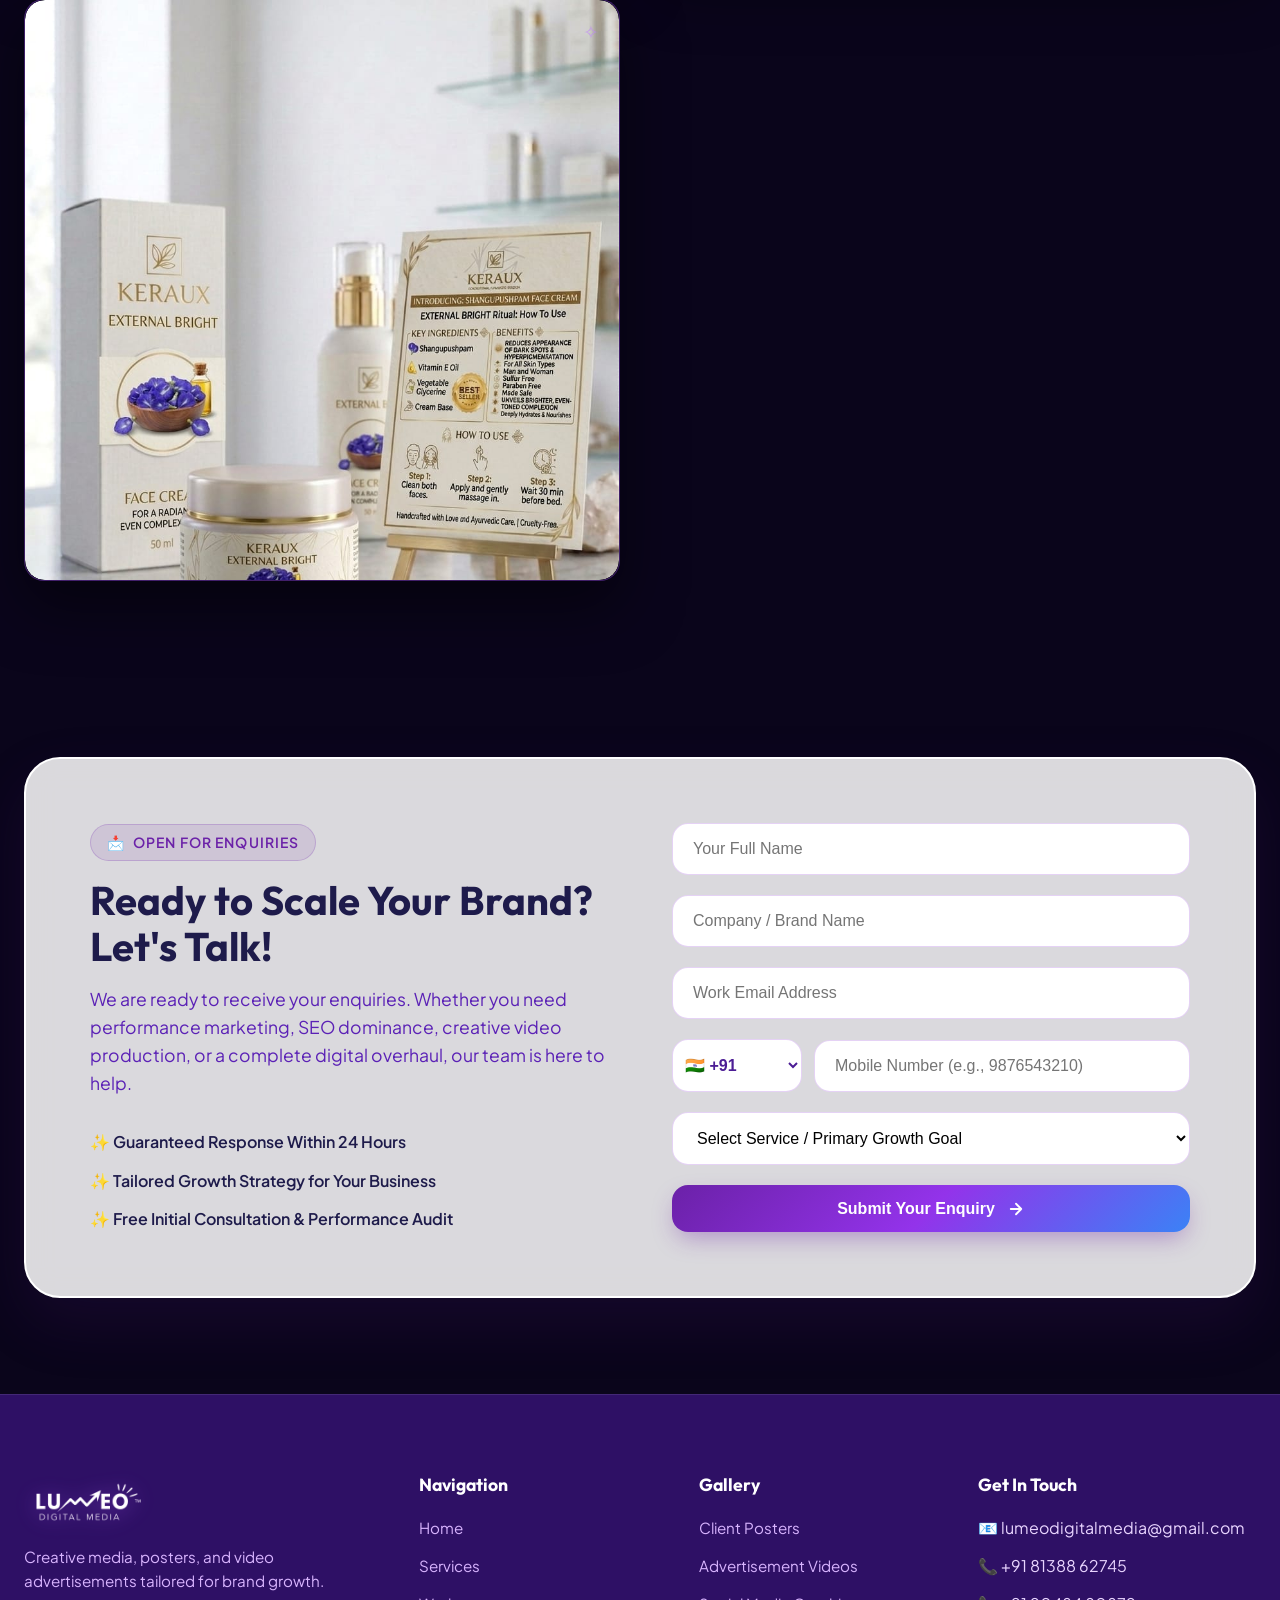
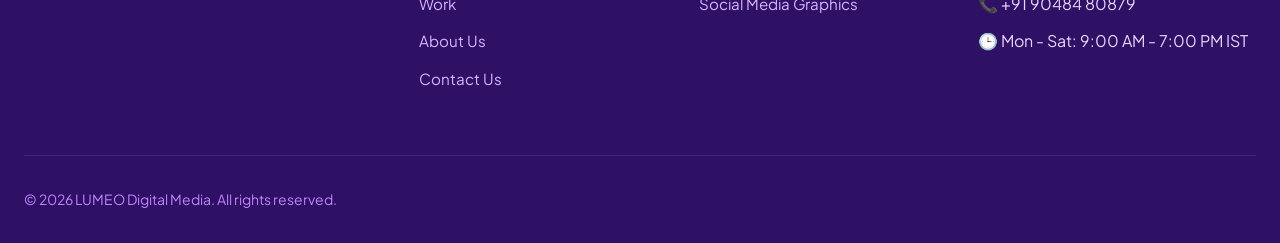
<file: work.html>
<!DOCTYPE html>
<html lang="en">

<head>
  <meta charset="UTF-8">
  <meta name="viewport" content="width=device-width, initial-scale=1.0">

  <!-- Preconnect to Google Fonts early -->
  <link rel="preconnect" href="https://fonts.googleapis.com">
  <link rel="preconnect" href="https://fonts.gstatic.com" crossorigin>

  <title>Work Gallery Tiles | LUMEO Digital Media - Client Posters & Videos</title>
  <meta name="description"
    content="Browse client posters, event banners, brand media, and video advertisements created by LUMEO Digital Media.">
  <meta name="theme-color" content="#F3E8FF">

  <!-- OpenGraph Meta -->
  <meta property="og:title" content="LUMEO Digital Media Gallery | Client Work">
  <meta property="og:description"
    content="Gallery showcase of client posters and advertisement videos produced by LUMEO Digital Media.">
  <meta property="og:type" content="website">

  <!-- Google Fonts (Non-Render-Blocking with display=swap) -->
  <link rel="preload" as="style"
    href="https://fonts.googleapis.com/css2?family=Outfit:wght@400;500;600;700;800;900&family=Plus+Jakarta+Sans:wght@400;500;600;700;800&display=swap">
  <link
    href="https://fonts.googleapis.com/css2?family=Outfit:wght@400;500;600;700;800;900&family=Plus+Jakarta+Sans:wght@400;500;600;700;800&display=swap"
    rel="stylesheet" media="print" onload="this.media='all'">
  <noscript>
    <link
      href="https://fonts.googleapis.com/css2?family=Outfit:wght@400;500;600;700;800;900&family=Plus+Jakarta+Sans:wght@400;500;600;700;800&display=swap"
      rel="stylesheet">
  </noscript>

  <!-- Favicon / Logo -->
  <link rel="icon" type="image/png" href="assets/logo.png">

  <!-- Stylesheet -->
  <link rel="stylesheet" href="css/styles.css">

  <!-- Deferred JavaScript -->
  <script src="js/script.js" defer></script>
</head>

<body>

  <!-- Ambient Animated Background Blobs -->
  <div class="bg-ambient-blob blob-1"></div>
  <div class="bg-ambient-blob blob-2"></div>
  <div class="bg-ambient-blob blob-3"></div>

  <!-- Top Navigation Header -->
  <header class="navbar">
    <div class="container">
      <div class="nav-container">
        <a href="index.html" class="brand-logo" id="mainBrandLogo">
          <img src="new logo/Lumeo_Digital_Logo_Header_transparent.png" alt="LUMEO Digital Media Logo" id="navLogoImg"
            width="1400" height="567" decoding="async">
        </a>

        <ul class="nav-links" id="navLinks">
          <li><a href="index.html#hero" class="nav-link">Home</a></li>
          <li><a href="services.html" class="nav-link">Services</a></li>
          <li><a href="work.html" class="nav-link active" style="color: #C084FC; font-weight: 700;">Work</a></li>
          <li><a href="about-us.html" class="nav-link">About Us</a></li>
        </ul>

        <a href="#audit" class="btn btn-primary" id="headerCtaBtn">
          <span>Contact us</span>
          <svg width="18" height="18" viewBox="0 0 24 24" fill="none" stroke="currentColor" stroke-width="2.5"
            stroke-linecap="round" stroke-linejoin="round">
            <path d="M5 12h14M12 5l7 7-7 7" />
          </svg>
        </a>

        <button class="mobile-menu-btn" id="mobileMenuBtn" aria-label="Toggle navigation">
          <svg width="24" height="24" viewBox="0 0 24 24" fill="none" stroke="currentColor" stroke-width="2.5"
            stroke-linecap="round" stroke-linejoin="round">
            <line x1="3" y1="12" x2="21" y2="12"></line>
            <line x1="3" y1="6" x2="21" y2="6"></line>
            <line x1="3" y1="18" x2="21" y2="18"></line>
          </svg>
        </button>
      </div>
    </div>
  </header>

  <!-- Gallery Hero Header -->
  <section class="work-hero-section" id="hero" style="padding: 9rem 0 3.5rem;">
    <!-- Interactive Background Particle Canvas -->
    <canvas id="heroCanvas" class="hero-particles-canvas"></canvas>
    <div class="hero-bg-overlay"></div>
    <div class="hero-bg-glow"></div>

    <div class="container" style="position: relative; z-index: 5;">
      <div class="work-hero-header fade-in-up" style="text-align: center; max-width: 800px; margin: 0 auto;">
        <div class="section-tag" style="display: inline-flex;">
          <span>🎨</span> Work Gallery
        </div>
        <h1 class="work-hero-title">Client Work <span class="text-gradient animated-gradient-text">& Media
            Showcase</span></h1>
        <p class="work-hero-subtitle" style="font-size: 1.15rem; color: rgba(255,255,255,0.8); line-height: 1.7;">
          Explore client posters, brand designs, and advertisement videos created by LUMEO Digital Media.
        </p>

        <!-- Gallery Filter Tabs -->
        <div class="work-filter-tabs" id="workFilterTabs" style="justify-content: center; margin-top: 1.75rem;">
          <button class="work-filter-btn active" data-filter="all">✨ All Work (16)</button>
          <button class="work-filter-btn" data-filter="images">🖼️ Client Posters (11)</button>
          <button class="work-filter-btn" data-filter="videos">🎬 Videos (5)</button>
        </div>
      </div>
    </div>
  </section>

  <!-- Work Gallery Grid Tiles Section -->
  <main class="work-main-section" style="padding: 2rem 0 6rem;">
    <div class="container">

      <div class="work-portfolio-grid" id="workPortfolioGrid">

        <!-- ========================================================================== -->
        <!-- VIDEO TILE 1: CMB Commercial Video -->
        <!-- ========================================================================== -->
        <article class="work-card work-card-video fade-in-up" data-type="videos" data-id="work-video-1">
          <div class="work-card-sparkle">✦</div>
          <div class="work-media-container video-media-wrapper">
            <video class="work-video-element" poster="selected/cmb poster.jpg" preload="metadata" playsinline>
              <source src="selected/CMB.mp4" type="video/mp4">
              Your browser does not support HTML5 video.
            </video>

            <div class="video-play-overlay" title="Play Commercial Video">
              <div class="play-pulse-ring"></div>
              <button class="play-btn-circle" aria-label="Play Video">
                <svg width="24" height="24" viewBox="0 0 24 24" fill="currentColor">
                  <polygon points="5 3 19 12 5 21 5 3" />
                </svg>
              </button>
              <span class="play-label">Play Video Commercial</span>
            </div>
          </div>
        </article>

        <!-- ========================================================================== -->
        <!-- VIDEO TILE 2: KeralaEats Ad Reel -->
        <!-- ========================================================================== -->
        <article class="work-card work-card-video fade-in-up delay-1" data-type="videos" data-id="work-video-2">
          <div class="work-card-sparkle">✦</div>
          <div class="work-media-container video-media-wrapper">
            <video class="work-video-element" preload="metadata" playsinline>
              <source src="selected/keraleats.mp4#t=0.5" type="video/mp4">
              <source src="selected/keraleats.mp4" type="video/mp4">
              Your browser does not support HTML5 video.
            </video>

            <div class="video-play-overlay" title="Play KeralaEats Video">
              <div class="play-pulse-ring"></div>
              <button class="play-btn-circle" aria-label="Play Video">
                <svg width="24" height="24" viewBox="0 0 24 24" fill="currentColor">
                  <polygon points="5 3 19 12 5 21 5 3" />
                </svg>
              </button>
              <span class="play-label">Play KeralaEats Video</span>
            </div>
          </div>
        </article>

        <!-- ========================================================================== -->
        <!-- VIDEO TILE 3: YouTube Video Samanwaya  Commercial -->
        <!-- ========================================================================== -->
        <article class="work-card work-card-video fade-in-up delay-2" data-type="videos" data-id="work-video-3">
          <div class="work-card-sparkle">✦</div>
          <div class="work-media-container video-media-wrapper youtube-media-wrapper">
            <iframe class="work-iframe-element" src="https://www.youtube.com/embed/8u6He7pOilQ?enablejsapi=1&rel=0"
              title="YouTube Video Commercial" frameborder="0" loading="lazy"
              allow="accelerometer; autoplay; clipboard-write; encrypted-media; gyroscope; picture-in-picture; web-share"
              referrerpolicy="strict-origin-when-cross-origin" allowfullscreen>
            </iframe>

            <div class="video-play-overlay" title="Play YouTube Video">
              <div class="play-pulse-ring"></div>
              <button class="play-btn-circle" aria-label="Play YouTube Video">
                <svg width="24" height="24" viewBox="0 0 24 24" fill="currentColor">
                  <polygon points="5 3 19 12 5 21 5 3" />
                </svg>
              </button>
              <span class="play-label">Play YouTube Video</span>
            </div>
          </div>
        </article>

        <!-- ========================================================================== -->
        <!-- VIDEO TILE 4: YouTube Mekkattu Mana caters Short Video -->
        <!-- ========================================================================== -->
        <article class="work-card work-card-video fade-in-up" data-type="videos" data-id="work-video-4">
          <div class="work-card-sparkle">✦</div>
          <div class="work-media-container video-media-wrapper youtube-media-wrapper">
            <iframe class="work-iframe-element" src="https://www.youtube.com/embed/1-YMt61tg5s?enablejsapi=1&rel=0"
              title="YouTube Short Video" frameborder="0" loading="lazy"
              allow="accelerometer; autoplay; clipboard-write; encrypted-media; gyroscope; picture-in-picture; web-share"
              referrerpolicy="strict-origin-when-cross-origin" allowfullscreen>
            </iframe>

            <div class="video-play-overlay" title="Play YouTube Video">
              <div class="play-pulse-ring"></div>
              <button class="play-btn-circle" aria-label="Play YouTube Video">
                <svg width="24" height="24" viewBox="0 0 24 24" fill="currentColor">
                  <polygon points="5 3 19 12 5 21 5 3" />
                </svg>
              </button>
              <span class="play-label">Play YouTube Video</span>
            </div>
          </div>
        </article>

        <!-- ========================================================================== -->
        <!-- VIDEO TILE 5: YouTube Short Ambedkar college Video -->
        <!-- ========================================================================== -->
        <article class="work-card work-card-video fade-in-up delay-1" data-type="videos" data-id="work-video-5">
          <div class="work-card-sparkle">✦</div>
          <div class="work-media-container video-media-wrapper youtube-media-wrapper">
            <iframe class="work-iframe-element" src="https://www.youtube.com/embed/KxRkC83sFt0?enablejsapi=1&rel=0"
              title="YouTube Short Video" frameborder="0" loading="lazy"
              allow="accelerometer; autoplay; clipboard-write; encrypted-media; gyroscope; picture-in-picture; web-share"
              referrerpolicy="strict-origin-when-cross-origin" allowfullscreen>
            </iframe>

            <div class="video-play-overlay" title="Play YouTube Short">
              <div class="play-pulse-ring"></div>
              <button class="play-btn-circle" aria-label="Play YouTube Short">
                <svg width="24" height="24" viewBox="0 0 24 24" fill="currentColor">
                  <polygon points="5 3 19 12 5 21 5 3" />
                </svg>
              </button>
              <span class="play-label">Play YouTube Short</span>
            </div>
          </div>
        </article>


        <!-- ========================================================================== -->
        <!-- POSTER TILE 1: Coriander Brand Poster -->
        <!-- ========================================================================== -->
        <article class="work-card work-card-image fade-in-up delay-2" data-type="images" data-id="work-img-1">
          <div class="work-card-sparkle">✧</div>
          <div class="work-media-container">
            <img src="selected/CORIANDER compressed L.png" alt="Coriander Brand Poster" class="work-media-img"
              width="2611" height="3264" loading="lazy" decoding="async">
            <div class="work-media-overlay">
              <button class="btn-preview-lightbox" data-src="selected/CORIANDER compressed L.png"
                data-title="Coriander Brand Poster" data-type="image">
                <span>🔍 Expand View</span>
              </button>
            </div>
          </div>
        </article>

        <!-- ========================================================================== -->
        <!-- POSTER TILE 2: E3 Event Poster -->
        <!-- ========================================================================== -->
        <article class="work-card work-card-image fade-in-up" data-type="images" data-id="work-img-2">
          <div class="work-card-sparkle">✦</div>
          <div class="work-media-container">
            <img src="selected/E3evnt1_20251211_203955_0000.png" alt="E3 Event Poster" class="work-media-img"
              width="1638" height="2048" loading="lazy" decoding="async">
            <div class="work-media-overlay">
              <button class="btn-preview-lightbox" data-src="selected/E3evnt1_20251211_203955_0000.png"
                data-title="E3 Event Poster" data-type="image">
                <span>🔍 Expand View</span>
              </button>
            </div>
          </div>
        </article>

        <!-- ========================================================================== -->
        <!-- POSTER TILE 3: Abrash Poster -->
        <!-- ========================================================================== -->
        <article class="work-card work-card-image fade-in-up delay-1" data-type="images" data-id="work-img-3">
          <div class="work-card-sparkle">✧</div>
          <div class="work-media-container">
            <img src="selected/abrash-1111poster.jpg.jpeg" alt="Abrash Campaign Poster" class="work-media-img"
              width="1080" height="1350" loading="lazy" decoding="async">
            <div class="work-media-overlay">
              <button class="btn-preview-lightbox" data-src="selected/abrash-1111poster.jpg.jpeg"
                data-title="Abrash Campaign Poster" data-type="image">
                <span>🔍 Expand View</span>
              </button>
            </div>
          </div>
        </article>

        <!-- ========================================================================== -->
        <!-- POSTER TILE 4: Ambedkar College Poster -->
        <!-- ========================================================================== -->
        <article class="work-card work-card-image fade-in-up delay-2" data-type="images" data-id="work-img-4">
          <div class="work-card-sparkle">✦</div>
          <div class="work-media-container">
            <img src="selected/ambedkar college.png" alt="Ambedkar College Poster" class="work-media-img" width="1080"
              height="1350" loading="lazy" decoding="async">
            <div class="work-media-overlay">
              <button class="btn-preview-lightbox" data-src="selected/ambedkar college.png"
                data-title="Ambedkar College Poster" data-type="image">
                <span>🔍 Expand View</span>
              </button>
            </div>
          </div>
        </article>

        <!-- ========================================================================== -->
        <!-- POSTER TILE 5: Ambedkar Jayanthi Poster -->
        <!-- ========================================================================== -->
        <article class="work-card work-card-image fade-in-up" data-type="images" data-id="work-img-5">
          <div class="work-card-sparkle">✧</div>
          <div class="work-media-container">
            <img src="selected/ambedkar jaynthi.png" alt="Ambedkar Jayanthi Poster" class="work-media-img"
              width="1080" height="1350" loading="lazy" decoding="async">
            <div class="work-media-overlay">
              <button class="btn-preview-lightbox" data-src="selected/ambedkar jaynthi.png"
                data-title="Ambedkar Jayanthi Poster" data-type="image">
                <span>🔍 Expand View</span>
              </button>
            </div>
          </div>
        </article>

        <!-- ========================================================================== -->
        <!-- POSTER TILE 6: Black & White Events Poster -->
        <!-- ========================================================================== -->
        <article class="work-card work-card-image fade-in-up delay-1" data-type="images" data-id="work-img-6">
          <div class="work-card-sparkle">✦</div>
          <div class="work-media-container">
            <img src="selected/blackandwhite-events.jpg.jpeg" alt="Black & White Events Poster" class="work-media-img"
              width="1080" height="1350" loading="lazy" decoding="async">
            <div class="work-media-overlay">
              <button class="btn-preview-lightbox" data-src="selected/blackandwhite-events.jpg.jpeg"
                data-title="Black & White Events Poster" data-type="image">
                <span>🔍 Expand View</span>
              </button>
            </div>
          </div>
        </article>

        <!-- ========================================================================== -->
        <!-- POSTER TILE 7: CMB Poster -->
        <!-- ========================================================================== -->
        <article class="work-card work-card-image fade-in-up delay-2" data-type="images" data-id="work-img-7">
          <div class="work-card-sparkle">✧</div>
          <div class="work-media-container">
            <img src="selected/cmb poster.jpg" alt="CMB Client Poster" class="work-media-img" width="1080"
              height="1350" loading="lazy" decoding="async">
            <div class="work-media-overlay">
              <button class="btn-preview-lightbox" data-src="selected/cmb poster.jpg" data-title="CMB Client Poster"
                data-type="image">
                <span>🔍 Expand View</span>
              </button>
            </div>
          </div>
        </article>

        <!-- ========================================================================== -->
        <!-- POSTER TILE 8: CMB 3 Poster -->
        <!-- ========================================================================== -->
        <article class="work-card work-card-image fade-in-up" data-type="images" data-id="work-img-8">
          <div class="work-card-sparkle">✦</div>
          <div class="work-media-container">
            <img src="selected/cmb3.png" alt="CMB Brand Design 3" class="work-media-img" width="1080" height="1350"
              loading="lazy" decoding="async">
            <div class="work-media-overlay">
              <button class="btn-preview-lightbox" data-src="selected/cmb3.png" data-title="CMB Brand Design 3"
                data-type="image">
                <span>🔍 Expand View</span>
              </button>
            </div>
          </div>
        </article>

        <!-- ========================================================================== -->
        <!-- POSTER TILE 9: E3 Event 321 Poster -->
        <!-- ========================================================================== -->
        <article class="work-card work-card-image fade-in-up delay-1" data-type="images" data-id="work-img-9">
          <div class="work-card-sparkle">✧</div>
          <div class="work-media-container">
            <img src="selected/e3event321.png" alt="E3 Event Design" class="work-media-img" width="1080" height="1080"
              loading="lazy" decoding="async">
            <div class="work-media-overlay">
              <button class="btn-preview-lightbox" data-src="selected/e3event321.png" data-title="E3 Event Design"
                data-type="image">
                <span>🔍 Expand View</span>
              </button>
            </div>
          </div>
        </article>

        <!-- ========================================================================== -->
        <!-- POSTER TILE 10: N02 Creative Poster -->
        <!-- ========================================================================== -->
        <article class="work-card work-card-image fade-in-up delay-2" data-type="images" data-id="work-img-10">
          <div class="work-card-sparkle">✦</div>
          <div class="work-media-container">
            <img src="selected/n02.png" alt="N02 Creative Poster" class="work-media-img" width="1080" height="1350"
              loading="lazy" decoding="async">
            <div class="work-media-overlay">
              <button class="btn-preview-lightbox" data-src="selected/n02.png" data-title="N02 Creative Poster"
                data-type="image">
                <span>🔍 Expand View</span>
              </button>
            </div>
          </div>
        </article>

        <!-- ========================================================================== -->
        <!-- POSTER TILE 11: Keraux Face Cream Poster -->
        <!-- ========================================================================== -->
        <article class="work-card work-card-image fade-in-up" data-type="images" data-id="work-img-11">
          <div class="work-card-sparkle">✧</div>
          <div class="work-media-container">
            <img src="selected/kerax-face-cream.jpeg" alt="Keraux Face Cream Product Poster" class="work-media-img"
              width="924" height="1152" loading="lazy" decoding="async">
            <div class="work-media-overlay">
              <button class="btn-preview-lightbox" data-src="selected/kerax-face-cream.jpeg"
                data-title="Keraux Face Cream Product Poster" data-type="image">
                <span>🔍 Expand View</span>
              </button>
            </div>
          </div>
        </article>

      </div>

    </div>
  </main>

  <!-- Audit CTA & Contact Form -->
  <section class="cta-audit" id="audit">
    <div class="container">
      <div class="cta-card">

        <div class="cta-text">
          <div class="section-tag">
            <span>📩</span> Open for Enquiries
          </div>
          <h2><span style="color: #1e1b4b;">Ready to Scale Your Brand? Let's Talk!</span></h2>
          <p>We are ready to receive your enquiries. Whether you need performance marketing, SEO dominance, creative
            video production, or a complete digital overhaul, our team is here to help.</p>

          <ul class="cta-list">
            <li>✨ Guaranteed Response Within 24 Hours</li>
            <li>✨ Tailored Growth Strategy for Your Business</li>
            <li>✨ Free Initial Consultation & Performance Audit</li>
          </ul>
        </div>

        <form class="cta-form" id="auditForm" method="POST">
          <div class="form-group">
            <input type="text" id="clientName" name="Full Name" placeholder="Your Full Name" required>
          </div>

          <div class="form-group">
            <input type="text" id="clientCompany" name="Company Name" placeholder="Company / Brand Name" required>
          </div>

          <div class="form-group">
            <input type="email" id="clientEmail" name="Work Email" placeholder="Work Email Address" required>
          </div>

          <div class="form-group phone-input-container">
            <select id="clientCountryCode" name="Country Code" class="country-code-select" required>
              <option value="+91" selected>🇮🇳 +91</option>
              <option value="+1">🇺🇸 +1</option>
              <option value="+44">🇬🇧 +44</option>
              <option value="+971">🇦🇪 +971</option>
              <option value="+966">🇸🇦 +966</option>
              <option value="+974">🇶🇦 +974</option>
              <option value="+968">🇴🇲 +968</option>
              <option value="+965">🇰🇼 +965</option>
              <option value="+973">🇧🇭 +973</option>
              <option value="+61">🇦🇺 +61</option>
              <option value="+65">🇸🇬 +65</option>
              <option value="+60">🇲🇾 +60</option>
              <option value="+49">🇩🇪 +49</option>
              <option value="+33">🇫🇷 +33</option>
            </select>
            <input type="tel" id="clientPhone" name="Mobile Number" placeholder="Mobile Number (e.g., 9876543210)"
              required pattern="[0-9]{7,15}">
          </div>

          <div class="form-group">
            <select id="clientGoal" name="Selected Service" required>
              <option value="" disabled selected>Select Service / Primary Growth Goal</option>
              <option value="Meta Advertising (Facebook & Instagram)">Meta Advertising (Facebook & Instagram)</option>
              <option value="Google Ads & Search Marketing">Google Ads & Search Marketing</option>
              <option value="SEO & Search Engine Dominance">SEO & Search Engine Dominance</option>
              <option value="Social Media Optimization (SMO)">Social Media Optimization (SMO)</option>
              <option value="Video Production & Creative Media">Video Production & Creative Media</option>
              <option value="Website & Landing Page Design">Website & Landing Page Design</option>
              <option value="AI Contentology & Strategy">AI Contentology & Strategy</option>
              <option value="Influencer Marketing">Influencer Marketing</option>
            </select>
          </div>

          <button type="submit" class="btn btn-primary" id="auditSubmitBtn"
            style="width: 100%; border-radius: var(--radius-md);">
            <span>Submit Your Enquiry</span>
            <svg width="18" height="18" viewBox="0 0 24 24" fill="none" stroke="currentColor" stroke-width="2.5"
              stroke-linecap="round" stroke-linejoin="round">
              <path d="M5 12h14M12 5l7 7-7 7" />
            </svg>
          </button>
        </form>

      </div>
    </div>
  </section>

  <!-- Footer -->
  <footer>
    <div class="container">
      <div class="footer-grid">

        <div class="footer-brand">
          <a href="index.html" class="brand-logo">
            <img src="assets/logo.png" alt="LUMEO Digital Media Logo" width="1200" height="504" loading="lazy"
              decoding="async">
            <!-- <div class="brand-title">LUMEO <span>Digital Media</span></div> -->
          </a>
          <p>Creative media, posters, and video advertisements tailored for brand growth.</p>
        </div>

        <div class="footer-col">
          <h4>Navigation</h4>
          <ul class="footer-links">
            <li><a href="index.html">Home</a></li>
            <li><a href="services.html">Services</a></li>
            <li><a href="work.html">Work</a></li>
            <li><a href="about-us.html">About Us</a></li>
            <li><a href="#audit">Contact Us</a></li>
          </ul>
        </div>

        <div class="footer-col">
          <h4>Gallery</h4>
          <ul class="footer-links">
            <li><a href="#workPortfolioGrid">Client Posters</a></li>
            <li><a href="#workPortfolioGrid">Advertisement Videos</a></li>
            <li><a href="#workPortfolioGrid">Social Media Graphics</a></li>
          </ul>
        </div>

        <div class="footer-col">
          <h4>Get In Touch</h4>
          <ul class="footer-links">
            <!-- <li>📍 Pattambi,Kerala, India</li> -->
            <li>📧 lumeodigitalmedia@gmail.com</li>
            <li>📞 +91 81388 62745</li>
            <li>📞 +91 90484 80879</li>
            <li>🕒 Mon - Sat: 9:00 AM - 7:00 PM IST</li>
          </ul>
        </div>

      </div>

      <div class="footer-bottom">
        <p>© 2026 LUMEO Digital Media. All rights reserved.</p>
        <!-- <p>Privacy Policy | Terms of Service</p> -->
      </div>
    </div>
  </footer>

  <!-- Lightbox Modal for Poster Previews -->
  <div class="work-lightbox-overlay" id="workLightboxOverlay">
    <div class="work-lightbox-card">
      <button class="lightbox-close-btn" id="lightboxCloseBtn">&times;</button>
      <div class="lightbox-media-box" id="lightboxMediaContainer">
        <!-- Dynamically injected Image or Video -->
      </div>
      <div class="lightbox-footer">
        <h4 id="lightboxTitle">Poster Preview</h4>
        <p id="lightboxSub">LUMEO Digital Media Gallery</p>
      </div>
    </div>
  </div>

  <!-- Toast Notification element -->
  <div class="toast-msg" id="toastMsg">
    <span style="font-size: 1.25rem;">✨</span>
    <span class="toast-text">Notification message</span>
  </div>

  <!-- Pinned Floating WhatsApp Button -->
  <a href="https://wa.me/918005863691?text=Hello%20LUMEO%20Digital%20Media!%20I'd%20like%20to%20enquire%20about%20your%20services."
    class="whatsapp-float" target="_blank" rel="noopener noreferrer" aria-label="Chat on WhatsApp">
    <div class="whatsapp-pulse-ring"></div>
    <span class="whatsapp-tooltip">💬 Chat with us on WhatsApp</span>
    <svg viewBox="0 0 32 32">
      <path
        d="M16 0C7.163 0 0 7.163 0 16c0 2.825.738 5.48 2.025 7.775L0 32l8.425-2.025A15.936 15.936 0 0 0 16 32c8.837 0 16-7.163 16-16S24.837 0 16 0zm8.306 22.869c-.35.981-1.744 1.8-2.4 1.913-.612.106-1.4.15-2.256-.125-.519-.169-1.188-.413-2.044-.781-3.6-1.556-5.944-5.213-6.125-5.456-.181-.244-1.469-1.956-1.469-3.731 0-1.775.925-2.65 1.256-3.006.331-.356.725-.444.969-.444.244 0 .488.006.7.012.225.006.525-.088.819.619.3.706 1.025 2.5 1.119 2.688.094.188.156.413.031.662-.125.25-.188.406-.375.625-.188.219-.394.488-.563.656-.188.188-.381.394-.163.769.219.375.969 1.6 2.081 2.594 1.431 1.275 2.638 1.669 3.013 1.856.375.188.594.156.813-.094.219-.25.938-1.094 1.188-1.469.25-.375.5-.313.844-.188.344.125 2.188 1.031 2.563 1.219.375.188.625.281.719.438.094.156.094.906-.256 1.887z" />
    </svg>
  </a>
</body>

</html>
</file>
<file: css/styles.css>
/* ==========================================================================
   LUMEO Digital Media - Master Stylesheet
   Theme Background: #F3E8FF (Lavender Purple Base)
   ========================================================================== */

:root {
  /* Brand Palette */
  --bg-main: #F3E8FF;
  --bg-alt: #E9D5FF;
  --bg-card: rgba(255, 255, 255, 0.75);
  --bg-card-hover: rgba(255, 255, 255, 0.95);
  --glass-border: rgba(147, 51, 234, 0.15);
  --glass-shadow: 0 20px 40px -15px rgba(88, 28, 135, 0.12);

  --primary-deep: #4C1D95;
  /* Deep rich purple */
  --primary-mid: #6B21A8;
  /* Vibrant purple */
  --primary-bright: #7E22CE;
  /* Radiant purple */
  --primary-accent: #9333EA;
  /* Highlighting purple */
  --accent-gold: #F59E0B;
  /* Warm Gold accent for stars/highlights */
  --text-dark: #1E1B4B;
  /* High-contrast dark purple body text */
  --text-muted: #5B21B6;
  /* Medium purple subtle text */
  --text-light: #F3E8FF;

  --gradient-primary: linear-gradient(135deg, #6B21A8 0%, #9333EA 50%, #3B82F6 100%);
  --gradient-card: linear-gradient(135deg, rgba(255, 255, 255, 0.85) 0%, rgba(243, 232, 255, 0.6) 100%);
  --gradient-text: linear-gradient(135deg, #4C1D95 0%, #7E22CE 60%, #2563EB 100%);

  --radius-sm: 8px;
  --radius-md: 16px;
  --radius-lg: 24px;
  --radius-xl: 36px;
  --radius-pill: 9999px;

  --transition: all 0.35s cubic-bezier(0.4, 0, 0.2, 1);
  --font-main: 'Plus Jakarta Sans', -apple-system, BlinkMacSystemFont, 'Segoe UI', Roboto, sans-serif;
  --font-heading: 'Outfit', sans-serif;
}

/* Reset & Base Setup */
*,
*::before,
*::after {
  box-sizing: border-box;
  margin: 0;
  padding: 0;
}

html {
  scroll-behavior: smooth;
  font-size: 16px;
  overflow-x: hidden;
  overflow-x: clip;
}

body {
  background-color: #0A051B;
  color: var(--text-dark);
  font-family: var(--font-main);
  line-height: 1.6;
  overflow-x: hidden;
  overflow-x: clip;
  position: relative;
  -webkit-overflow-scrolling: touch;
}

/* Eliminate 300ms mobile tap delay & tap flash highlights */
a,
button,
input,
select,
textarea,
.btn,
.client-logo-card,
.mobile-menu-btn,
.filter-btn,
.work-filter-btn,
.toggle-accordion-btn,
.book-service-btn,
.btn-preview-lightbox,
.quote-nav-btn,
.whatsapp-float,
.planet-node,
.planet {
  touch-action: manipulation;
  -webkit-tap-highlight-color: transparent;
}

/* Background Animated Gradient Blobs */
.bg-ambient-blob {
  position: fixed;
  border-radius: 50%;
  filter: blur(90px);
  z-index: -1;
  opacity: 0.6;
  pointer-events: none;
  animation: floatBlob 20s infinite alternate ease-in-out;
}

.blob-1 {
  display: none;
}

.blob-2 {
  width: 600px;
  height: 600px;
  background: rgba(192, 132, 252, 0.25);
  bottom: 10%;
  right: -150px;
  animation-delay: -5s;
}

.blob-3 {
  width: 400px;
  height: 400px;
  background: rgba(59, 130, 246, 0.2);
  top: 40%;
  left: 30%;
  animation-delay: -10s;
}

@keyframes floatBlob {
  0% {
    transform: translate3d(0, 0, 0) scale(1);
  }

  50% {
    transform: translate3d(60px, 40px, 0) scale(1.1);
  }

  100% {
    transform: translate3d(-40px, 80px, 0) scale(0.95);
  }
}

/* Container Utility */
.container {
  width: 100%;
  max-width: 1280px;
  margin: 0 auto;
  padding: 0 1.5rem;
}

/* Typography Helpers */
h1,
h2,
h3,
h4,
.brand-font {
  font-family: var(--font-heading);
  font-weight: 700;
  line-height: 1.15;
  color: #FFFFFF;
}

.quote-spotlight .section-header p {
  color: #e5d6f6;
  font-size: 1.05rem;
}

.text-gradient {
  background: var(--gradient-text);
  -webkit-background-clip: text;
  -webkit-text-fill-color: transparent;
  display: inline-block;
}

.section-tag {
  display: inline-flex;
  align-items: center;
  gap: 0.5rem;
  padding: 0.4rem 1rem;
  background: rgba(107, 33, 168, 0.1);
  border: 1px solid rgba(107, 33, 168, 0.2);
  border-radius: var(--radius-pill);
  color: var(--primary-mid);
  font-size: 0.875rem;
  font-weight: 600;
  text-transform: uppercase;
  letter-spacing: 0.08em;
  margin-bottom: 1rem;
}

/* Buttons */
.btn {
  display: inline-flex;
  align-items: center;
  justify-content: center;
  gap: 0.75rem;
  padding: 0.9rem 2rem;
  font-size: 1rem;
  font-weight: 600;
  border-radius: var(--radius-pill);
  border: none;
  cursor: pointer;
  transition: var(--transition);
  text-decoration: none;
  white-space: nowrap;
}

.btn-primary {
  background: var(--gradient-primary);
  color: #FFFFFF;
  box-shadow: 0 10px 25px -5px rgba(107, 33, 168, 0.4);
}

.btn-primary:hover {
  transform: translateY(-3px) scale(1.02);
  box-shadow: 0 15px 35px -5px rgba(107, 33, 168, 0.5);
}

.btn-secondary {
  background: rgba(255, 255, 255, 0.8);
  color: var(--primary-deep);
  border: 1px solid var(--glass-border);
  backdrop-filter: blur(10px);
}

.btn-secondary:hover {
  background: #FFFFFF;
  transform: translateY(-2px);
  box-shadow: 0 10px 25px -5px rgba(88, 28, 135, 0.15);
}

/* Header & Navbar */
.navbar {
  position: fixed;
  top: 1rem;
  left: 0;
  width: 100%;
  z-index: 1000;
  margin-top: 0;
  padding: 0;
}

.nav-container {
  background: rgba(15, 8, 38, 0.85);
  backdrop-filter: blur(24px);
  -webkit-backdrop-filter: blur(24px);
  border: 1px solid rgba(168, 85, 247, 0.35);
  box-shadow: 0 15px 35px rgba(0, 0, 0, 0.5);
  border-radius: var(--radius-pill);
  padding: 0.65rem 1.75rem;
  display: flex;
  align-items: center;
  justify-content: space-between;
}

.brand-logo {
  display: flex;
  align-items: center;
  text-decoration: none;
}

.brand-logo img {
  height: 54px;
  width: auto;
  object-fit: contain;
  border: none;
  box-shadow: none;
  border-radius: 0;
  background: transparent;
  filter: drop-shadow(0 2px 10px rgba(168, 85, 247, 0.45));
  transition: var(--transition);
}

.brand-logo:hover img {
  transform: translateY(-1px) scale(1.04);
  filter: drop-shadow(0 4px 15px rgba(192, 132, 252, 0.75));
}

.nav-links {
  display: flex;
  align-items: center;
  gap: 1.8rem;
  list-style: none;
}

.nav-link {
  text-decoration: none;
  color: #E2E8F0;
  font-weight: 600;
  font-size: 0.98rem;
  transition: var(--transition);
  position: relative;
}

.nav-link:hover {
  color: #C084FC;
}

.nav-link:hover {
  color: var(--primary-bright);
}

.nav-link::after {
  content: '';
  position: absolute;
  bottom: -4px;
  left: 0;
  width: 0;
  height: 2px;
  background: var(--gradient-primary);
  transition: var(--transition);
  border-radius: 2px;
}

.nav-link:hover::after {
  width: 100%;
}

.mobile-menu-btn {
  display: none;
  background: none;
  border: none;
  font-size: 1.5rem;
  color: var(--primary-deep);
  cursor: pointer;
}

/* Hero Section (Full-Height Immersive Visual Experience) */
.hero {
  position: relative;
  min-height: 100vh;
  min-height: 100dvh;
  display: flex;
  align-items: center;
  justify-content: center;
  padding: 8.5rem 0 5rem 0;
  overflow: hidden;
  background-image: url('../assets/hero_fullsize_bg.png');
  background-size: cover;
  background-position: center top;
  background-repeat: no-repeat;
}

/* Background Particle Canvas */
.hero-particles-canvas {
  position: absolute;
  top: 0;
  left: 0;
  width: 100%;
  height: 100%;
  z-index: 1;
  pointer-events: none;
}

/* Cosmic Space Background Overlay Layer (Purple Moon Aesthetic) */
.hero-bg-overlay {
  position: absolute;
  top: 0;
  left: 0;
  width: 100%;
  height: 100%;
  background: radial-gradient(ellipse at 75% 25%, rgba(147, 51, 234, 0.25) 0%, rgba(15, 8, 38, 0.5) 45%, rgba(10, 5, 26, 0.78) 90%);
  z-index: 2;
  pointer-events: none;
}

.hero-bg-glow {
  position: absolute;
  width: 800px;
  height: 800px;
  background: radial-gradient(circle, rgba(168, 85, 247, 0.5) 0%, rgba(126, 34, 206, 0.3) 40%, rgba(59, 130, 246, 0.15) 65%, transparent 80%);
  top: -10%;
  right: -5%;
  z-index: 2;
  filter: blur(85px);
  pointer-events: none;
  animation: purpleMoonGlow 6s infinite alternate ease-in-out;
}

@keyframes purpleMoonGlow {
  0% {
    transform: scale(1) translate3d(0, 0, 0);
    opacity: 0.6;
  }

  100% {
    transform: scale(1.12) translate3d(-20px, 15px, 0);
    opacity: 0.85;
  }
}

/* Space Planets & Orbit Background System */
.space-planets-container {
  position: absolute;
  top: 0;
  left: 0;
  width: 100%;
  height: 100%;
  z-index: 3;
  pointer-events: none;
  overflow: hidden;
}

/* Orbit Lines */
.space-orbit-line {
  position: absolute;
  border-radius: 50%;
  border: 1.5px stroke rgba(147, 51, 234, 0.2);
  border-style: dashed;
  pointer-events: none;
}

.orbit-1 {
  width: 650px;
  height: 650px;
  top: 10%;
  right: -5%;
  border-color: rgba(168, 85, 247, 0.3);
  animation: orbitRotate 45s linear infinite;
}

.orbit-2 {
  width: 1050px;
  height: 1050px;
  top: -15%;
  right: -15%;
  border-color: rgba(59, 130, 246, 0.25);
  animation: orbitRotate 75s linear infinite reverse;
}

@keyframes orbitRotate {
  from {
    transform: rotate(0deg);
  }

  to {
    transform: rotate(360deg);
  }
}

/* Moving Space Planets */
.planet {
  position: absolute;
  border-radius: 50%;
  pointer-events: auto;
  cursor: pointer;
  transition: transform 0.4s ease;
}

.planet:hover {
  transform: scale(1.15) !important;
}

.planet-purple {
  width: 120px;
  height: 120px;
  background: radial-gradient(circle at 35% 35%, #D8B4FE 0%, #9333EA 45%, #3B0764 90%);
  top: 16%;
  right: 14%;
  box-shadow: inset -12px -12px 25px rgba(0, 0, 0, 0.7), 0 0 35px rgba(168, 85, 247, 0.5);
  animation: orbitMotion1 30s infinite ease-in-out;
}

.planet-ring {
  position: absolute;
  top: 50%;
  left: 50%;
  width: 190px;
  height: 40px;
  border: 4px solid rgba(192, 132, 252, 0.6);
  border-radius: 50%;
  transform: translate(-50%, -50%) rotate(-25deg);
  box-shadow: 0 0 15px rgba(192, 132, 252, 0.4);
}

.planet-blue {
  width: 80px;
  height: 80px;
  background: radial-gradient(circle at 30% 30%, #93C5FD 0%, #2563EB 50%, #1E1B4B 95%);
  bottom: 24%;
  left: 6%;
  box-shadow: inset -9px -9px 20px rgba(0, 0, 0, 0.7), 0 0 30px rgba(59, 130, 246, 0.5);
  animation: orbitMotion2 24s infinite ease-in-out;
}

.planet-gold {
  width: 50px;
  height: 50px;
  background: radial-gradient(circle at 35% 35%, #FDE047 0%, #D97706 60%, #78350F 100%);
  top: 14%;
  left: 18%;
  box-shadow: inset -5px -5px 12px rgba(0, 0, 0, 0.7), 0 0 25px rgba(245, 158, 11, 0.6);
  animation: orbitMotion3 20s infinite ease-in-out;
}

@keyframes orbitMotion1 {
  0% {
    transform: translate3d(0, 0, 0) scale(1) rotate(0deg);
  }

  50% {
    transform: translate3d(-50px, 35px, 0) scale(1.06) rotate(180deg);
  }

  100% {
    transform: translate3d(0, 0, 0) scale(1) rotate(360deg);
  }
}

@keyframes orbitMotion2 {
  0% {
    transform: translate3d(0, 0, 0) scale(1);
  }

  50% {
    transform: translate3d(45px, -30px, 0) scale(0.92);
  }

  100% {
    transform: translate3d(0, 0, 0) scale(1);
  }
}

@keyframes orbitMotion3 {
  0% {
    transform: translate3d(0, 0, 0) scale(1);
  }

  50% {
    transform: translate3d(-25px, -18px, 0) scale(1.12);
  }

  100% {
    transform: translate3d(0, 0, 0) scale(1);
  }
}

.hero-container {
  position: relative;
  z-index: 10;
}

.hero-grid {
  display: grid;
  grid-template-columns: 1.15fr 0.85fr;
  gap: 4rem;
  align-items: center;
}

/* Hero Pill Badge */
.hero-pill-tag {
  display: inline-flex;
  align-items: center;
  gap: 0.6rem;
  padding: 0.5rem 1.2rem;
  background: rgba(255, 255, 255, 0.85);
  border: 1px solid rgba(147, 51, 234, 0.3);
  backdrop-filter: blur(16px);
  -webkit-backdrop-filter: blur(16px);
  border-radius: var(--radius-pill);
  color: var(--primary-deep);
  font-size: 0.9rem;
  font-weight: 700;
  margin-bottom: 1.5rem;
  box-shadow: 0 8px 20px rgba(107, 33, 168, 0.12);
  transition: var(--transition);
}

.hero-pill-tag:hover {
  transform: translateY(-2px);
  box-shadow: 0 12px 25px rgba(107, 33, 168, 0.2);
}

.tag-pulse-dot {
  position: relative;
  width: 10px;
  height: 10px;
  background-color: #22C55E;
  border-radius: 50%;
}

.tag-pulse-dot::after,
.pulse-dot::after {
  content: '';
  position: absolute;
  inset: 0;
  border-radius: 50%;
  background-color: rgba(34, 197, 94, 0.65);
  animation: pulseDot 2s infinite ease-out;
  pointer-events: none;
}

@keyframes pulseDot {
  0% {
    transform: scale3d(1, 1, 1);
    opacity: 0.8;
  }

  70% {
    transform: scale3d(2.2, 2.2, 1);
    opacity: 0;
  }

  100% {
    transform: scale3d(2.2, 2.2, 1);
    opacity: 0;
  }
}

.hero-title {
  font-size: 3.8rem;
  line-height: 1.12;
  margin-bottom: 1.5rem;
  letter-spacing: -0.035em;
  color: #FFFFFF;
  text-shadow: 0 4px 25px rgba(0, 0, 0, 0.7);
}

.animated-gradient-text {
  background: linear-gradient(135deg, #F59E0B 0%, #FDE047 35%, #C084FC 70%, #60A5FA 100%);
  background-size: 200% auto;
  -webkit-background-clip: text;
  -webkit-text-fill-color: transparent;
  animation: textShimmer 6s linear infinite;
  filter: drop-shadow(0 2px 12px rgba(245, 158, 11, 0.4));
}

@keyframes textShimmer {
  to {
    background-position: 200% center;
  }
}

.hero-subtitle {
  font-size: 1.22rem;
  color: #E2E8F0;
  margin-bottom: 2.5rem;
  max-width: 600px;
  line-height: 1.65;
  font-weight: 500;
  text-shadow: 0 2px 10px rgba(0, 0, 0, 0.7);
}

.hero-actions {
  display: flex;
  gap: 1.25rem;
  flex-wrap: wrap;
  margin-bottom: 3.25rem;
}

.btn-glow {
  position: relative;
  overflow: hidden;
  box-shadow: 0 12px 30px -5px rgba(126, 34, 206, 0.45);
}

.btn-glow::after {
  content: '';
  position: absolute;
  top: -50%;
  left: -50%;
  width: 200%;
  height: 200%;
  background: linear-gradient(60deg, transparent 30%, rgba(255, 255, 255, 0.3) 50%, transparent 70%);
  transform: rotate(30deg);
  transition: all 0.75s ease;
  opacity: 0;
}

.btn-glow:hover::after {
  opacity: 1;
  left: 100%;
}

.btn-glass {
  background: rgba(255, 255, 255, 0.85);
  backdrop-filter: blur(14px);
  -webkit-backdrop-filter: blur(14px);
  border: 1.5px solid rgba(147, 51, 234, 0.25);
  color: var(--primary-deep);
  box-shadow: 0 8px 25px rgba(88, 28, 135, 0.08);
}

.btn-glass:hover {
  background: #FFFFFF;
  border-color: var(--primary-accent);
  box-shadow: 0 12px 30px rgba(88, 28, 135, 0.15);
}

/* Glass Metrics Bar */
.glass-stats-bar {
  display: grid;
  grid-template-columns: repeat(3, 1fr);
  gap: 1.5rem;
  padding: 1.5rem 1.75rem;
  background: rgba(255, 255, 255, 0.75);
  backdrop-filter: blur(16px);
  -webkit-backdrop-filter: blur(16px);
  border: 1px solid rgba(255, 255, 255, 0.9);
  border-radius: var(--radius-lg);
  box-shadow: 0 15px 35px -10px rgba(88, 28, 135, 0.12);
}

.stat-header {
  display: flex;
  align-items: center;
  gap: 0.5rem;
}

.stat-icon {
  font-size: 1.3rem;
}

.stat-item h3 {
  font-size: 2.25rem;
  font-weight: 800;
  color: var(--primary-deep);
  line-height: 1.1;
}

.stat-item p {
  font-size: 0.85rem;
  color: #4B5563;
  font-weight: 600;
  margin-top: 0.25rem;
}

/* Hero Visual 3D Tilt & Astronaut Sticker Wrapper */
.hero-visual {
  position: relative;
  perspective: 1000px;
}

.hero-tilt-card {
  transition: transform 0.2s cubic-bezier(0.25, 0.46, 0.45, 0.94);
  transform-style: preserve-3d;
}

/* Seamless Metallic Astronaut Visual (Zero Background Color / No Box) */
.astronaut-seamless-container {
  position: relative;
  display: flex;
  justify-content: center;
  align-items: center;
  background: transparent !important;
  border: none !important;
  box-shadow: none !important;
}

.astronaut-sticker-wrapper {
  position: relative;
  width: 100%;
  max-width: 500px;
  display: flex;
  align-items: center;
  justify-content: center;
  padding: 0;
  background: transparent !important;
  border: none !important;
  box-shadow: none !important;
  animation: zeroGravityFloat 7s ease-in-out infinite alternate;
  will-change: transform;
  backface-visibility: hidden;
  -webkit-backface-visibility: hidden;
}

.astronaut-img {
  width: 100%;
  height: auto;
  max-height: 520px;
  object-fit: contain;
  background: transparent !important;
  border: none !important;
  box-shadow: none !important;
  mix-blend-mode: screen;
  filter: drop-shadow(0 0 30px rgba(168, 85, 247, 0.75)) contrast(1.15) brightness(1.08);
  position: relative;
  z-index: 5;
  transition: transform 0.5s cubic-bezier(0.175, 0.885, 0.32, 1.275), filter 0.5s ease;
}

.astronaut-sticker-wrapper:hover .astronaut-img {
  transform: scale(1.06) translateY(-8px) rotate(2deg);
  filter: drop-shadow(0 0 45px rgba(192, 132, 252, 0.95)) contrast(1.2) brightness(1.15);
}

.astronaut-glow-aura {
  position: absolute;
  top: 5%;
  left: 5%;
  right: 5%;
  bottom: 5%;
  border-radius: 50%;
  background: radial-gradient(circle, rgba(168, 85, 247, 0.45) 0%, rgba(126, 34, 206, 0.25) 50%, transparent 75%);
  filter: blur(50px);
  z-index: 2;
  pointer-events: none;
  animation: astronautPulse 5s ease-in-out infinite alternate;
}

/* Diamond Star Sparkles Visual Effects (Matching Reference Picture) */
.diamond-sparkle {
  position: absolute;
  color: #FFFFFF;
  font-size: 1.6rem;
  z-index: 10;
  pointer-events: none;
  text-shadow: 0 0 15px #FFFFFF, 0 0 30px #C084FC, 0 0 45px #9333EA;
  animation: sparkleTwinkle 3s ease-in-out infinite alternate;
}

.sparkle-1 {
  top: 12%;
  left: 15%;
  font-size: 1.8rem;
  animation-delay: 0s;
}

.sparkle-2 {
  top: 25%;
  right: 18%;
  font-size: 2.2rem;
  animation-delay: -1s;
}

.sparkle-3 {
  top: 48%;
  left: 8%;
  font-size: 1.5rem;
  animation-delay: -1.8s;
}

.sparkle-4 {
  top: 65%;
  right: 12%;
  font-size: 2rem;
  animation-delay: -2.5s;
}

@keyframes sparkleTwinkle {
  0% {
    opacity: 0.3;
    transform: scale(0.7) rotate(0deg);
  }

  50% {
    opacity: 1;
    transform: scale(1.3) rotate(45deg);
  }

  100% {
    opacity: 0.4;
    transform: scale(0.8) rotate(90deg);
  }
}

@keyframes zeroGravityFloat {
  0% {
    transform: translate3d(0, 0, 0) rotate(0deg);
  }

  50% {
    transform: translate3d(0, -18px, 0) rotate(2deg);
  }

  100% {
    transform: translate3d(0, 10px, 0) rotate(-1.5deg);
  }
}

@keyframes astronautPulse {
  0% {
    opacity: 0.4;
    transform: scale(0.9);
  }

  100% {
    opacity: 0.8;
    transform: scale(1.15);
  }
}

.image-glow-ring {
  position: absolute;
  top: -20px;
  left: -20px;
  right: -20px;
  bottom: -20px;
  border-radius: var(--radius-xl);
  background: linear-gradient(135deg, rgba(147, 51, 234, 0.4), rgba(59, 130, 246, 0.4));
  z-index: -1;
  filter: blur(25px);
  opacity: 0.7;
}

/* Floating Interactive Badges */
.hero-badge-floating {
  position: absolute;
  background: rgba(255, 255, 255, 0.92);
  backdrop-filter: blur(16px);
  -webkit-backdrop-filter: blur(16px);
  border: 1.5px solid rgba(255, 255, 255, 0.95);
  padding: 0.9rem 1.25rem;
  border-radius: var(--radius-md);
  box-shadow: 0 20px 40px rgba(88, 28, 135, 0.18);
  display: flex;
  align-items: center;
  gap: 0.85rem;
  z-index: 10;
  transition: var(--transition);
}

.hero-badge-floating:hover {
  transform: scale(1.05) translateY(-5px) !important;
  box-shadow: 0 25px 50px rgba(88, 28, 135, 0.25);
}

.hero-badge-top {
  top: -1.25rem;
  left: -2rem;
}

.hero-badge-bottom {
  bottom: -1.25rem;
  right: -1.5rem;
}

.hero-badge-mid {
  top: 45%;
  right: -2.5rem;
}

.glow-icon {
  background: linear-gradient(135deg, #10B981, #059669);
  box-shadow: 0 0 15px rgba(16, 185, 129, 0.4);
}

.glow-icon-gold {
  background: linear-gradient(135deg, #F59E0B, #D97706);
  box-shadow: 0 0 15px rgba(245, 158, 11, 0.4);
}

.glow-icon-blue {
  background: linear-gradient(135deg, #3B82F6, #1D4ED8);
  box-shadow: 0 0 15px rgba(59, 130, 246, 0.4);
}

.live-pulse {
  display: flex;
  align-items: center;
  gap: 0.35rem;
}

.pulse-dot {
  position: relative;
  width: 6px;
  height: 6px;
  background-color: #10B981;
  border-radius: 50%;
  display: inline-block;
}

/* Badge Floating Animations */
.float-anim-1 {
  animation: floatAnim1 5s infinite ease-in-out;
}

.float-anim-2 {
  animation: floatAnim2 6s infinite ease-in-out;
  animation-delay: -2s;
}

.float-anim-3 {
  animation: floatAnim3 5.5s infinite ease-in-out;
  animation-delay: -3.5s;
}

@keyframes floatAnim1 {

  0%,
  100% {
    transform: translate3d(0, 0, 0) rotate(0deg);
  }

  50% {
    transform: translate3d(0, -12px, 0) rotate(1.5deg);
  }
}

@keyframes floatAnim2 {

  0%,
  100% {
    transform: translate3d(0, 0, 0) rotate(0deg);
  }

  50% {
    transform: translate3d(0, 10px, 0) rotate(-1.5deg);
  }
}

@keyframes floatAnim3 {

  0%,
  100% {
    transform: translate3d(0, 0, 0);
  }

  50% {
    transform: translate3d(-8px, -8px, 0);
  }
}

@keyframes pulseGlow {
  0% {
    transform: scale(1) translate3d(0, 0, 0);
    opacity: 0.4;
  }

  100% {
    transform: scale(1.2) translate3d(-30px, 20px, 0);
    opacity: 0.7;
  }
}

/* Staggered Fade In Animations */
.fade-in-up {
  opacity: 0;
  transform: translate3d(0, 30px, 0);
  animation: fadeInUp 0.8s cubic-bezier(0.22, 1, 0.36, 1) forwards;
}

.delay-2 {
  animation-delay: 0.25s;
}

@keyframes fadeInUp {
  to {
    opacity: 1;
    transform: translate3d(0, 0, 0);
  }
}

/* Animated Scroll Down Indicator */
.scroll-down-indicator {
  position: absolute;
  bottom: 1.5rem;
  left: 50%;
  transform: translateX(-50%);
  display: flex;
  flex-direction: column;
  align-items: center;
  gap: 0.5rem;
  text-decoration: none;
  z-index: 10;
  transition: var(--transition);
}

.scroll-down-indicator:hover {
  transform: translateX(-50%) translateY(3px);
}

.scroll-text {
  font-size: 0.78rem;
  font-weight: 700;
  letter-spacing: 0.08em;
  text-transform: uppercase;
  color: var(--primary-deep);
}

.mouse-icon {
  width: 22px;
  height: 34px;
  border: 2px solid var(--primary-deep);
  border-radius: 12px;
  position: relative;
}

.mouse-wheel {
  width: 4px;
  height: 7px;
  background-color: var(--primary-mid);
  border-radius: 2px;
  position: absolute;
  top: 6px;
  left: 50%;
  transform: translateX(-50%);
  animation: scrollWheel 2s infinite ease-in-out;
}

@keyframes scrollWheel {
  0% {
    opacity: 1;
    transform: translateX(-50%) translateY(0);
  }

  100% {
    opacity: 0;
    transform: translateX(-50%) translateY(12px);
  }
}

.scroll-arrow {
  color: var(--primary-deep);
  animation: bounceArrow 2s infinite ease-in-out;
}

@keyframes bounceArrow {

  0%,
  20%,
  50%,
  80%,
  100% {
    transform: translateY(0);
  }

  40% {
    transform: translateY(-5px);
  }

  60% {
    transform: translateY(-2.5px);
  }
}

/* IMPRESSIVE PHILOSOPHY / QUOTE SPOTLIGHT SECTION */
.quote-spotlight {
  padding: 3.5rem 0;
  position: relative;
}

.quote-spotlight .section-header {
  margin-bottom: 2rem;
}

.quote-spotlight .section-header h2 {
  color: #FFFFFF;
  font-size: 2.3rem;
  letter-spacing: -0.025em;
  margin-bottom: 0.5rem;
}

.quote-spotlight .section-header p {
  color: #D8B4FE;
  font-size: 1.05rem;
}

.quote-card-centered {
  background: linear-gradient(165deg, rgba(28, 16, 56, 0.9) 0%, rgba(14, 8, 35, 0.95) 100%);
  backdrop-filter: blur(24px);
  -webkit-backdrop-filter: blur(24px);
  border: 1.5px solid rgba(168, 85, 247, 0.35);
  border-radius: 24px;
  padding: 2.5rem 2.5rem 2rem 2.5rem;
  text-align: center;
  position: relative;
  overflow: hidden;
  max-width: 840px;
  margin: 0 auto;
  box-shadow: inset 0 1px 2px rgba(255, 255, 255, 0.2), 0 25px 50px -15px rgba(0, 0, 0, 0.6), 0 0 30px rgba(147, 51, 234, 0.2);
}

.quote-card-centered::before {
  content: '';
  position: absolute;
  top: 50%;
  left: 50%;
  transform: translate(-50%, -50%);
  width: 400px;
  height: 400px;
  background: radial-gradient(circle, rgba(168, 85, 247, 0.2), transparent 70%);
  filter: blur(50px);
  pointer-events: none;
}

.quote-sparkle {
  position: absolute;
  color: #E9D5FF;
  font-size: 1.4rem;
  pointer-events: none;
  opacity: 0.5;
  animation: sparkleTwinkle 4s ease-in-out infinite alternate;
}

.sparkle-tl {
  top: 10%;
  left: 6%;
  animation-delay: 0s;
}

.sparkle-tr {
  top: 12%;
  right: 8%;
  animation-delay: -1.2s;
}

.sparkle-bl {
  bottom: 12%;
  left: 8%;
  animation-delay: -2.4s;
}

.sparkle-br {
  bottom: 10%;
  right: 6%;
  animation-delay: -3.6s;
}

.quote-icon-badge {
  width: 52px;
  height: 52px;
  border-radius: 50%;
  background: linear-gradient(135deg, rgba(168, 85, 247, 0.25) 0%, rgba(59, 130, 246, 0.2) 100%);
  border: 1px solid rgba(192, 132, 252, 0.4);
  display: flex;
  align-items: center;
  justify-content: center;
  margin: 0 auto 1rem auto;
  box-shadow: 0 8px 20px rgba(147, 51, 234, 0.3), inset 0 1px 1px rgba(255, 255, 255, 0.3);
}

.quote-icon-badge span {
  font-family: Georgia, serif;
  font-size: 2.5rem;
  color: #C084FC;
  line-height: 1;
  margin-top: 0.65rem;
}

.quote-stars-pill {
  display: inline-flex;
  align-items: center;
  gap: 0.6rem;
  padding: 0.35rem 1rem;
  background: rgba(255, 255, 255, 0.06);
  border: 1px solid rgba(245, 158, 11, 0.3);
  border-radius: var(--radius-pill);
  margin-bottom: 1.25rem;
}

.quote-stars-pill .stars {
  color: var(--accent-gold);
  font-size: 0.95rem;
  letter-spacing: 0.12em;
}

.quote-stars-pill .rating-label {
  color: #FDE047;
  font-weight: 700;
  font-size: 0.8rem;
  text-transform: uppercase;
  letter-spacing: 0.05em;
}

.quote-text {
  font-family: var(--font-heading);
  font-size: 1.45rem;
  font-weight: 600;
  color: #FFFFFF;
  line-height: 1.45;
  margin-bottom: 1.5rem;
  letter-spacing: -0.01em;
  text-shadow: 0 4px 20px rgba(0, 0, 0, 0.4);
  position: relative;
  z-index: 2;
}

.quote-author-centered {
  padding-top: 1.25rem;
  border-top: 1px solid rgba(168, 85, 247, 0.2);
  margin-bottom: 1.25rem;
  position: relative;
  z-index: 2;
}

.quote-author-centered h4 {
  font-size: 1.15rem;
  color: #FFFFFF;
  font-weight: 700;
  margin-bottom: 0.2rem;
}

.quote-author-centered p {
  font-size: 0.88rem;
  color: #D8B4FE;
  font-weight: 500;
}

.quote-controls-centered {
  display: flex;
  align-items: center;
  justify-content: center;
  gap: 1rem;
  position: relative;
  z-index: 2;
}

.quote-nav-group {
  display: flex;
  gap: 0.5rem;
}

.quote-nav-btn {
  width: 38px;
  height: 38px;
  border-radius: 50%;
  border: 1px solid rgba(168, 85, 247, 0.3);
  background: rgba(255, 255, 255, 0.08);
  color: #FFFFFF;
  font-size: 1rem;
  cursor: pointer;
  display: flex;
  align-items: center;
  justify-content: center;
  transition: all 0.35s ease;
  backdrop-filter: blur(8px);
}

.quote-nav-btn:hover {
  background: linear-gradient(135deg, #9333EA 0%, #3B82F6 100%);
  border-color: rgba(255, 255, 255, 0.5);
  color: #FFFFFF;
  transform: scale(1.1);
  box-shadow: 0 8px 20px rgba(147, 51, 234, 0.4);
}

/* Services Section */
/* Services Section & Premium Glass Cards Design */
.services {
  padding: 6rem 0;
  position: relative;
}

.services .section-header h2 {
  color: #FFFFFF;
  font-size: 2.8rem;
  letter-spacing: -0.025em;
  margin-bottom: 1rem;
  text-shadow: 0 4px 20px rgba(0, 0, 0, 0.4);
}

.services .section-header p {
  color: #D8B4FE;
  font-size: 1.125rem;
}

.services-grid {
  display: grid;
  grid-template-columns: repeat(4, 1fr);
  gap: 1.75rem;
}

.service-card {
  background: linear-gradient(165deg, rgba(28, 16, 56, 0.85) 0%, rgba(14, 8, 35, 0.92) 100%);
  backdrop-filter: blur(20px);
  -webkit-backdrop-filter: blur(20px);
  border: 1px solid rgba(168, 85, 247, 0.25);
  border-radius: 24px;
  padding: 2.25rem 1.6rem 1.8rem 1.6rem;
  transition: all 0.4s cubic-bezier(0.175, 0.885, 0.32, 1.275);
  position: relative;
  overflow: hidden;
  display: flex;
  flex-direction: column;
  box-shadow: inset 0 1px 1px rgba(255, 255, 255, 0.12), 0 20px 40px -15px rgba(0, 0, 0, 0.5);
}

/* Subtle Shimmer Light Pass Effect on Hover */
.service-card::before {
  content: '';
  position: absolute;
  top: 0;
  left: -150%;
  width: 100%;
  height: 100%;
  background: linear-gradient(90deg, transparent, rgba(255, 255, 255, 0.08), transparent);
  transform: skewX(-25deg);
  transition: 0.75s ease;
  pointer-events: none;
}

.service-card:hover::before {
  left: 150%;
}

/* Glowing Top Accent Border */
.service-card::after {
  content: '';
  position: absolute;
  top: 0;
  left: 0;
  width: 100%;
  height: 3.5px;
  background: linear-gradient(90deg, #A855F7 0%, #3B82F6 50%, #EC4899 100%);
  opacity: 0.4;
  transition: opacity 0.4s ease, height 0.3s ease;
}

.service-card:hover {
  background: linear-gradient(165deg, rgba(38, 22, 75, 0.9) 0%, rgba(19, 10, 48, 0.95) 100%);
  transform: translateY(-10px) scale(1.015);
  border-color: rgba(192, 132, 252, 0.65);
  box-shadow: inset 0 1px 2px rgba(255, 255, 255, 0.25),
    0 25px 50px -10px rgba(147, 51, 234, 0.35),
    0 0 30px rgba(168, 85, 247, 0.25);
}

.service-card:hover::after {
  opacity: 1;
  height: 4.5px;
}

.service-icon {
  width: 62px;
  height: 62px;
  border-radius: 18px;
  background: linear-gradient(135deg, rgba(168, 85, 247, 0.2) 0%, rgba(59, 130, 246, 0.15) 100%);
  border: 1px solid rgba(192, 132, 252, 0.3);
  color: #FFFFFF;
  font-size: 1.9rem;
  display: flex;
  align-items: center;
  justify-content: center;
  margin-bottom: 1.5rem;
  transition: all 0.4s cubic-bezier(0.175, 0.885, 0.32, 1.275);
  box-shadow: 0 8px 20px rgba(147, 51, 234, 0.2), inset 0 1px 1px rgba(255, 255, 255, 0.2);
}

.service-card:hover .service-icon {
  background: linear-gradient(135deg, #9333EA 0%, #3B82F6 100%);
  border-color: rgba(255, 255, 255, 0.5);
  color: #FFFFFF;
  transform: rotate(-6deg) scale(1.12);
  box-shadow: 0 12px 28px rgba(147, 51, 234, 0.5);
}

.service-card h3 {
  font-size: 1.32rem;
  font-weight: 700;
  color: #FFFFFF;
  margin-bottom: 0.85rem;
  letter-spacing: -0.01em;
  line-height: 1.3;
  transition: color 0.3s ease;
}

.service-card:hover h3 {
  color: #F3E8FF;
}

.service-card p {
  color: #CBD5E1;
  font-size: 0.92rem;
  line-height: 1.6;
  margin-bottom: 1.75rem;
  font-weight: 400;
  flex-grow: 1;
}

.service-features {
  list-style: none;
  display: flex;
  flex-direction: column;
  gap: 0.7rem;
  padding-top: 1.25rem;
  border-top: 1px solid rgba(168, 85, 247, 0.18);
  margin-top: auto;
}

.service-features li {
  font-size: 0.86rem;
  color: #E2E8F0;
  font-weight: 500;
  display: flex;
  align-items: center;
  gap: 0.65rem;
  line-height: 1.35;
}

.service-features li::before {
  content: '✓';
  width: 20px;
  height: 20px;
  border-radius: 50%;
  background: rgba(34, 197, 94, 0.15);
  border: 1px solid rgba(34, 197, 94, 0.4);
  color: #4ADE80;
  font-size: 0.75rem;
  font-weight: 800;
  display: inline-flex;
  align-items: center;
  justify-content: center;
  flex-shrink: 0;
  box-shadow: 0 0 10px rgba(34, 197, 94, 0.2);
}



/* Why LUMEO / Features */
.why-us {
  padding: 5rem 0;
}

.features-grid {
  display: grid;
  grid-template-columns: repeat(4, 1fr);
  gap: 1.5rem;
}

.feature-box {
  background: var(--bg-card);
  border: 1px solid var(--glass-border);
  border-radius: var(--radius-md);
  padding: 2rem 1.5rem;
  text-align: center;
  transition: var(--transition);
}

.feature-box:hover {
  background: #FFFFFF;
  transform: translateY(-5px);
  box-shadow: var(--glass-shadow);
}

.feature-number {
  font-family: var(--font-heading);
  font-size: 3rem;
  font-weight: 800;
  color: rgba(126, 34, 206, 0.2);
  margin-bottom: 0.5rem;
}

.feature-box h4 {
  font-size: 1.15rem;
  margin-bottom: 0.5rem;
}

.feature-box p {
  font-size: 0.875rem;
  color: var(--text-muted);
}

/* Audit CTA & Form Section */
.cta-audit {
  padding: 5rem 0 6rem 0;
}

.cta-card {
  background: rgba(255, 255, 255, 0.85);
  backdrop-filter: blur(16px);
  border: 2px solid #FFFFFF;
  border-radius: var(--radius-xl);
  padding: 4rem;
  box-shadow: 0 25px 60px rgba(88, 28, 135, 0.15);
  display: grid;
  grid-template-columns: 1fr 1fr;
  gap: 4rem;
  align-items: center;
}

.cta-text h2 {
  font-size: 2.5rem;
  margin-bottom: 1rem;
  color: #1e1b4b;
}

.cta-text p {
  font-size: 1.1rem;
  color: var(--text-muted);
  margin-bottom: 2rem;
}

.cta-list {
  list-style: none;
  display: flex;
  flex-direction: column;
  gap: 0.8rem;
}

.cta-list li {
  display: flex;
  align-items: center;
  gap: 0.75rem;
  font-weight: 600;
}

.cta-form {
  display: flex;
  flex-direction: column;
  gap: 1.25rem;
}

.form-group input,
.form-group select {
  width: 100%;
  padding: 1rem 1.25rem;
  border: 1px solid rgba(126, 34, 206, 0.2);
  border-radius: var(--radius-md);
  font-size: 1rem;
  outline: none;
  background: #FFFFFF;
  transition: var(--transition);
}

.form-group input:focus,
.form-group select:focus {
  border-color: var(--primary-bright);
  box-shadow: 0 0 0 4px rgba(126, 34, 206, 0.15);
}

/* Phone Input with Country Code Selector */
.phone-input-container {
  display: flex;
  gap: 0.75rem;
  align-items: center;
  width: 100%;
}

.country-code-select {
  width: 130px !important;
  flex-shrink: 0;
  padding: 1rem 0.5rem !important;
  font-weight: 700;
  color: var(--primary-deep);
  cursor: pointer;
  border: 1px solid rgba(126, 34, 206, 0.2);
  border-radius: var(--radius-md);
  background: #FFFFFF;
}

.phone-input-container input[type="tel"] {
  flex: 1;
  width: 100%;
}

@media (max-width: 480px) {
  .phone-input-container {
    gap: 0.5rem;
  }

  .country-code-select {
    width: 115px !important;
    padding: 0.9rem 0.4rem !important;
    font-size: 0.88rem;
  }
}

/* Footer */
footer {
  background: #2E1065;
  color: #E9D5FF;
  padding: 5rem 0 2rem 0;
  border-top: 1px solid rgba(255, 255, 255, 0.1);
}

.footer-grid {
  display: grid;
  grid-template-columns: 1.5fr 1fr 1fr 1.2fr;
  gap: 3rem;
  margin-bottom: 4rem;
}

.footer-brand .brand-title {
  color: #FFFFFF;
}

.footer-brand p {
  margin-top: 1rem;
  font-size: 0.95rem;
  color: #D8B4FE;
  max-width: 320px;
}

.footer-col h4 {
  color: #FFFFFF;
  font-size: 1.1rem;
  margin-bottom: 1.25rem;
}

.footer-links {
  list-style: none;
  display: flex;
  flex-direction: column;
  gap: 0.75rem;
}

.footer-links a {
  color: #D8B4FE;
  text-decoration: none;
  transition: var(--transition);
  font-size: 0.95rem;
}

.footer-links a:hover {
  color: #FFFFFF;
  padding-left: 4px;
}

.footer-bottom {
  padding-top: 2rem;
  border-top: 1px solid rgba(255, 255, 255, 0.1);
  display: flex;
  justify-content: space-between;
  align-items: center;
  font-size: 0.875rem;
  color: #C084FC;
}

/* Modal / Toast Notifications */
.toast-msg {
  position: fixed;
  bottom: 2rem;
  right: 2rem;
  background: var(--primary-deep);
  color: #FFFFFF;
  padding: 1rem 1.75rem;
  border-radius: var(--radius-md);
  box-shadow: 0 15px 35px rgba(0, 0, 0, 0.3);
  display: flex;
  align-items: center;
  gap: 0.75rem;
  z-index: 2000;
  transform: translateY(150%);
  transition: var(--transition);
}

.toast-msg.active {
  transform: translateY(0);
}

/* Responsive Breakdown */
@media (max-width: 1024px) {

  .hero-grid,
  .quote-grid,
  .calculator-card,
  .cta-card {
    grid-template-columns: 1fr;
    gap: 2.5rem;
  }

  .services-grid {
    grid-template-columns: repeat(2, 1fr);
  }

  .features-grid {
    grid-template-columns: repeat(2, 1fr);
  }

  .footer-grid {
    grid-template-columns: 1fr 1fr;
  }

  .hero-content h1 {
    font-size: 3rem;
  }
}

@media (max-width: 768px) {

  .hero-stats {
    grid-template-columns: 1fr;
    gap: 1rem;
  }

  .features-grid {
    grid-template-columns: 1fr;
  }

  .footer-grid {
    grid-template-columns: 1fr;
  }

  .quote-card-centered {
    padding: 3rem 1.5rem;
  }

  .quote-text {
    font-size: 1.45rem;
  }

  .hero-badge-floating {
    position: relative;
    top: auto;
    left: auto;
    right: auto;
    bottom: auto;
    margin-top: 1rem;
  }
}

@media (max-width: 640px) {
  .services-grid {
    grid-template-columns: 1fr;
  }

  .quote-controls-centered {
    flex-direction: column;
    gap: 1rem;
  }
}

/* ==========================================================================
   Dedicated Services Page Styles - LUMEO Digital Media Theme
   ========================================================================== */

.services-hero-section {
  padding: 9rem 0 3.5rem;
  position: relative;
  text-align: center;
  background: radial-gradient(circle at 50% 20%, rgba(147, 51, 234, 0.25) 0%, rgba(10, 5, 27, 0) 70%);
}

.services-hero-header {
  max-width: 850px;
  margin: 0 auto;
}

.services-hero-title {
  font-size: 3.5rem;
  letter-spacing: -0.02em;
  margin-bottom: 1.2rem;
  color: #FFFFFF;
}

.services-hero-subtitle {
  font-size: 1.25rem;
  color: #D8B4FE;
  line-height: 1.7;
  margin-bottom: 2.5rem;
}

/* Search Toolbar & Category Filters */
.services-toolbar-container {
  display: flex;
  flex-direction: column;
  align-items: center;
  gap: 1.5rem;
  margin-top: 1rem;
}

.services-search-wrapper {
  position: relative;
  width: 100%;
  max-width: 520px;
}

.services-search-wrapper .search-icon {
  position: absolute;
  left: 1.25rem;
  top: 50%;
  transform: translateY(-50%);
  font-size: 1.1rem;
  opacity: 0.7;
}

.services-search-wrapper input {
  width: 100%;
  padding: 1rem 1.25rem 1rem 3.2rem;
  background: rgba(20, 10, 45, 0.75);
  backdrop-filter: blur(16px);
  -webkit-backdrop-filter: blur(16px);
  border: 1px solid rgba(168, 85, 247, 0.35);
  border-radius: var(--radius-pill);
  color: #FFFFFF;
  font-size: 1rem;
  outline: none;
  text-overflow: ellipsis;
  transition: all 0.3s ease;
  box-shadow: 0 10px 30px rgba(0, 0, 0, 0.3);
}

.services-search-wrapper input:focus {
  border-color: #C084FC;
  box-shadow: 0 0 25px rgba(192, 132, 252, 0.4);
}

.category-filter-tabs {
  display: flex;
  flex-wrap: wrap;
  justify-content: center;
  gap: 0.75rem;
}

.filter-btn {
  padding: 0.65rem 1.4rem;
  background: rgba(255, 255, 255, 0.05);
  border: 1px solid rgba(168, 85, 247, 0.25);
  border-radius: var(--radius-pill);
  color: #D8B4FE;
  font-size: 0.9rem;
  font-weight: 600;
  cursor: pointer;
  transition: all 0.3s ease;
  backdrop-filter: blur(10px);
}

.filter-btn:hover {
  background: rgba(168, 85, 247, 0.2);
  color: #FFFFFF;
  transform: translateY(-2px);
}

.filter-btn.active {
  background: linear-gradient(135deg, #7E22CE 0%, #3B82F6 100%);
  color: #FFFFFF;
  border-color: #C084FC;
  box-shadow: 0 8px 25px rgba(147, 51, 234, 0.4);
}

/* Service Detail Cards Grid */
.services-main-section {
  padding: 3rem 0 6rem 0;
}

.services-detailed-grid {
  display: grid;
  grid-template-columns: repeat(2, 1fr);
  gap: 2.5rem;
}

.service-detail-card {
  position: relative;
  background: linear-gradient(145deg, rgba(25, 12, 55, 0.8) 0%, rgba(15, 8, 35, 0.85) 100%);
  backdrop-filter: blur(20px);
  -webkit-backdrop-filter: blur(20px);
  border: 1px solid rgba(168, 85, 247, 0.25);
  border-radius: var(--radius-xl);
  padding: 2.5rem;
  display: flex;
  flex-direction: column;
  justify-content: space-between;
  transition: all 0.4s cubic-bezier(0.16, 1, 0.3, 1);
  box-shadow: 0 20px 50px rgba(0, 0, 0, 0.4);
  overflow: hidden;
  scroll-margin-top: 100px;
}

.service-detail-card:hover {
  transform: translateY(-6px) scale(1.01);
  border-color: rgba(192, 132, 252, 0.6);
  box-shadow: 0 25px 60px rgba(147, 51, 234, 0.3), inset 0 0 20px rgba(192, 132, 252, 0.05);
}

.card-sparkle {
  position: absolute;
  font-size: 1.2rem;
  color: rgba(192, 132, 252, 0.6);
  pointer-events: none;
  animation: sparkleTwinkle 3s ease-in-out infinite alternate;
}

.card-sparkle.sparkle-1 {
  top: 1.5rem;
  right: 1.5rem;
  animation-delay: 0s;
}

.card-sparkle.sparkle-2 {
  bottom: 1.5rem;
  right: 2rem;
  animation-delay: -1.5s;
}

.service-badge-row {
  display: flex;
  align-items: center;
  justify-content: space-between;
  margin-bottom: 1.25rem;
}

.service-icon-box {
  width: 56px;
  height: 56px;
  border-radius: 16px;
  background: linear-gradient(135deg, rgba(147, 51, 234, 0.3) 0%, rgba(59, 130, 246, 0.2) 100%);
  border: 1px solid rgba(192, 132, 252, 0.3);
  display: flex;
  align-items: center;
  justify-content: center;
  font-size: 1.75rem;
  box-shadow: 0 8px 20px rgba(0, 0, 0, 0.3);
  transition: transform 0.3s ease;
}

.service-detail-card:hover .service-icon-box {
  transform: scale(1.1) rotate(5deg);
}

.service-cat-pill {
  padding: 0.3rem 0.85rem;
  background: rgba(168, 85, 247, 0.15);
  border: 1px solid rgba(168, 85, 247, 0.3);
  border-radius: var(--radius-pill);
  color: #C084FC;
  font-size: 0.78rem;
  font-weight: 700;
  text-transform: uppercase;
  letter-spacing: 0.05em;
}

.service-detail-card h3 {
  font-size: 1.85rem;
  color: #FFFFFF;
  margin-bottom: 0.5rem;
}

.service-tagline {
  font-size: 1rem;
  color: #C084FC;
  font-weight: 600;
  margin-bottom: 1.25rem;
  line-height: 1.5;
}

.service-overview-block p {
  font-size: 0.95rem;
  color: #D8B4FE;
  line-height: 1.65;
  margin-bottom: 1.5rem;
}

.service-highlights-grid {
  display: grid;
  grid-template-columns: 1fr;
  gap: 0.65rem;
  margin-bottom: 1.5rem;
  background: rgba(10, 5, 25, 0.5);
  padding: 1.2rem;
  border-radius: var(--radius-md);
  border: 1px solid rgba(168, 85, 247, 0.15);
}

.highlight-item {
  display: flex;
  align-items: flex-start;
  gap: 0.65rem;
  font-size: 0.9rem;
  color: #E9D5FF;
  font-weight: 500;
}

.highlight-item .check {
  color: #10B981;
  font-weight: 800;
  font-size: 0.95rem;
}

/* Process Strip */
.service-process-strip {
  display: flex;
  align-items: center;
  justify-content: space-between;
  gap: 0.5rem;
  background: rgba(255, 255, 255, 0.03);
  border: 1px solid rgba(255, 255, 255, 0.08);
  border-radius: var(--radius-pill);
  padding: 0.5rem 1rem;
  margin-bottom: 1.5rem;
}

.process-step {
  display: flex;
  align-items: center;
  gap: 0.4rem;
  font-size: 0.8rem;
  color: #D8B4FE;
  font-weight: 600;
}

.process-step span {
  width: 20px;
  height: 20px;
  border-radius: 50%;
  background: var(--primary-bright);
  color: #FFFFFF;
  display: inline-flex;
  align-items: center;
  justify-content: center;
  font-size: 0.7rem;
  font-weight: 800;
}

.process-arrow {
  color: rgba(192, 132, 252, 0.5);
  font-size: 0.85rem;
}

/* Accordion Content */
.service-accordion-content {
  max-height: 0;
  overflow: hidden;
  transition: max-height 0.4s cubic-bezier(0, 1, 0, 1);
  background: rgba(15, 8, 38, 0.9);
  border-radius: var(--radius-md);
  margin-bottom: 1.25rem;
}

.service-accordion-content.open {
  max-height: 500px;
  transition: max-height 0.4s ease-in-out;
  border: 1px solid rgba(168, 85, 247, 0.3);
}

.accordion-inner {
  padding: 1.25rem;
  display: flex;
  flex-direction: column;
  gap: 0.75rem;
  font-size: 0.88rem;
  color: #D8B4FE;
}

.acc-row strong {
  color: #FFFFFF;
  margin-right: 0.3rem;
}

/* Footer Actions */
.card-footer-actions {
  display: flex;
  align-items: center;
  justify-content: space-between;
  gap: 1rem;
  margin-top: 1rem;
  padding-top: 1.25rem;
  border-top: 1px solid rgba(168, 85, 247, 0.2);
}

.btn-sm {
  padding: 0.6rem 1.1rem;
  font-size: 0.85rem;
}

.acc-icon {
  font-size: 0.7rem;
  transition: transform 0.3s ease;
}

.toggle-accordion-btn.open .acc-icon {
  transform: rotate(180deg);
}

/* Process Timeline Section */
.services-process-section {
  padding: 6rem 0;
  background: rgba(10, 5, 27, 0.6);
  border-top: 1px solid rgba(168, 85, 247, 0.2);
  border-bottom: 1px solid rgba(168, 85, 247, 0.2);
}

.process-timeline-grid {
  display: grid;
  grid-template-columns: repeat(4, 1fr);
  gap: 1.5rem;
  margin-top: 3rem;
}

.process-card {
  background: linear-gradient(135deg, rgba(25, 12, 55, 0.7) 0%, rgba(15, 8, 35, 0.8) 100%);
  border: 1px solid rgba(168, 85, 247, 0.2);
  border-radius: var(--radius-lg);
  padding: 2rem;
  position: relative;
  transition: transform 0.3s ease, border-color 0.3s ease;
}

.process-card:hover {
  transform: translateY(-5px);
  border-color: #C084FC;
}

.process-num {
  font-family: var(--font-heading);
  font-size: 2.2rem;
  font-weight: 800;
  color: var(--primary-bright);
  margin-bottom: 0.75rem;
  opacity: 0.9;
}

.process-card h4 {
  color: #FFFFFF;
  font-size: 1.2rem;
  margin-bottom: 0.75rem;
}

.process-card p {
  color: #D8B4FE;
  font-size: 0.9rem;
  line-height: 1.6;
}

/* Impact Metrics Section */
.impact-metrics-section {
  padding: 5rem 0;
}

.impact-grid {
  display: grid;
  grid-template-columns: repeat(4, 1fr);
  gap: 2rem;
  padding: 2.5rem;
}

/* Modal Popup */
.service-modal-overlay {
  position: fixed;
  top: 0;
  left: 0;
  width: 100%;
  height: 100%;
  background: rgba(5, 2, 15, 0.85);
  backdrop-filter: blur(12px);
  -webkit-backdrop-filter: blur(12px);
  z-index: 3000;
  display: flex;
  align-items: center;
  justify-content: center;
  opacity: 0;
  pointer-events: none;
  transition: opacity 0.35s ease;
  padding: 1.5rem;
}

.service-modal-overlay.active {
  opacity: 1;
  pointer-events: auto;
}

.service-modal-card {
  background: linear-gradient(145deg, #180d38 0%, #0d0624 100%);
  border: 1px solid rgba(192, 132, 252, 0.4);
  border-radius: var(--radius-xl);
  padding: 2.5rem;
  max-width: 500px;
  width: 100%;
  position: relative;
  box-shadow: 0 25px 60px rgba(0, 0, 0, 0.8), 0 0 30px rgba(168, 85, 247, 0.3);
  transform: scale(0.9);
  transition: transform 0.35s cubic-bezier(0.16, 1, 0.3, 1);
}

.service-modal-overlay.active .service-modal-card {
  transform: scale(1);
}

.modal-close-btn {
  position: absolute;
  top: 1.25rem;
  right: 1.5rem;
  background: transparent;
  border: none;
  color: #D8B4FE;
  font-size: 1.75rem;
  cursor: pointer;
  line-height: 1;
  transition: color 0.2s ease;
}

.modal-close-btn:hover {
  color: #FFFFFF;
}

.modal-header {
  margin-bottom: 1.5rem;
  text-align: center;
}

.modal-badge {
  display: inline-block;
  padding: 0.25rem 0.75rem;
  background: rgba(168, 85, 247, 0.2);
  border: 1px solid rgba(168, 85, 247, 0.3);
  border-radius: var(--radius-pill);
  color: #C084FC;
  font-size: 0.75rem;
  font-weight: 700;
  text-transform: uppercase;
  margin-bottom: 0.75rem;
}

.modal-header h3 {
  color: #FFFFFF;
  font-size: 1.6rem;
  margin-bottom: 0.5rem;
}

.modal-header p {
  color: #D8B4FE;
  font-size: 0.9rem;
}

.modal-form {
  display: flex;
  flex-direction: column;
  gap: 1rem;
}

.view-switch-btn {
  border: 1px solid rgba(168, 85, 247, 0.25);
  font-size: 0.875rem;
  font-weight: 600;
  cursor: pointer;
  transition: var(--transition);
}

.view-switch-btn:hover {
  background: rgba(168, 85, 247, 0.2);
  color: #FFFFFF;
}

.view-switch-btn.active {
  background: rgba(147, 51, 234, 0.35);
  color: #FFFFFF;
  border-color: #C084FC;
  box-shadow: 0 0 15px rgba(192, 132, 252, 0.25);
}

/* Master-Detail Showcase Layout */
.services-showcase-layout {
  display: grid;
  grid-template-columns: 320px 1fr;
  gap: 2.5rem;
  align-items: start;
  margin-bottom: 6rem;
}

.services-nav-sidebar {
  position: sticky;
  top: 6rem;
  background: rgba(20, 10, 45, 0.75);
  backdrop-filter: blur(20px);
  -webkit-backdrop-filter: blur(20px);
  border: 1px solid rgba(168, 85, 247, 0.3);
  border-radius: var(--radius-xl);
  padding: 1.5rem;
  box-shadow: 0 20px 40px rgba(0, 0, 0, 0.4);
}

.sidebar-header {
  display: flex;
  align-items: center;
  justify-content: space-between;
  margin-bottom: 1.25rem;
  padding-bottom: 0.75rem;
  border-bottom: 1px solid rgba(168, 85, 247, 0.2);
}

.sidebar-header h3 {
  font-size: 1.15rem;
  color: #FFFFFF;
}

.service-count-badge {
  font-size: 0.75rem;
  font-weight: 700;
  padding: 0.2rem 0.6rem;
  background: rgba(147, 51, 234, 0.25);
  color: #E9D5FF;
  border-radius: var(--radius-pill);
  border: 1px solid rgba(192, 132, 252, 0.3);
}

.services-nav-menu {
  display: flex;
  flex-direction: column;
  gap: 0.6rem;
}

.service-nav-tab {
  display: flex;
  align-items: center;
  gap: 1rem;
  width: 100%;
  padding: 0.85rem 1rem;
  background: rgba(10, 5, 27, 0.5);
  border: 1px solid rgba(168, 85, 247, 0.15);
  border-radius: var(--radius-md);
  color: #D8B4FE;
  text-align: left;
  cursor: pointer;
  transition: var(--transition);
  position: relative;
}

.service-nav-tab:hover {
  background: rgba(168, 85, 247, 0.2);
  border-color: rgba(192, 132, 252, 0.4);
  color: #FFFFFF;
  transform: translateX(4px);
}

.service-nav-tab.active {
  background: linear-gradient(135deg, rgba(147, 51, 234, 0.35) 0%, rgba(59, 130, 246, 0.25) 100%);
  border-color: #C084FC;
  color: #FFFFFF;
  box-shadow: 0 8px 20px rgba(147, 51, 234, 0.25);
}

.service-nav-tab.active::before {
  content: '';
  position: absolute;
  left: 0;
  top: 15%;
  height: 70%;
  width: 4px;
  background: #C084FC;
  border-radius: 0 4px 4px 0;
}

.tab-icon {
  font-size: 1.4rem;
  min-width: 32px;
  text-align: center;
}

.tab-info {
  display: flex;
  flex-direction: column;
  overflow: hidden;
}

.tab-title {
  font-size: 0.95rem;
  font-weight: 700;
  white-space: nowrap;
  text-overflow: ellipsis;
  overflow: hidden;
}

.tab-sub {
  font-size: 0.75rem;
  color: #A855F7;
  white-space: nowrap;
  text-overflow: ellipsis;
  overflow: hidden;
}

.service-nav-tab.active .tab-sub {
  color: #E9D5FF;
}

/* Detail Stage Container */
.services-detail-stage {
  width: 100%;
}

.service-stage-card {
  display: none;
  animation: fadeInStage 0.4s cubic-bezier(0.4, 0, 0.2, 1);
}

.service-stage-card.active {
  display: block;
}

@keyframes fadeInStage {
  from {
    opacity: 0;
    transform: translateY(12px);
  }

  to {
    opacity: 1;
    transform: translateY(0);
  }
}

/* Grid Mode Layout Option */
.detailed-services-container.grid-view-mode {
  display: grid;
  grid-template-columns: repeat(2, 1fr);
  gap: 2rem;
}

.detailed-services-container.grid-view-mode .detailed-service-card {
  padding: 2.25rem;
}

@media (max-width: 1100px) {
  .services-showcase-layout {
    grid-template-columns: 1fr;
  }

  .services-nav-sidebar {
    position: static;
  }

  .services-nav-menu {
    flex-direction: row;
    overflow-x: auto;
    padding-bottom: 0.5rem;
  }

  .service-nav-tab {
    min-width: 220px;
  }

  .detailed-services-container.grid-view-mode {
    grid-template-columns: 1fr;
  }
}


.services-search-container {
  width: 100%;
  max-width: 600px;
  position: relative;
}

.services-search-input {
  width: 100%;
  padding: 1rem 1.5rem 1rem 3.25rem;
  background: rgba(10, 5, 27, 0.7);
  border: 1px solid rgba(168, 85, 247, 0.35);
  border-radius: var(--radius-pill);
  color: #FFFFFF;
  font-size: 1rem;
  font-family: var(--font-main);
  outline: none;
  transition: var(--transition);
}

.services-search-input::placeholder {
  color: #A855F7;
  opacity: 0.7;
}

.services-search-input:focus {
  border-color: #C084FC;
  box-shadow: 0 0 20px rgba(192, 132, 252, 0.3);
  background: rgba(15, 8, 38, 0.9);
}

.search-icon-svg {
  position: absolute;
  left: 1.25rem;
  top: 50%;
  transform: translateY(-50%);
  color: #C084FC;
  pointer-events: none;
}

.filter-tabs-group {
  display: flex;
  flex-wrap: wrap;
  justify-content: center;
  gap: 0.75rem;
}

.filter-tab-btn {
  padding: 0.6rem 1.4rem;
  font-size: 0.9rem;
  font-weight: 600;
  border-radius: var(--radius-pill);
  background: rgba(255, 255, 255, 0.05);
  color: #E9D5FF;
  border: 1px solid rgba(168, 85, 247, 0.25);
  cursor: pointer;
  transition: var(--transition);
}

.filter-tab-btn:hover {
  background: rgba(168, 85, 247, 0.25);
  color: #FFFFFF;
  border-color: #C084FC;
}

.filter-tab-btn.active {
  background: var(--gradient-primary);
  color: #FFFFFF;
  border-color: transparent;
  box-shadow: 0 8px 20px rgba(147, 51, 234, 0.4);
}

/* Service Detail Cards Grid */
.detailed-services-container {
  display: flex;
  flex-direction: column;
  gap: 3.5rem;
  margin-bottom: 6rem;
}

.detailed-service-card {
  background: rgba(20, 10, 45, 0.65);
  backdrop-filter: blur(20px);
  -webkit-backdrop-filter: blur(20px);
  border: 1px solid rgba(168, 85, 247, 0.25);
  border-radius: var(--radius-xl);
  padding: 3rem;
  box-shadow: 0 25px 50px -12px rgba(0, 0, 0, 0.5);
  transition: var(--transition);
  position: relative;
  overflow: hidden;
}

.detailed-service-card:hover {
  border-color: rgba(192, 132, 252, 0.5);
  box-shadow: 0 30px 60px -10px rgba(147, 51, 234, 0.25);
  transform: translateY(-4px);
}

.detailed-service-card::before {
  content: '';
  position: absolute;
  top: 0;
  left: 0;
  width: 6px;
  height: 100%;
  background: var(--gradient-primary);
  border-radius: 6px 0 0 6px;
}

.service-card-top-header {
  display: flex;
  align-items: flex-start;
  justify-content: space-between;
  gap: 1.5rem;
  margin-bottom: 2rem;
  flex-wrap: wrap;
}

.service-card-identity {
  display: flex;
  align-items: center;
  gap: 1.25rem;
}

.service-card-big-icon {
  width: 64px;
  height: 64px;
  min-width: 64px;
  border-radius: var(--radius-lg);
  background: linear-gradient(135deg, rgba(168, 85, 247, 0.25) 0%, rgba(59, 130, 246, 0.2) 100%);
  border: 1px solid rgba(192, 132, 252, 0.3);
  display: flex;
  align-items: center;
  justify-content: center;
  font-size: 2rem;
  box-shadow: inset 0 0 15px rgba(168, 85, 247, 0.2);
}

.service-title-area h2 {
  font-size: 2.2rem;
  color: #FFFFFF;
  margin-bottom: 0.3rem;
}

.service-tag-badge {
  display: inline-block;
  padding: 0.25rem 0.85rem;
  font-size: 0.75rem;
  font-weight: 700;
  text-transform: uppercase;
  letter-spacing: 0.08em;
  background: rgba(147, 51, 234, 0.2);
  color: #E9D5FF;
  border: 1px solid rgba(192, 132, 252, 0.3);
  border-radius: var(--radius-pill);
}

.service-card-description {
  font-size: 1.15rem;
  color: #E9D5FF;
  line-height: 1.7;
  margin-bottom: 2.5rem;
}

/* Service Detail Columns */
.service-details-grid {
  display: grid;
  grid-template-columns: repeat(auto-fit, minmax(280px, 1fr));
  gap: 2rem;
  margin-bottom: 2.5rem;
}

.service-detail-box {
  background: rgba(10, 5, 27, 0.6);
  border: 1px solid rgba(168, 85, 247, 0.2);
  border-radius: var(--radius-lg);
  padding: 1.75rem;
}

.service-detail-box h4 {
  color: #C084FC;
  font-size: 1.15rem;
  margin-bottom: 1rem;
  display: flex;
  align-items: center;
  gap: 0.6rem;
}

.service-detail-box ul {
  list-style: none;
}

.service-detail-box ul li {
  color: #F3E8FF;
  font-size: 0.95rem;
  margin-bottom: 0.75rem;
  display: flex;
  align-items: flex-start;
  gap: 0.6rem;
  line-height: 1.5;
}

.service-detail-box ul li::before {
  content: '✦';
  color: #A855F7;
  font-size: 0.8rem;
  margin-top: 0.15rem;
}

/* Process Timeline List inside Cards */
.process-steps-grid {
  display: grid;
  grid-template-columns: repeat(4, 1fr);
  gap: 1rem;
}

.process-step-card {
  background: rgba(15, 8, 38, 0.8);
  border: 1px solid rgba(168, 85, 247, 0.15);
  border-radius: var(--radius-md);
  padding: 1rem;
  position: relative;
}

.process-step-number {
  font-size: 0.75rem;
  font-weight: 800;
  color: #A855F7;
  text-transform: uppercase;
  margin-bottom: 0.3rem;
}

.process-step-title {
  font-size: 0.95rem;
  font-weight: 700;
  color: #FFFFFF;
  margin-bottom: 0.3rem;
}

.process-step-desc {
  font-size: 0.825rem;
  color: #D8B4FE;
  line-height: 1.4;
}

/* Tools & Tech Stack Pill Cloud */
.tech-stack-wrapper {
  display: flex;
  flex-wrap: wrap;
  gap: 0.5rem;
  margin-top: 0.5rem;
}

.tech-tag-pill {
  background: rgba(147, 51, 234, 0.15);
  border: 1px solid rgba(168, 85, 247, 0.3);
  color: #E9D5FF;
  padding: 0.35rem 0.9rem;
  border-radius: var(--radius-pill);
  font-size: 0.825rem;
  font-weight: 600;
}

/* Service Card Footer CTA */
.service-card-footer {
  display: flex;
  align-items: center;
  justify-content: space-between;
  border-top: 1px solid rgba(168, 85, 247, 0.2);
  padding-top: 1.75rem;
  flex-wrap: wrap;
  gap: 1rem;
}

.service-outcome-badge {
  color: #F59E0B;
  font-size: 0.95rem;
  font-weight: 600;
  display: flex;
  align-items: center;
  gap: 0.5rem;
}

/* Responsive adjustments for Services Page */
@media (max-width: 1024px) {
  .process-steps-grid {
    grid-template-columns: repeat(2, 1fr);
  }
}

@media (max-width: 768px) {
  .services-hero-title {
    font-size: 2.5rem;
  }

  .detailed-service-card {
    padding: 2rem 1.5rem;
  }

  .service-card-top-header {
    flex-direction: column;
    align-items: flex-start;
  }

  .process-steps-grid {
    grid-template-columns: 1fr;
  }

  .services-toolbar-wrapper {
    padding: 1.25rem 1rem;
  }
}

/* ==========================================================================
   Dedicated About Page Styles
   ========================================================================== */

.about-hero-section {
  padding: 10rem 0 4rem;
  position: relative;
  text-align: center;
}

.about-hero-header {
  max-width: 850px;
  margin: 0 auto;
}

.about-hero-title {
  font-size: 3.5rem;
  letter-spacing: -0.02em;
  margin-bottom: 1.2rem;
  color: #FFFFFF;
}

.about-hero-subtitle {
  font-size: 1.25rem;
  color: #D8B4FE;
  line-height: 1.75;
  margin-bottom: 2.5rem;
}

/* Story Section */
.story-section {
  padding: 4rem 0 6rem;
}

.story-grid {
  display: grid;
  grid-template-columns: 1fr 1fr;
  gap: 3rem;
  align-items: center;
}

.story-content h2 {
  font-size: 2.5rem;
  color: #FFFFFF;
  margin-bottom: 1.25rem;
}

.story-content p {
  color: #E9D5FF;
  font-size: 1.1rem;
  line-height: 1.8;
  margin-bottom: 1.5rem;
}

.story-visual-card {
  background: rgba(20, 10, 45, 0.7);
  backdrop-filter: blur(20px);
  -webkit-backdrop-filter: blur(20px);
  border: 1px solid rgba(168, 85, 247, 0.3);
  border-radius: var(--radius-xl);
  padding: 2.5rem;
  box-shadow: 0 25px 50px rgba(0, 0, 0, 0.45);
  position: relative;
}

.story-stat-badge {
  background: linear-gradient(135deg, rgba(147, 51, 234, 0.3) 0%, rgba(59, 130, 246, 0.25) 100%);
  border: 1px solid rgba(192, 132, 252, 0.35);
  border-radius: var(--radius-lg);
  padding: 1.5rem;
  margin-bottom: 1.25rem;
}

.story-stat-number {
  font-size: 2.5rem;
  font-weight: 800;
  color: #FFFFFF;
  font-family: var(--font-heading);
}

.story-stat-desc {
  font-size: 0.95rem;
  color: #D8B4FE;
}

/* Core Values Grid */
.values-section {
  padding: 5rem 0;
  background: rgba(10, 5, 27, 0.4);
}

.values-grid {
  display: grid;
  grid-template-columns: repeat(4, 1fr);
  gap: 1.5rem;
  margin-top: 3rem;
}

.value-box {
  background: rgba(20, 10, 45, 0.6);
  backdrop-filter: blur(15px);
  border: 1px solid rgba(168, 85, 247, 0.2);
  border-radius: var(--radius-lg);
  padding: 2rem 1.5rem;
  transition: var(--transition);
  height: 100%;
}

.value-box:hover {
  border-color: rgba(192, 132, 252, 0.5);
  transform: translateY(-5px);
  box-shadow: 0 20px 40px rgba(147, 51, 234, 0.2);
}

.value-icon {
  font-size: 2.25rem;
  margin-bottom: 1rem;
}

.value-box h3 {
  font-size: 1.3rem;
  color: #FFFFFF;
  margin-bottom: 0.75rem;
}

.value-box p {
  color: #D8B4FE;
  font-size: 0.95rem;
  line-height: 1.6;
}

/* Leadership Team Grid */
.team-section {
  padding: 6rem 0;
}

.team-grid {
  display: grid;
  grid-template-columns: repeat(3, 1fr);
  gap: 2rem;
  margin-top: 3rem;
}

.team-card {
  background: rgba(20, 10, 45, 0.7);
  backdrop-filter: blur(20px);
  border: 1px solid rgba(168, 85, 247, 0.25);
  border-radius: var(--radius-xl);
  padding: 2.25rem;
  text-align: center;
  transition: var(--transition);
  position: relative;
  overflow: hidden;
}

.team-card:hover {
  border-color: #C084FC;
  transform: translateY(-6px);
  box-shadow: 0 25px 50px rgba(147, 51, 234, 0.25);
}

.team-avatar-wrapper {
  width: 100px;
  height: 100px;
  margin: 0 auto 1.5rem;
  border-radius: 50%;
  padding: 4px;
  background: var(--gradient-primary);
  box-shadow: 0 10px 25px rgba(147, 51, 234, 0.4);
}

.team-avatar {
  width: 100%;
  height: 100%;
  border-radius: 50%;
  object-fit: cover;
  background: #1A0B36;
}

.team-name {
  font-size: 1.4rem;
  color: #FFFFFF;
  margin-bottom: 0.25rem;
}

.team-role {
  font-size: 0.875rem;
  font-weight: 700;
  color: #C084FC;
  text-transform: uppercase;
  letter-spacing: 0.06em;
  margin-bottom: 1rem;
}

.team-bio {
  font-size: 0.95rem;
  color: #E9D5FF;
  line-height: 1.6;
}

/* Responsive Adjustments for About Page */
@media (max-width: 1024px) {
  .values-grid {
    grid-template-columns: repeat(2, 1fr);
  }

  .team-grid {
    grid-template-columns: repeat(2, 1fr);
  }

  .story-grid {
    grid-template-columns: 1fr;
  }
}

@media (max-width: 640px) {
  .about-hero-title {
    font-size: 2.5rem;
  }

  .values-grid {
    grid-template-columns: 1fr;
  }

  .team-grid {
    grid-template-columns: 1fr;
  }
}

/* ==========================================================================
   Service Comparison Matrix & Enhanced Bento Grid Styles
   ========================================================================== */

.services-detail-stage.grid-view-mode {
  display: grid;
  grid-template-columns: repeat(2, 1fr);
  gap: 2rem;
  width: 100%;
}

.services-detail-stage.grid-view-mode .service-stage-card {
  display: flex !important;
  flex-direction: column;
  height: 100%;
  padding: 2.25rem;
}

.services-detail-stage.grid-view-mode .service-card-footer {
  margin-top: auto;
}

.services-matrix-wrapper {
  margin-top: 2rem;
  margin-bottom: 6rem;
  animation: fadeInStage 0.4s cubic-bezier(0.4, 0, 0.2, 1);
}

.matrix-header {
  text-align: center;
  margin-bottom: 2.5rem;
}

.matrix-header h2 {
  font-size: 2.25rem;
  color: #FFFFFF;
  margin-bottom: 0.75rem;
}

.matrix-header p {
  color: #D8B4FE;
  font-size: 1.1rem;
  max-width: 650px;
  margin: 0 auto;
}

.matrix-table-container {
  width: 100%;
  overflow-x: auto;
  background: rgba(20, 10, 45, 0.75);
  backdrop-filter: blur(20px);
  -webkit-backdrop-filter: blur(20px);
  border: 1px solid rgba(168, 85, 247, 0.3);
  border-radius: var(--radius-xl);
  box-shadow: 0 25px 50px rgba(0, 0, 0, 0.4);
}

.matrix-table {
  width: 100%;
  border-collapse: collapse;
  text-align: left;
  min-width: 850px;
}

.matrix-table th {
  background: rgba(147, 51, 234, 0.25);
  color: #FFFFFF;
  font-family: var(--font-heading);
  font-size: 0.95rem;
  font-weight: 700;
  padding: 1.25rem 1.5rem;
  border-bottom: 1px solid rgba(168, 85, 247, 0.3);
  text-transform: uppercase;
  letter-spacing: 0.05em;
}

.matrix-table td {
  padding: 1.25rem 1.5rem;
  border-bottom: 1px solid rgba(168, 85, 247, 0.15);
  color: #E9D5FF;
  font-size: 0.925rem;
  vertical-align: middle;
}

.matrix-table tr:last-child td {
  border-bottom: none;
}

.matrix-table tr:hover td {
  background: rgba(168, 85, 247, 0.12);
}

.matrix-service-name {
  display: flex;
  flex-direction: column;
  gap: 0.25rem;
  min-width: 180px;
}

.matrix-service-name strong {
  color: #FFFFFF;
  font-size: 1.05rem;
}

.matrix-icon {
  font-size: 1.5rem;
}

.badge-pill {
  display: inline-block;
  font-size: 0.7rem;
  font-weight: 700;
  padding: 0.15rem 0.6rem;
  background: rgba(147, 51, 234, 0.3);
  color: #C084FC;
  border-radius: var(--radius-pill);
  border: 1px solid rgba(192, 132, 252, 0.2);
  width: fit-content;
}

.matrix-list {
  list-style: none;
  padding: 0;
  margin: 0;
}

.matrix-list li {
  font-size: 0.85rem;
  color: #F3E8FF;
  display: flex;
  align-items: center;
  gap: 0.4rem;
  margin-bottom: 0.2rem;
}

.matrix-list li::before {
  content: '✓';
  color: #A855F7;
  font-weight: bold;
}

.time-pill {
  display: inline-block;
  padding: 0.3rem 0.8rem;
  background: rgba(59, 130, 246, 0.2);
  border: 1px solid rgba(96, 165, 250, 0.3);
  color: #93C5FD;
  border-radius: var(--radius-pill);
  font-size: 0.825rem;
  font-weight: 600;
  white-space: nowrap;
}

.impact-pill {
  display: inline-block;
  padding: 0.3rem 0.8rem;
  background: rgba(245, 158, 11, 0.15);
  border: 1px solid rgba(245, 158, 11, 0.3);
  color: #FBBF24;
  border-radius: var(--radius-pill);
  font-size: 0.825rem;
  font-weight: 600;
  white-space: nowrap;
}

.btn-sm {
  padding: 0.4rem 1rem !important;
  font-size: 0.825rem !important;
  border-radius: var(--radius-pill) !important;
}

@media (max-width: 900px) {
  .services-detail-stage.grid-view-mode {
    grid-template-columns: 1fr;
  }
}

/* ==========================================================================
   3D Side-Angled Perspective Solar System Model
   ========================================================================== */

.services-solar-wrapper {
  width: 100%;
  margin-bottom: 6rem;
  position: relative;
  display: block;
  animation: fadeInStage 0.5s cubic-bezier(0.4, 0, 0.2, 1);
}

.solar-stage-container {
  position: relative;
  width: 100%;
  max-width: 1200px;
  height: 680px;
  margin: 0 auto;
  background: url('../assets/cosmic_milkyway_bg.png') center/cover no-repeat, radial-gradient(circle at 18% 50%, rgba(245, 158, 11, 0.35) 0%, rgba(147, 51, 234, 0.15) 35%, rgba(10, 5, 27, 0.98) 75%);
  border: 1px solid rgba(168, 85, 247, 0.35);
  border-radius: var(--radius-xl);
  box-shadow: 0 30px 60px rgba(0, 0, 0, 0.8), inset 0 0 70px rgba(0, 0, 0, 0.7);
  overflow: hidden;
  display: flex;
  align-items: center;
  justify-content: center;
}

/* SVG Elliptical Orbits Track Line Layer */
.solar-orbit-svg {
  position: absolute;
  top: 0;
  left: 0;
  width: 100%;
  height: 100%;
  pointer-events: none;
  z-index: 5;
}

/* Central Sun Core on the Left (Z-Index 20) */
.solar-sun {
  position: absolute;
  top: 50%;
  left: 18%;
  transform: translate(-50%, -50%);
  z-index: 20;
  display: flex;
  flex-direction: column;
  align-items: center;
  justify-content: center;
  text-align: center;
  pointer-events: none;
}

.sun-core {
  width: 155px;
  height: 155px;
  border-radius: 50%;
  background: radial-gradient(circle at 35% 35%, #FFFBEB 0%, #FDE047 25%, #F59E0B 55%, #D97706 80%, #78350F 100%);
  border: 4px solid rgba(255, 255, 255, 0.85);
  box-shadow: 0 0 70px #F59E0B, 0 0 140px rgba(245, 158, 11, 0.85), inset 0 0 35px rgba(255, 255, 255, 0.6);
  display: flex;
  flex-direction: column;
  align-items: center;
  justify-content: center;
  padding: 0.85rem;
  animation: sunPulse 4s infinite alternate ease-in-out;
  position: relative;
}

.sun-logo-img {
  width: 38px;
  height: 38px;
  object-fit: contain;
  margin-bottom: 0.2rem;
  filter: drop-shadow(0 0 10px #FFFFFF);
}

.sun-agency-title {
  display: flex;
  flex-direction: column;
  align-items: center;
  line-height: 1.1;
}

.sun-brand-main {
  font-family: var(--font-heading);
  font-size: 1.1rem;
  font-weight: 900;
  color: #FFFFFF;
  letter-spacing: 0.14em;
  text-shadow: 0 2px 8px rgba(0, 0, 0, 0.95), 0 0 12px #FCD34D;
}

.sun-brand-sub {
  font-size: 0.6rem;
  font-weight: 800;
  color: #FDE047;
  letter-spacing: 0.08em;
  white-space: nowrap;
  text-shadow: 0 1px 4px rgba(0, 0, 0, 0.95);
}

.sun-flare-ring {
  position: absolute;
  width: 185px;
  height: 185px;
  border-radius: 50%;
  border: 2px dashed rgba(245, 158, 11, 0.65);
  animation: spinSunFlare 20s linear infinite;
}

.sun-flare-ring.outer {
  width: 220px;
  height: 220px;
  border: 1px dotted rgba(253, 224, 71, 0.55);
  animation: spinSunFlare 30s linear infinite reverse;
}

@keyframes sunPulse {
  0% {
    transform: scale3d(1, 1, 1);
    opacity: 0.92;
  }

  100% {
    transform: scale3d(1.06, 1.06, 1);
    opacity: 1;
  }
}

@keyframes spinSunFlare {
  from {
    transform: rotate(0deg);
  }

  to {
    transform: rotate(360deg);
  }
}

/* 3D Planets Container Layer */
.solar-planets-container {
  position: absolute;
  top: 0;
  left: 0;
  width: 100%;
  height: 100%;
  pointer-events: none;
}

/* Unsquished 3D Spherical Planet Node */
.planet-node {
  position: absolute;
  top: 0;
  left: 0;
  background: transparent;
  border: none;
  padding: 0;
  cursor: pointer;
  pointer-events: auto;
  transition: transform 0.15s ease-out, opacity 0.3s ease;
  z-index: 25;
}

/* True 3D Photorealistic Sphere with Continuous Axis Rotation (Zero Black Borders) */
.planet-body {
  width: 95px;
  height: 95px;
  border-radius: 50%;
  display: flex;
  align-items: center;
  justify-content: center;
  border: none !important;
  outline: none !important;
  background-size: 240% 140% !important;
  background-position: 0% 50% !important;
  background-repeat: repeat-x !important;
  animation: spinPlanetTexture 25s linear infinite;
  box-shadow: 0 10px 30px rgba(0, 0, 0, 0.5);
  transition: var(--transition);
  position: relative;
  overflow: hidden;
  clip-path: circle(50% at 50% 50%);
}

/* Solar Lighting Overlay: Bright Sunward Highlight (Left) & Soft Space Shadow (Right) */
.planet-body::before {
  content: '';
  position: absolute;
  inset: 0;
  border-radius: 50%;
  background: radial-gradient(circle at 30% 30%, rgba(255, 255, 255, 0.45) 0%, rgba(255, 255, 255, 0) 55%, rgba(0, 0, 0, 0.45) 100%);
  pointer-events: none;
  z-index: 3;
}

/* Specular Reflection Glare Spot */
.planet-body::after {
  content: '';
  position: absolute;
  top: 6%;
  left: 10%;
  width: 35%;
  height: 25%;
  border-radius: 50%;
  background: radial-gradient(ellipse at center, rgba(255, 255, 255, 0.7) 0%, rgba(255, 255, 255, 0) 70%);
  pointer-events: none;
  z-index: 4;
}

/* Continuous Axis Self-Rotation Animation */
@keyframes spinPlanetTexture {
  0% {
    background-position-x: 0%;
  }

  100% {
    background-position-x: 200%;
  }
}

/* Floating Sleek Tooltip on Hover */
.planet-tooltip {
  position: absolute;
  top: -42px;
  left: 50%;
  transform: translateX(-50%);
  background: rgba(15, 8, 38, 0.92);
  backdrop-filter: blur(14px);
  -webkit-backdrop-filter: blur(14px);
  border: 1px solid rgba(192, 132, 252, 0.5);
  border-radius: var(--radius-sm);
  padding: 0.35rem 0.85rem;
  font-family: var(--font-main);
  font-size: 0.75rem;
  font-weight: 800;
  color: #FFFFFF;
  white-space: nowrap;
  pointer-events: none;
  opacity: 0;
  transition: opacity 0.3s ease, transform 0.3s ease;
  box-shadow: 0 10px 25px rgba(0, 0, 0, 0.8), 0 0 15px rgba(192, 132, 252, 0.4);
  z-index: 40;
}

.planet-node:hover .planet-tooltip,
.planet-node.active .planet-tooltip {
  opacity: 1;
  transform: translateX(-50%) translateY(-6px);
}

/* Photorealistic Color & Texture Mappings for 8 Celestial Bodies (Pure Atmospheric Halos) */
.planet-meta .planet-body {
  background-image: url('../assets/planet_mars.png');
  box-shadow: 0 0 30px rgba(239, 68, 68, 0.85);
  animation-duration: 22s;
}

.planet-google .planet-body {
  background-image: url('../assets/planet_venus.png');
  box-shadow: 0 0 30px rgba(245, 158, 11, 0.85);
  animation-duration: 28s;
}

.planet-seo .planet-body {
  background-image: url('../assets/planet_earth.png');
  box-shadow: 0 0 30px rgba(16, 185, 129, 0.85);
  animation-duration: 24s;
}

.planet-smo .planet-body {
  background-image: url('../assets/planet_smo_pink.png');
  box-shadow: 0 0 30px rgba(236, 72, 153, 0.85);
  animation-duration: 30s;
}

.planet-video .planet-body {
  background-image: url('../assets/planet_neptune.png');
  box-shadow: 0 0 30px rgba(59, 130, 246, 0.85);
  animation-duration: 26s;
}

.planet-web .planet-body {
  background-image: url('../assets/planet_uranus.png');
  box-shadow: 0 0 30px rgba(6, 182, 212, 0.85);
  animation-duration: 32s;
}

.planet-ai .planet-body {
  background-image: url('../assets/planet_jupiter.png');
  box-shadow: 0 0 30px rgba(139, 92, 246, 0.85);
  animation-duration: 20s;
}

.planet-influencer .planet-body {
  background-image: url('../assets/planet_saturn.png');
  box-shadow: 0 0 30px rgba(249, 115, 22, 0.85);
  animation-duration: 35s;
}

.planet-node:hover .planet-body,
.planet-node.active .planet-body {
  transform: scale(1.3);
  box-shadow: 0 0 50px #FFFFFF, 0 0 40px rgba(245, 158, 11, 0.95);
  z-index: 35;
}

@keyframes orbitRotate {
  from {
    transform: rotate(0deg);
  }

  to {
    transform: rotate(360deg);
  }
}

@media (max-width: 900px) {
  .solar-stage-container {
    height: 580px;
  }
}

/* ==========================================================================
   Work / Portfolio Page Styles - LUMEO Digital Media Theme
   ========================================================================== */

.work-hero-section {
  padding: 9rem 0 3.5rem;
  position: relative;
  text-align: center;
  background: radial-gradient(circle at 50% 20%, rgba(147, 51, 234, 0.25) 0%, rgba(10, 5, 27, 0) 70%);
}

.work-hero-header {
  max-width: 850px;
  margin: 0 auto;
}

.work-hero-title {
  font-size: 3.5rem;
  letter-spacing: -0.02em;
  margin-bottom: 1.2rem;
  color: #FFFFFF;
}

.work-hero-subtitle {
  font-size: 1.25rem;
  color: #D8B4FE;
  line-height: 1.7;
  margin-bottom: 2.5rem;
}

/* Portfolio Filter Buttons */
.work-filter-tabs {
  display: flex;
  flex-wrap: wrap;
  justify-content: center;
  gap: 0.85rem;
  margin-top: 1.5rem;
}

.work-filter-btn {
  padding: 0.7rem 1.6rem;
  background: rgba(255, 255, 255, 0.05);
  border: 1px solid rgba(168, 85, 247, 0.25);
  border-radius: var(--radius-pill);
  color: #D8B4FE;
  font-size: 0.95rem;
  font-weight: 600;
  cursor: pointer;
  transition: all 0.3s ease;
  backdrop-filter: blur(12px);
}

.work-filter-btn:hover {
  background: rgba(168, 85, 247, 0.2);
  color: #FFFFFF;
  transform: translateY(-2px);
}

.work-filter-btn.active {
  background: linear-gradient(135deg, #7E22CE 0%, #3B82F6 100%);
  color: #FFFFFF;
  border-color: #C084FC;
  box-shadow: 0 8px 25px rgba(147, 51, 234, 0.4);
}

/* Portfolio Cards Grid */
.work-main-section {
  padding: 3rem 0 6rem 0;
}

.work-portfolio-grid {
  display: grid;
  grid-template-columns: repeat(2, 1fr);
  gap: 2.5rem;
  align-items: start;
}

.work-card {
  position: relative;
  background: linear-gradient(145deg, rgba(25, 12, 55, 0.8) 0%, rgba(15, 8, 35, 0.85) 100%);
  backdrop-filter: blur(20px);
  -webkit-backdrop-filter: blur(20px);
  border: 1px solid rgba(168, 85, 247, 0.3);
  border-radius: 20px;
  overflow: hidden;
  display: flex;
  flex-direction: column;
  transition: all 0.4s cubic-bezier(0.16, 1, 0.3, 1);
  box-shadow: 0 25px 60px rgba(0, 0, 0, 0.5);
}

.work-card-video {
  align-self: start;
  height: fit-content;
}

/* Centered Samanwaya Ad Video Feature Card */
[data-id="work-video-3"] {
  grid-column: 1 / -1;
  justify-self: center;
  max-width: 680px;
  width: 100%;
}

.work-card:hover {
  transform: translateY(-8px) scale(1.015);
  border-color: rgba(192, 132, 252, 0.8);
  box-shadow: 0 30px 75px rgba(147, 51, 234, 0.4), inset 0 0 25px rgba(192, 132, 252, 0.08);
}

.work-card-sparkle {
  position: absolute;
  top: 1rem;
  right: 1.25rem;
  font-size: 1.2rem;
  color: rgba(192, 132, 252, 0.6);
  pointer-events: none;
  z-index: 10;
  animation: sparkleTwinkle 3s ease-in-out infinite alternate;
}

/* Media Containers - Big Portrait Poster Dimensions */
.work-media-container {
  position: relative;
  width: 100%;
  aspect-ratio: 3 / 4;
  height: 580px;
  overflow: hidden;
  border-radius: 20px;
  background: #05020F;
}

.work-card-video .work-media-container {
  aspect-ratio: 16 / 9;
  height: auto;
}

.work-media-img {
  width: 100%;
  height: 100%;
  object-fit: cover;
  object-position: center top;
  border-radius: 20px;
  transition: transform 0.6s cubic-bezier(0.16, 1, 0.3, 1);
}

.work-card:hover .work-media-img {
  transform: scale(1.06);
}

.work-type-badge {
  position: absolute;
  top: 1rem;
  left: 1rem;
  padding: 0.35rem 0.85rem;
  background: rgba(15, 8, 35, 0.85);
  backdrop-filter: blur(10px);
  border: 1px solid rgba(192, 132, 252, 0.4);
  border-radius: var(--radius-pill);
  color: #FFFFFF;
  font-size: 0.75rem;
  font-weight: 700;
  z-index: 5;
  box-shadow: 0 5px 15px rgba(0, 0, 0, 0.5);
}

.work-type-badge.video-badge {
  border-color: #EC4899;
  color: #FCE7F3;
  background: rgba(131, 24, 67, 0.85);
}

/* Hover Overlay for Images */
.work-media-overlay {
  position: absolute;
  top: 0;
  left: 0;
  width: 100%;
  height: 100%;
  background: rgba(15, 8, 38, 0.65);
  backdrop-filter: blur(4px);
  display: flex;
  align-items: center;
  justify-content: center;
  opacity: 0;
  transition: opacity 0.35s ease;
  z-index: 4;
}

.work-card-image:hover .work-media-overlay {
  opacity: 1;
}

.btn-preview-lightbox {
  padding: 0.75rem 1.5rem;
  background: linear-gradient(135deg, #7E22CE 0%, #3B82F6 100%);
  border: 1px solid rgba(255, 255, 255, 0.4);
  border-radius: var(--radius-pill);
  color: #FFFFFF;
  font-weight: 700;
  font-size: 0.9rem;
  cursor: pointer;
  transform: translateY(10px);
  transition: all 0.3s ease;
  box-shadow: 0 10px 25px rgba(0, 0, 0, 0.5);
}

.work-card-image:hover .btn-preview-lightbox {
  transform: translateY(0);
}

.btn-preview-lightbox:hover {
  transform: translateY(-2px) scale(1.05);
  box-shadow: 0 12px 30px rgba(168, 85, 247, 0.5);
}

/* Video Player Containers */
.video-media-wrapper {
  position: relative;
  background: #000000;
  border-radius: 20px;
  overflow: hidden;
}

.work-video-element {
  width: 100%;
  height: 100%;
  object-fit: cover;
  display: block;
  border-radius: 20px;
}

.work-iframe-element {
  position: absolute;
  top: 0;
  left: 0;
  width: 100%;
  height: 100%;
  border: 0;
  border-radius: 20px;
}

.video-play-overlay {
  position: absolute;
  top: 0;
  left: 0;
  width: 100%;
  height: 100%;
  background: rgba(10, 5, 27, 0.45);
  display: flex;
  flex-direction: column;
  align-items: center;
  justify-content: center;
  gap: 0.75rem;
  cursor: pointer;
  transition: background 0.3s ease;
  z-index: 4;
}

.video-media-wrapper:hover .video-play-overlay {
  background: rgba(10, 5, 27, 0.2);
}

.play-pulse-ring {
  position: absolute;
  width: 70px;
  height: 70px;
  border-radius: 50%;
  border: 2px solid rgba(192, 132, 252, 0.6);
  animation: pulsePlayRing 2s infinite ease-out;
  pointer-events: none;
}

@keyframes pulsePlayRing {
  0% {
    transform: scale(0.9);
    opacity: 0.9;
  }

  100% {
    transform: scale(1.6);
    opacity: 0;
  }
}

.play-btn-circle {
  width: 60px;
  height: 60px;
  border-radius: 50%;
  background: linear-gradient(135deg, #9333EA 0%, #EC4899 100%);
  border: 2px solid #FFFFFF;
  color: #FFFFFF;
  display: flex;
  align-items: center;
  justify-content: center;
  box-shadow: 0 10px 30px rgba(236, 72, 153, 0.5);
  transition: transform 0.3s ease;
}

.play-btn-circle svg {
  margin-left: 3px;
}

.video-play-overlay:hover .play-btn-circle {
  transform: scale(1.15);
}

.play-label {
  font-size: 0.85rem;
  font-weight: 700;
  color: #FFFFFF;
  text-shadow: 0 2px 10px rgba(0, 0, 0, 0.8);
  letter-spacing: 0.04em;
  text-transform: uppercase;
}

/* Card Content Area */
.work-card-content {
  padding: 2rem;
  display: flex;
  flex-direction: column;
  gap: 0.75rem;
}

.work-meta-row {
  display: flex;
  align-items: center;
  justify-content: space-between;
}

.work-category-tag {
  font-size: 0.78rem;
  font-weight: 700;
  color: #C084FC;
  text-transform: uppercase;
  letter-spacing: 0.05em;
}

.work-category-tag.video-tag {
  color: #F472B6;
}

.work-date {
  font-size: 0.78rem;
  color: rgba(216, 180, 254, 0.7);
}

.work-card-content h3 {
  font-size: 1.45rem;
  color: #FFFFFF;
  line-height: 1.35;
}

.work-card-content p {
  font-size: 0.92rem;
  color: #D8B4FE;
  line-height: 1.6;
}

.work-tags-list {
  display: flex;
  flex-wrap: wrap;
  gap: 0.5rem;
  margin-top: 0.5rem;
}

.work-tags-list span {
  font-size: 0.75rem;
  padding: 0.25rem 0.65rem;
  background: rgba(168, 85, 247, 0.12);
  border: 1px solid rgba(168, 85, 247, 0.25);
  border-radius: var(--radius-pill);
  color: #E9D5FF;
  font-weight: 600;
}

/* Work Impact Section */
.work-impact-section {
  padding: 6rem 0;
  background: rgba(10, 5, 27, 0.6);
  border-top: 1px solid rgba(168, 85, 247, 0.2);
  border-bottom: 1px solid rgba(168, 85, 247, 0.2);
}

.work-impact-grid {
  display: grid;
  grid-template-columns: repeat(4, 1fr);
  gap: 1.75rem;
  margin-top: 3rem;
}

.impact-card {
  background: linear-gradient(135deg, rgba(25, 12, 55, 0.7) 0%, rgba(15, 8, 35, 0.8) 100%);
  border: 1px solid rgba(168, 85, 247, 0.2);
  border-radius: var(--radius-lg);
  padding: 2rem;
  text-align: center;
  transition: transform 0.3s ease, border-color 0.3s ease;
}

.impact-card:hover {
  transform: translateY(-5px);
  border-color: #C084FC;
}

.impact-icon {
  font-size: 2.2rem;
  margin-bottom: 0.75rem;
}

.impact-card h4 {
  color: #FFFFFF;
  font-size: 1.25rem;
  margin-bottom: 0.5rem;
}

.impact-card p {
  color: #D8B4FE;
  font-size: 0.88rem;
  line-height: 1.55;
}

/* Lightbox Overlay Modal */
.work-lightbox-overlay {
  position: fixed;
  top: 0;
  left: 0;
  width: 100%;
  height: 100%;
  background: rgba(5, 2, 15, 0.92);
  backdrop-filter: blur(16px);
  -webkit-backdrop-filter: blur(16px);
  z-index: 3500;
  display: flex;
  align-items: center;
  justify-content: center;
  opacity: 0;
  pointer-events: none;
  transition: opacity 0.35s ease;
  padding: 2rem;
}

.work-lightbox-overlay.active {
  opacity: 1;
  pointer-events: auto;
}

.work-lightbox-card {
  position: relative;
  background: #0A051B;
  border: 1px solid rgba(192, 132, 252, 0.4);
  border-radius: 20px;
  overflow: hidden;
  max-width: 900px;
  width: 100%;
  box-shadow: 0 30px 70px rgba(0, 0, 0, 0.9), 0 0 40px rgba(168, 85, 247, 0.3);
  transform: scale(0.92);
  transition: transform 0.35s cubic-bezier(0.16, 1, 0.3, 1);
}

.work-lightbox-overlay.active .work-lightbox-card {
  transform: scale(1);
}

.lightbox-close-btn {
  position: absolute;
  top: 1rem;
  right: 1.25rem;
  background: rgba(15, 8, 35, 0.8);
  border: 1px solid rgba(255, 255, 255, 0.3);
  border-radius: 50%;
  width: 36px;
  height: 36px;
  color: #FFFFFF;
  font-size: 1.5rem;
  cursor: pointer;
  display: flex;
  align-items: center;
  justify-content: center;
  line-height: 1;
  z-index: 10;
  transition: all 0.2s ease;
}

.lightbox-close-btn:hover {
  background: #7E22CE;
  transform: scale(1.1);
}

.lightbox-media-box {
  width: 100%;
  max-height: 82vh;
  max-height: 82dvh;
  background: #000000;
  display: flex;
  align-items: center;
  justify-content: center;
  overflow: hidden;
  padding: 1rem;
}

.lightbox-media-box img,
.lightbox-media-box video {
  max-width: 100%;
  max-height: 80vh;
  max-height: 80dvh;
  object-fit: contain;
  border-radius: 12px;
}

.lightbox-footer {
  padding: 1.25rem 1.75rem;
  background: rgba(20, 10, 45, 0.95);
  border-top: 1px solid rgba(168, 85, 247, 0.2);
}

.lightbox-footer h4 {
  color: #FFFFFF;
  font-size: 1.25rem;
  margin-bottom: 0.25rem;
}

.lightbox-footer p {
  color: #C084FC;
  font-size: 0.88rem;
  font-weight: 500;
}

@media (max-width: 1024px) {
  .work-portfolio-grid {
    grid-template-columns: repeat(2, 1fr);
  }
}

@media (max-width: 640px) {
  .work-portfolio-grid {
    grid-template-columns: 1fr;
  }
}

@media (max-width: 640px) {
  .work-hero-title {
    font-size: 2.3rem;
  }

  .work-impact-grid {
    grid-template-columns: 1fr;
  }

  .work-card-content {
    padding: 1.5rem;
  }
}

/* ==========================================================================
   Why Us Page Custom Styles
   ========================================================================== */

.why-hero-section {
  position: relative;
  padding: 10rem 0 5rem;
  background: radial-gradient(circle at 50% 20%, rgba(147, 51, 234, 0.15) 0%, rgba(10, 5, 27, 0) 70%);
  text-align: center;
}

.why-hero-header {
  max-width: 850px;
  margin: 0 auto;
}

.why-hero-title {
  font-family: var(--font-heading);
  font-size: 3.5rem;
  font-weight: 800;
  line-height: 1.15;
  color: #FFFFFF;
  margin: 1.25rem 0;
  letter-spacing: -0.02em;
}

.why-hero-subtitle {
  font-size: 1.2rem;
  color: rgba(255, 255, 255, 0.78);
  line-height: 1.7;
  max-width: 720px;
  margin: 0 auto 2rem;
}

/* Framework Grid */
.why-framework-section {
  padding: 5rem 0;
}

.framework-grid {
  display: grid;
  grid-template-columns: repeat(4, 1fr);
  gap: 1.75rem;
  margin-top: 3rem;
}

.framework-card {
  background: rgba(255, 255, 255, 0.03);
  border: 1px solid rgba(168, 85, 247, 0.2);
  backdrop-filter: blur(16px);
  -webkit-backdrop-filter: blur(16px);
  border-radius: var(--radius-lg);
  padding: 2.25rem 1.75rem;
  position: relative;
  transition: var(--transition);
  overflow: hidden;
}

.framework-card::before {
  content: '';
  position: absolute;
  top: 0;
  left: 0;
  width: 100%;
  height: 4px;
  background: var(--gradient-primary);
  opacity: 0;
  transition: var(--transition);
}

.framework-card:hover {
  transform: translateY(-8px);
  border-color: rgba(192, 132, 252, 0.5);
  box-shadow: 0 20px 40px rgba(126, 34, 206, 0.2);
}

.framework-card:hover::before {
  opacity: 1;
}

.framework-step {
  display: inline-flex;
  align-items: center;
  justify-content: center;
  width: 44px;
  height: 44px;
  border-radius: 50%;
  background: rgba(147, 51, 234, 0.25);
  border: 1px solid rgba(192, 132, 252, 0.4);
  color: #E9D5FF;
  font-weight: 800;
  font-size: 1.1rem;
  margin-bottom: 1.25rem;
}

.framework-card h4 {
  font-family: var(--font-heading);
  font-size: 1.35rem;
  color: #FFFFFF;
  margin-bottom: 0.75rem;
}

.framework-card p {
  color: rgba(255, 255, 255, 0.7);
  font-size: 0.95rem;
  line-height: 1.6;
}

/* Comparison Table Section */
.why-comparison-section {
  padding: 5rem 0;
}

.comparison-table-wrapper {
  background: rgba(18, 10, 38, 0.7);
  border: 1px solid rgba(168, 85, 247, 0.25);
  backdrop-filter: blur(20px);
  -webkit-backdrop-filter: blur(20px);
  border-radius: var(--radius-lg);
  overflow: hidden;
  box-shadow: 0 25px 50px -12px rgba(0, 0, 0, 0.5);
  margin-top: 3rem;
}

.comparison-table {
  width: 100%;
  border-collapse: collapse;
  text-align: left;
}

.comparison-table th {
  padding: 1.5rem 2rem;
  font-family: var(--font-heading);
  font-size: 1.15rem;
  font-weight: 700;
  color: #FFFFFF;
  background: rgba(147, 51, 234, 0.15);
  border-bottom: 1px solid rgba(168, 85, 247, 0.2);
}

.comparison-table th.highlight-col {
  background: linear-gradient(135deg, rgba(126, 34, 206, 0.35) 0%, rgba(147, 51, 234, 0.2) 100%);
  color: #F3E8FF;
  border-bottom: 2px solid #C084FC;
}

.comparison-table td {
  padding: 1.35rem 2rem;
  border-bottom: 1px solid rgba(255, 255, 255, 0.06);
  color: rgba(255, 255, 255, 0.8);
  font-size: 0.98rem;
  vertical-align: middle;
}

.comparison-table tr:hover td {
  background: rgba(255, 255, 255, 0.02);
}

.comparison-table td.highlight-cell {
  background: rgba(147, 51, 234, 0.08);
  color: #FFFFFF;
  font-weight: 600;
}

.check-icon {
  color: #34D399;
  font-weight: 800;
  margin-right: 0.5rem;
}

.cross-icon {
  color: #F87171;
  font-weight: 800;
  margin-right: 0.5rem;
}

/* Feature grid enhancements */
.why-features-grid {
  display: grid;
  grid-template-columns: repeat(3, 1fr);
  gap: 2rem;
  margin-top: 3rem;
}

.why-feature-card {
  background: rgba(255, 255, 255, 0.03);
  border: 1px solid rgba(168, 85, 247, 0.2);
  backdrop-filter: blur(16px);
  border-radius: var(--radius-lg);
  padding: 2.5rem 2rem;
  transition: var(--transition);
}

.why-feature-card:hover {
  transform: translateY(-8px);
  border-color: #C084FC;
  box-shadow: 0 20px 40px rgba(147, 51, 234, 0.25);
  background: rgba(255, 255, 255, 0.05);
}

.why-feature-icon {
  width: 56px;
  height: 56px;
  border-radius: var(--radius-md);
  background: linear-gradient(135deg, rgba(147, 51, 234, 0.3) 0%, rgba(59, 130, 246, 0.2) 100%);
  border: 1px solid rgba(192, 132, 252, 0.3);
  display: flex;
  align-items: center;
  justify-content: center;
  font-size: 1.6rem;
  margin-bottom: 1.5rem;
  color: #F3E8FF;
}

.why-feature-card h3 {
  font-family: var(--font-heading);
  font-size: 1.4rem;
  color: #FFFFFF;
  margin-bottom: 0.88rem;
}

.why-feature-card p {
  color: rgba(255, 255, 255, 0.72);
  font-size: 0.98rem;
  line-height: 1.65;
}

/* About Us Section & Card Layout Helpers (Desktop Preserved, Mobile Compact) */
.about-section-sm {
  padding: 3rem 0 4rem;
}

.about-section-md {
  padding: 4rem 0;
}

.about-section-lg {
  padding: 4rem 0 5rem;
}

.about-section-trust {
  padding: 4rem 0;
  background: rgba(10, 5, 27, 0.6);
}

.about-grid-2 {
  grid-template-columns: repeat(2, 1fr);
  gap: 2rem;
}

.about-grid-2-tight {
  grid-template-columns: repeat(2, 1fr);
  gap: 1.75rem;
}

.about-grid-3 {
  grid-template-columns: repeat(3, 1fr);
  gap: 1.5rem;
}

.about-mission-card {
  background: rgba(20, 10, 45, 0.7);
  border: 1px solid rgba(168, 85, 247, 0.25);
  padding: 2.5rem;
  border-radius: var(--radius-lg);
}

.about-mission-icon {
  font-size: 2.5rem;
  margin-bottom: 1rem;
}

.about-card-tag {
  margin-bottom: 0.75rem;
}

.about-mission-card h3 {
  font-size: 1.6rem;
  color: #FFFFFF;
  margin-bottom: 1rem;
}

.about-mission-card p {
  color: #CBD5E1;
  font-size: 1.05rem;
  line-height: 1.7;
}

.about-compact-card {
  padding: 2rem;
}

.about-compact-card h3 {
  font-size: 1.25rem;
}

.about-philosophy-sub {
  max-width: 800px;
  margin: 0 auto 2.5rem;
  color: #E2E8F0;
  font-size: 1.1rem;
}

.about-trust-sub {
  color: #CBD5E1;
  max-width: 750px;
  margin: 0 auto;
}

/* Responsive Media Queries for Why Us & About Us */
@media (max-width: 1024px) {
  .framework-grid,
  .about-grid-3 {
    grid-template-columns: repeat(2, 1fr);
  }

  .why-features-grid {
    grid-template-columns: repeat(2, 1fr);
  }
}

@media (max-width: 768px) {
  .why-hero-section {
    padding: 6.25rem 0 2.5rem;
  }

  .why-hero-title {
    font-size: 2.15rem;
    margin: 0.85rem 0;
  }

  .why-hero-subtitle {
    font-size: 0.98rem;
    line-height: 1.55;
    margin-bottom: 1.25rem;
  }

  .about-section-sm,
  .about-section-md,
  .about-section-lg,
  .about-section-trust,
  .why-framework-section {
    padding: 2.25rem 0;
  }

  .framework-grid,
  .why-features-grid,
  .about-grid-2,
  .about-grid-2-tight,
  .about-grid-3 {
    grid-template-columns: 1fr;
    gap: 0.9rem;
    margin-top: 1.5rem;
  }

  /* Cleaner, shorter mobile cards on About Us */
  .why-feature-card,
  .about-mission-card,
  .about-compact-card,
  .framework-card {
    padding: 1.15rem 1.2rem;
    border-radius: 16px;
  }

  .why-feature-icon,
  .about-mission-icon {
    width: 40px;
    height: 40px;
    font-size: 1.2rem;
    margin-bottom: 0.65rem;
    border-radius: 10px;
  }

  .about-card-tag {
    margin-bottom: 0.45rem;
    padding: 0.25rem 0.7rem;
    font-size: 0.72rem;
  }

  .framework-step {
    width: 34px;
    height: 34px;
    font-size: 0.88rem;
    margin-bottom: 0.6rem;
  }

  .why-feature-card h3,
  .about-mission-card h3,
  .about-compact-card h3,
  .framework-card h4 {
    font-size: 1.12rem;
    margin-bottom: 0.35rem;
    line-height: 1.3;
  }

  .why-feature-card p,
  .about-mission-card p,
  .framework-card p {
    font-size: 0.88rem;
    line-height: 1.48;
  }

  .about-philosophy-sub {
    margin-bottom: 1rem;
  }

  .comparison-table th,
  .comparison-table td {
    padding: 1rem;
    font-size: 0.88rem;
  }

  .comparison-table-wrapper {
    overflow-x: auto;
  }
}

/* ==========================================================================
   Client Logo Showcase Section
   ========================================================================== */

.client-showcase-section {
  padding: 6rem 0;
  background: radial-gradient(circle at 50% 50%, rgba(147, 51, 234, 0.08) 0%, rgba(10, 5, 27, 0) 70%);
}

.client-logos-grid {
  display: grid;
  grid-template-columns: repeat(4, 1fr);
  gap: 1.75rem;
  margin-top: 3rem;
}

.client-logo-card {
  background: rgba(255, 255, 255, 0.03);
  border: 1px solid rgba(168, 85, 247, 0.2);
  backdrop-filter: blur(16px);
  -webkit-backdrop-filter: blur(16px);
  border-radius: var(--radius-lg);
  padding: 0;
  text-align: center;
  transition: all 0.35s cubic-bezier(0.16, 1, 0.3, 1);
  display: flex;
  flex-direction: column;
  align-items: center;
  justify-content: center;
  position: relative;
  overflow: hidden;
}

.client-logo-card:hover {
  transform: translateY(-6px);
  border-color: rgba(192, 132, 252, 0.6);
  background: rgba(255, 255, 255, 0.06);
  box-shadow: 0 20px 45px rgba(147, 51, 234, 0.25);
}

.client-logo-icon {
  width: 56px;
  height: 56px;
  border-radius: 50%;
  background: linear-gradient(135deg, rgba(147, 51, 234, 0.3) 0%, rgba(59, 130, 246, 0.2) 100%);
  border: 1px solid rgba(192, 132, 252, 0.4);
  display: flex;
  align-items: center;
  justify-content: center;
  font-size: 1.6rem;
  margin-bottom: 1rem;
  color: #F3E8FF;
}

.client-logo-card img {
  max-width: 100%;
  max-height: 100%;
  width: auto;
  height: auto;
  object-fit: contain;
  transition: transform 0.3s ease;
}

.client-logo-card:hover img {
  transform: scale(1.05);
}

.client-logo-name {
  font-family: var(--font-heading);
  font-size: 1.3rem;
  font-weight: 700;
  color: #FFFFFF;
  margin-bottom: 0.35rem;
}

.client-logo-tag {
  font-size: 0.85rem;
  color: #C084FC;
  font-weight: 600;
  letter-spacing: 0.02em;
}

@media (max-width: 1024px) {
  .client-logos-grid {
    grid-template-columns: repeat(2, 1fr);
  }
}

@media (max-width: 640px) {
  .client-logos-grid {
    grid-template-columns: 1fr;
  }
}

/* ==========================================================================
   Pinned Floating WhatsApp Button
   ========================================================================== */

.whatsapp-float {
  position: fixed;
  bottom: 2rem;
  right: 2rem;
  width: 60px;
  height: 60px;
  background: #25D366;
  color: #FFFFFF;
  border-radius: 50%;
  display: flex;
  align-items: center;
  justify-content: center;
  box-shadow: 0 10px 25px rgba(37, 211, 102, 0.4), 0 0 15px rgba(37, 211, 102, 0.3);
  z-index: 9999;
  text-decoration: none;
  transition: all 0.35s cubic-bezier(0.16, 1, 0.3, 1);
}

.whatsapp-float:hover {
  transform: scale(1.12) translateY(-4px);
  background: #20BA5A;
  box-shadow: 0 15px 35px rgba(37, 211, 102, 0.6), 0 0 25px rgba(37, 211, 102, 0.5);
  color: #FFFFFF;
}

.whatsapp-float svg {
  width: 32px;
  height: 32px;
  fill: #FFFFFF;
  transition: transform 0.3s ease;
}

.whatsapp-float:hover svg {
  transform: rotate(6deg);
}

.whatsapp-pulse-ring {
  position: absolute;
  top: 0;
  left: 0;
  width: 100%;
  height: 100%;
  border-radius: 50%;
  border: 2px solid rgba(37, 211, 102, 0.7);
  animation: waPulse 2s infinite ease-out;
  pointer-events: none;
}

@keyframes waPulse {
  0% {
    transform: scale(1);
    opacity: 0.9;
  }

  100% {
    transform: scale(1.6);
    opacity: 0;
  }
}

.whatsapp-tooltip {
  position: absolute;
  right: 70px;
  background: rgba(15, 8, 35, 0.92);
  border: 1px solid rgba(37, 211, 102, 0.4);
  color: #FFFFFF;
  padding: 0.5rem 0.9rem;
  border-radius: var(--radius-md);
  font-size: 0.85rem;
  font-weight: 600;
  white-space: nowrap;
  opacity: 0;
  pointer-events: none;
  transform: translateX(10px);
  transition: all 0.3s ease;
  backdrop-filter: blur(10px);
  box-shadow: 0 10px 25px rgba(0, 0, 0, 0.5);
}

.whatsapp-float:hover .whatsapp-tooltip {
  opacity: 1;
  transform: translateX(0);
}

@media (max-width: 640px) {
  .whatsapp-float {
    bottom: 1.5rem;
    right: 1.5rem;
    width: 52px;
    height: 52px;
  }

  .whatsapp-float svg {
    width: 28px;
    height: 28px;
  }

  .whatsapp-tooltip {
    display: none;
  }
}

/* ==========================================================================
   CLIENT LOGOS HORIZONTAL INFINITE MARQUEE SLIDER
   ========================================================================== */
.client-marquee-container {
  width: 100%;
  overflow: hidden;
  position: relative;
  margin-top: 2.5rem;
  padding: 1.5rem 0;
  mask-image: linear-gradient(to right, transparent 0%, black 7%, black 93%, transparent 100%);
  -webkit-mask-image: linear-gradient(to right, transparent 0%, black 7%, black 93%, transparent 100%);
}

.client-marquee-track {
  display: flex;
  align-items: center;
  gap: 2rem;
  width: max-content;
  animation: logoMarqueeScroll 28s linear infinite;
  will-change: transform;
  backface-visibility: hidden;
  -webkit-backface-visibility: hidden;
}

.client-marquee-container:hover .client-marquee-track {
  animation-play-state: paused;
}

@keyframes logoMarqueeScroll {
  0% {
    transform: translate3d(0, 0, 0);
  }

  100% {
    transform: translate3d(-50%, 0, 0);
  }
}

.client-logo-card {
  flex: 0 0 auto;
  width: 320px;
  height: 185px;
  background: linear-gradient(155deg, rgba(28, 16, 56, 0.88) 0%, rgba(15, 8, 35, 0.95) 100%);
  border: 1.5px solid rgba(168, 85, 247, 0.35);
  border-radius: 22px;
  padding: -15rem -10rem;
  display: flex;
  align-items: center;
  justify-content: center;
  transition: transform 0.4s cubic-bezier(0.175, 0.885, 0.32, 1.275), box-shadow 0.4s ease, border-color 0.4s ease;
  position: relative;
  overflow: hidden;
  box-shadow: 0 15px 35px -10px rgba(0, 0, 0, 0.65);
  backface-visibility: hidden;
  -webkit-backface-visibility: hidden;
}

.client-logo-card.logo-bw {
  background: #000000 !important;
  background-image: none !important;
  border-color: rgba(255, 255, 255, 0.2);
}

.client-logo-card.logo-e3 {
  background: #ffffff !important;
  background-image: none !important;
  border-color: rgba(255, 255, 255, 0.4);
}

.client-logo-card.logo-cmb {
  background: #ffffff !important;
  background-image: none !important;
  border-color: rgba(255, 255, 255, 0.4);
}

.client-logo-card.logo-samanwaya {
  background: #1b4332 !important;
  background-image: none !important;
  border-color: rgba(27, 67, 50, 0.6);
}

.client-logo-card.logo-abrash {
  background: #ffffff !important;
  background-image: none !important;
  border-color: rgba(255, 255, 255, 0.4);
}

.client-logo-card.logo-ambedkar {
  background: #125d97 !important;
  background-image: none !important;
  border-color: rgba(18, 93, 151, 0.6);
}

.client-logo-card.logo-keraleats {
  background: #ffffff !important;
  background-image: none !important;
  border-color: rgba(255, 255, 255, 0.4);
}

.client-logo-card::before {
  content: '';
  position: absolute;
  top: -50%;
  left: -50%;
  width: 200%;
  height: 200%;
  background: radial-gradient(circle at center, rgba(168, 85, 247, 0.25), transparent 70%);
  opacity: 0;
  transition: opacity 0.4s ease;
  pointer-events: none;
}

.client-logo-card:hover::before {
  opacity: 0.3;
}

.client-logo-card:hover {
  transform: translateY(-8px) scale(1.05);
  box-shadow: 0 25px 50px -10px rgba(0, 0, 0, 0.7);
}

.client-logo-img {
  max-width: 100%;
  max-height: 100%;
  width: auto;
  height: auto;
  object-fit: contain;
  transition: transform 0.4s ease;
}

.client-logo-card:hover .client-logo-img {
  transform: scale(1.05);
}

@media (max-width: 768px) {
  .client-marquee-container {
    mask-image: none;
    -webkit-mask-image: none;
  }

  .client-logo-card {
    width: 240px;
    height: 140px;
    padding: 1rem;
    backdrop-filter: none;
    -webkit-backdrop-filter: none;
    box-shadow: 0 4px 12px rgba(0, 0, 0, 0.35);
  }

  .client-logo-card:hover {
    box-shadow: 0 6px 16px rgba(0, 0, 0, 0.45);
  }

  .client-logo-img {
    max-height: 110px;
  }
}

/* ==========================================================================
   MASTER RESPONSIVE DESIGN SYSTEM
   Full responsiveness across Desktop, Laptop, Tablet, Mobile (320px - 1400px)
   ========================================================================== */

/* 1. Global Touch & Container Protection */
img,
video,
canvas,
iframe {
  max-width: 100%;
  height: auto;
}

/* 2. Responsive Navigation Bar */
.nav-container {
  position: relative;
}

@media (max-width: 992px) {
  .mobile-menu-btn {
    display: flex !important;
    align-items: center;
    justify-content: center;
    background: rgba(255, 255, 255, 0.1);
    border: 1px solid rgba(168, 85, 247, 0.4);
    border-radius: 50%;
    width: 44px;
    height: 44px;
    color: #FFFFFF;
    cursor: pointer;
    transition: var(--transition);
    z-index: 1002;
  }

  .mobile-menu-btn:hover,
  .mobile-menu-btn.active {
    background: rgba(168, 85, 247, 0.3);
    color: #C084FC;
    transform: scale(1.05);
  }

  .nav-links {
    position: absolute;
    top: calc(100% + 0.75rem);
    left: 0;
    right: 0;
    width: 100%;
    background: #0F0826 !important;
    border: 1.5px solid rgba(168, 85, 247, 0.5) !important;
    border-radius: 20px;
    padding: 1.5rem 1.75rem;
    display: flex !important;
    flex-direction: column !important;
    align-items: flex-start;
    gap: 1rem;
    box-shadow: 0 25px 50px rgba(0, 0, 0, 0.95), 0 0 40px rgba(147, 51, 234, 0.4);
    opacity: 0 !important;
    visibility: hidden !important;
    pointer-events: none !important;
    transform: translateY(-15px) scale(0.96);
    transition: all 0.35s cubic-bezier(0.16, 1, 0.3, 1);
    z-index: 99999 !important;
  }

  .nav-links.active {
    opacity: 1 !important;
    visibility: visible !important;
    pointer-events: auto !important;
    transform: translateY(0) scale(1) !important;
  }

  .nav-link {
    font-size: 1.15rem !important;
    color: #FFFFFF !important;
    font-weight: 700 !important;
    width: 100%;
    display: block;
    padding: 0.5rem 0;
    border-bottom: 1px solid rgba(168, 85, 247, 0.18);
  }

  .nav-link:last-child {
    border-bottom: none;
  }

  .nav-link:hover {
    color: #C084FC !important;
    padding-left: 6px;
  }
}

@media (max-width: 640px) {
  .navbar {
    top: 0.5rem;
  }

  .nav-container {
    padding: 0.6rem 1rem;
  }

  .brand-title {
    font-size: 1.1rem;
  }

  .brand-title span {
    display: inline-block;
  }

  .brand-logo img {
    height: 38px;
  }

  #headerCtaBtn {
    padding: 0.6rem 1.1rem;
    font-size: 0.85rem;
  }

  #headerCtaBtn svg {
    display: none;
  }
}

@media (max-width: 480px) {
  .brand-title span {
    display: none;
  }
}

/* 3. Hero & Header Sections */
@media (max-width: 992px) {
  .hero {
    padding: 7.5rem 0 4rem 0;
  }

  .hero-grid {
    grid-template-columns: 1fr;
    gap: 3rem;
    text-align: center;
  }

  .hero-actions {
    justify-content: center;
  }

  .hero-subtitle {
    margin-left: auto;
    margin-right: auto;
  }

  .hero-title {
    font-size: clamp(2.4rem, 6vw, 3.5rem);
  }

  .services-hero-title,
  .work-hero-title,
  .why-hero-title,
  .about-hero-title {
    font-size: clamp(2.2rem, 5.5vw, 3.2rem);
  }

  .hero-badge-floating {
    position: relative;
    top: auto;
    left: auto;
    right: auto;
    bottom: auto;
    margin: 0.75rem auto 0 auto;
    max-width: 280px;
  }
}

/* 4. Glass Stats Bar */
@media (max-width: 768px) {
  .glass-stats-bar {
    grid-template-columns: 1fr;
    gap: 1.25rem;
    text-align: center;
    padding: 1.25rem;
  }

  .stat-header {
    justify-content: center;
  }
}

/* 5. Services & Capabilities Layout (Services Page & Home Services) */
@media (max-width: 1024px) {
  .services-grid {
    grid-template-columns: repeat(2, 1fr);
    gap: 1.5rem;
  }

  .services-detailed-grid {
    grid-template-columns: 1fr;
    gap: 2rem;
  }

  .service-detail-card {
    padding: 2.25rem 1.75rem;
  }

  .process-timeline-grid {
    grid-template-columns: repeat(2, 1fr);
    gap: 1.5rem;
  }
}

@media (max-width: 768px) {
  .services-hero-section {
    padding: 6.5rem 0 2.5rem;
  }

  .services-hero-title {
    font-size: clamp(2rem, 6.5vw, 2.6rem);
    letter-spacing: -0.01em;
    margin-bottom: 1rem;
  }

  .services-hero-subtitle {
    font-size: 1rem;
    line-height: 1.6;
    margin-bottom: 1.75rem;
    padding: 0 0.5rem;
  }

  .services-toolbar-container {
    gap: 1.1rem;
    margin-top: 0.5rem;
    width: 100%;
  }

  .services-search-wrapper {
    max-width: 100%;
  }

  .services-search-wrapper input {
    padding: 0.85rem 1rem 0.85rem 2.85rem;
    font-size: 0.95rem;
  }

  .services-search-wrapper .search-icon {
    left: 1rem;
    font-size: 1rem;
  }

  .category-filter-tabs {
    gap: 0.5rem;
    width: 100%;
    justify-content: center;
  }

  .filter-btn {
    padding: 0.5rem 0.95rem;
    font-size: 0.82rem;
  }

  .services-main-section {
    padding: 2rem 0 4rem 0;
  }

  .service-detail-card {
    padding: 1.85rem 1.35rem;
    border-radius: 20px;
    scroll-margin-top: 80px;
  }

  .service-detail-card h3 {
    font-size: 1.55rem;
  }

  .service-tagline {
    font-size: 0.92rem;
    margin-bottom: 1rem;
  }

  .service-icon-box {
    width: 48px;
    height: 48px;
    font-size: 1.45rem;
    border-radius: 12px;
  }

  .service-cat-pill {
    padding: 0.25rem 0.75rem;
    font-size: 0.72rem;
  }

  .service-overview-block p {
    font-size: 0.9rem;
    line-height: 1.6;
    margin-bottom: 1.25rem;
  }

  .service-highlights-grid {
    padding: 1rem 0.85rem;
    gap: 0.55rem;
    margin-bottom: 1.25rem;
  }

  .highlight-item {
    font-size: 0.86rem;
  }

  .services-process-section {
    padding: 4rem 0;
  }
}

@media (max-width: 640px) {
  .services-grid {
    grid-template-columns: 1fr;
  }

  .services-detailed-grid {
    gap: 1.5rem;
  }

  .service-process-strip {
    padding: 0.45rem 0.75rem;
    gap: 0.35rem;
    margin-bottom: 1.25rem;
    overflow-x: auto;
    -webkit-overflow-scrolling: touch;
    scrollbar-width: none;
  }

  .service-process-strip::-webkit-scrollbar {
    display: none;
  }

  .process-step {
    font-size: 0.74rem;
    white-space: nowrap;
    flex-shrink: 0;
    gap: 0.35rem;
  }

  .process-step span {
    width: 18px;
    height: 18px;
    font-size: 0.65rem;
  }

  .process-arrow {
    font-size: 0.75rem;
    flex-shrink: 0;
  }

  .service-accordion-content.open {
    max-height: 650px;
  }

  .accordion-inner {
    padding: 1rem 0.85rem;
    font-size: 0.82rem;
    gap: 0.65rem;
  }

  .process-timeline-grid {
    grid-template-columns: 1fr;
    gap: 1rem;
    margin-top: 1.75rem;
  }

  .process-card {
    padding: 1.5rem 1.25rem;
    border-radius: var(--radius-md);
  }

  .process-num {
    font-size: 1.8rem;
    margin-bottom: 0.4rem;
  }

  .process-card h4 {
    font-size: 1.1rem;
    margin-bottom: 0.4rem;
  }

  .process-card p {
    font-size: 0.86rem;
    line-height: 1.55;
  }

  .service-modal-overlay {
    padding: 1rem;
  }

  .service-modal-card {
    padding: 1.75rem 1.25rem;
    border-radius: 20px;
    max-height: 90vh;
    overflow-y: auto;
  }

  .service-modal-card .modal-header h3 {
    font-size: 1.35rem;
  }

  .service-modal-card .modal-header p {
    font-size: 0.85rem;
  }

  .modal-close-btn {
    top: 0.85rem;
    right: 0.85rem;
    width: 38px;
    height: 38px;
    font-size: 1.5rem;
  }
}

@media (max-width: 540px) {
  .service-detail-card {
    padding: 1.4rem 1.1rem;
    border-radius: 18px;
  }

  .service-detail-card h3 {
    font-size: 1.32rem;
  }

  .service-tagline {
    font-size: 0.88rem;
  }

  .service-icon-box {
    width: 44px;
    height: 44px;
    font-size: 1.35rem;
    border-radius: 12px;
  }

  .card-footer-actions {
    flex-direction: column;
    gap: 0.65rem;
    align-items: stretch;
    padding-top: 1rem;
    margin-top: 0.75rem;
  }

  .card-footer-actions .btn {
    width: 100%;
    justify-content: center;
    padding: 0.75rem 1rem;
    font-size: 0.88rem;
  }
}

@media (max-width: 480px) {
  .services-hero-section {
    padding: 5.75rem 0 2rem;
  }

  .services-hero-title {
    font-size: 1.85rem;
  }

  .services-hero-subtitle {
    font-size: 0.88rem;
    margin-bottom: 1.25rem;
  }

  .category-filter-tabs {
    gap: 0.4rem;
  }

  .filter-btn {
    padding: 0.45rem 0.75rem;
    font-size: 0.76rem;
    flex-grow: 1;
    text-align: center;
  }

  .card-sparkle {
    display: none;
  }
}

@media (hover: none) and (pointer: coarse) {
  .service-detail-card:hover {
    transform: none;
    box-shadow: 0 20px 50px rgba(0, 0, 0, 0.4);
  }

  .service-detail-card:active {
    transform: scale(0.99);
  }
}

/* 6. Solar System Stage Mobile Scaling */
@media (max-width: 900px) {
  .solar-stage-container {
    height: 520px;
  }

  .sun-core {
    width: 120px;
    height: 120px;
    padding: 0.5rem;
  }

  .sun-brand-main {
    font-size: 0.9rem;
  }

  .planet-body {
    width: 70px;
    height: 70px;
  }
}

@media (max-width: 600px) {
  .solar-stage-container {
    height: 440px;
  }

  .sun-core {
    width: 95px;
    height: 95px;
  }

  .sun-logo-img {
    width: 26px;
    height: 26px;
  }

  .sun-brand-main {
    font-size: 0.75rem;
  }

  .sun-brand-sub {
    display: none;
  }

  .planet-body {
    width: 54px;
    height: 54px;
  }

  .planet-tooltip {
    font-size: 0.68rem;
    padding: 0.25rem 0.6rem;
  }
}

/* 7. Work / Portfolio Mobile Scaling */
@media (max-width: 992px) {
  .work-portfolio-grid {
    grid-template-columns: 1fr;
    gap: 2rem;
  }

  .work-media-container {
    height: auto;
    max-height: 460px;
  }

  .work-card-video .work-media-container {
    height: auto;
    max-height: 320px;
  }
}

@media (max-width: 640px) {
  .work-filter-tabs {
    gap: 0.5rem;
  }

  .work-filter-btn {
    padding: 0.5rem 1rem;
    font-size: 0.85rem;
  }

  .work-card-content {
    padding: 1.25rem;
  }

  .work-card-content h3 {
    font-size: 1.25rem;
  }

  .work-impact-grid {
    grid-template-columns: 1fr;
  }

  .work-lightbox-overlay {
    padding: 1rem;
  }

  .work-lightbox-card {
    border-radius: 14px;
  }
}

/* 8. Audit CTA Card & Form */
@media (max-width: 992px) {
  .cta-card {
    grid-template-columns: 1fr;
    gap: 2.5rem;
    padding: 2.5rem 1.75rem;
  }
}

@media (max-width: 640px) {
  .cta-text h2 {
    font-size: 1.9rem;
  }

  .cta-card {
    padding: 1.75rem 1.25rem;
  }
}

/* 9. Comparison & Matrix Tables Responsive Scroll */
@media (max-width: 992px) {

  .matrix-table-container,
  .comparison-table-wrapper {
    overflow-x: auto;
    -webkit-overflow-scrolling: touch;
  }

  .matrix-table,
  .comparison-table {
    min-width: 720px;
  }
}

/* 10. Footer Layout */
@media (max-width: 992px) {
  .footer-grid {
    grid-template-columns: repeat(2, 1fr);
    gap: 2.5rem;
  }
}

@media (max-width: 768px) {
  footer {
    text-align: center;
  }

  .footer-grid {
    grid-template-columns: 1fr;
    gap: 2rem;
    justify-items: center;
    text-align: center;
  }

  .footer-brand {
    display: flex;
    flex-direction: column;
    align-items: center;
    text-align: center;
  }

  .footer-brand .brand-logo {
    justify-content: center;
  }

  .footer-brand p {
    margin-left: auto;
    margin-right: auto;
    text-align: center;
  }

  .footer-col {
    width: 100%;
    display: flex;
    flex-direction: column;
    align-items: center;
    text-align: center;
  }

  .footer-links {
    align-items: center;
    text-align: center;
  }

  .footer-links a:hover {
    padding-left: 0;
  }

  .footer-bottom {
    flex-direction: column;
    justify-content: center;
    align-items: center;
    gap: 0.75rem;
    text-align: center;
  }
}

@media (max-width: 640px) {
  footer {
    padding: 3.5rem 0 1.5rem 0;
  }
}

/* 11. Toast Notifications & Floating Action Buttons */
@media (max-width: 640px) {
  .toast-msg {
    left: 1rem;
    right: 1rem;
    bottom: 1.5rem;
    transform: translateY(200%);
  }

  .toast-msg.active {
    transform: translateY(0);
  }
}

/* ==========================================================================
   LUMEO CREATIVE FRONTEND MOTION & MICRO-INTERACTION SYSTEM
   ========================================================================== */

/* 1. Ambient Dynamic Cursor Glow Accent (Desktop Spotlight Trailing Accent) */
.ambient-cursor-glow {
  position: fixed;
  top: 0;
  left: 0;
  width: 480px;
  height: 480px;
  margin-top: -240px;
  margin-left: -240px;
  background: radial-gradient(circle, rgba(168, 85, 247, 0.16) 0%, rgba(59, 130, 246, 0.08) 50%, transparent 70%);
  border-radius: 50%;
  pointer-events: none;
  z-index: 9999;
  mix-blend-mode: screen;
  transition: opacity 0.4s ease, transform 0.12s ease-out, width 0.4s ease, height 0.4s ease;
  opacity: 0;
  will-change: transform, opacity;
}

.ambient-cursor-glow.active {
  opacity: 1;
}

.ambient-cursor-glow.hovered {
  width: 650px;
  height: 650px;
  margin-top: -325px;
  margin-left: -325px;
  background: radial-gradient(circle, rgba(192, 132, 252, 0.24) 0%, rgba(96, 165, 250, 0.12) 55%, transparent 75%);
}

/* Hide custom cursor follower on touch devices */
@media (hover: none) and (pointer: coarse) {
  .ambient-cursor-glow {
    display: none !important;
  }
}

/* 2. Continuous Ambient Gradient Flow Animation */
@keyframes ambientGradientShift {
  0% {
    background-position: 0% 50%;
  }

  50% {
    background-position: 100% 50%;
  }

  100% {
    background-position: 0% 50%;
  }
}

.text-gradient {
  background: linear-gradient(135deg, #A855F7 0%, #EC4899 30%, #3B82F6 65%, #8B5CF6 100%);
  background-size: 300% 300%;
  -webkit-background-clip: text;
  -webkit-text-fill-color: transparent;
  animation: ambientGradientShift 8s ease infinite;
}

/* 3. Multi-Layer Scroll Parallax & Ambient Blobs Pulse */
@keyframes blobPulse {
  0% {
    transform: scale3d(1, 1, 1) translate3d(0, 0, 0);
  }

  50% {
    transform: scale3d(1.08, 1.08, 1) translate3d(-25px, 20px, 0);
  }

  100% {
    transform: scale3d(1, 1, 1) translate3d(0, 0, 0);
  }
}

.bg-ambient-blob {
  animation: blobPulse 18s ease-in-out infinite alternate !important;
  will-change: transform;
}

/* 4. Scroll-Triggered Entrance Animations (IntersectionObserver Reveal System) */
.reveal-element {
  opacity: 0;
  transform: translate3d(0, 42px, 0) scale(0.96);
  transition: opacity 0.8s cubic-bezier(0.16, 1, 0.3, 1), transform 0.8s cubic-bezier(0.16, 1, 0.3, 1);
  will-change: opacity, transform;
}

.reveal-element.revealed {
  opacity: 1;
  transform: translate3d(0, 0, 0) scale(1);
  will-change: auto;
}

.reveal-scale {
  opacity: 0;
  transform: scale(0.9) translate3d(0, 30px, 0);
  transition: opacity 0.8s cubic-bezier(0.16, 1, 0.3, 1), transform 0.8s cubic-bezier(0.16, 1, 0.3, 1);
}

.reveal-scale.revealed {
  opacity: 1;
  transform: scale(1) translate3d(0, 0, 0);
}

/* Staggered Child Delays */
.reveal-delay-1 {
  transition-delay: 0.1s;
}

.reveal-delay-2 {
  transition-delay: 0.18s;
}

.reveal-delay-3 {
  transition-delay: 0.26s;
}

.reveal-delay-4 {
  transition-delay: 0.34s;
}

.reveal-delay-5 {
  transition-delay: 0.42s;
}

/* 5. Floating Bob Motion for Accents, Icons & Badges */
@keyframes floatBob {
  0% {
    transform: translate3d(0, 0, 0) rotate(0deg);
  }

  50% {
    transform: translate3d(0, -9px, 0) rotate(2deg);
  }

  100% {
    transform: translate3d(0, 0, 0) rotate(0deg);
  }
}

.service-icon,
.section-tag span,
.quote-icon-badge,
.diamond-sparkle,
.quote-sparkle {
  animation: floatBob 4.5s ease-in-out infinite;
  will-change: transform;
}

/* 6. Interactive Spotlight & 3D Tilt Effects for Glass Cards */
.service-card,
.service-detail-card,
.work-card,
.quote-card,
.cta-card,
.process-card,
.why-card,
.value-card,
.feature-card {
  position: relative;
  overflow: hidden;
  transition: transform 0.45s cubic-bezier(0.16, 1, 0.3, 1), box-shadow 0.45s cubic-bezier(0.16, 1, 0.3, 1), border-color 0.4s ease;
}

/* Mouse-tracking Radial Spotlight Layer inside Cards */
.service-card::before,
.service-detail-card::before,
.work-card::before,
.quote-card::before,
.cta-card::before,
.process-card::before,
.why-card::before,
.value-card::before,
.feature-card::before {
  content: '';
  position: absolute;
  top: 0;
  left: 0;
  width: 100%;
  height: 100%;
  background: radial-gradient(450px circle at var(--mouse-x, 50%) var(--mouse-y, 50%), rgba(192, 132, 252, 0.16), transparent 70%);
  opacity: 0;
  transition: opacity 0.4s ease;
  pointer-events: none;
  z-index: 1;
}

.service-card:hover::before,
.service-detail-card:hover::before,
.work-card:hover::before,
.quote-card:hover::before,
.cta-card:hover::before,
.process-card:hover::before,
.why-card:hover::before,
.value-card:hover::before,
.feature-card:hover::before {
  opacity: 1;
}

.service-card:hover,
.service-detail-card:hover,
.work-card:hover,
.why-card:hover,
.value-card:hover,
.process-card:hover,
.quote-card:hover,
.feature-card:hover {
  border-color: rgba(192, 132, 252, 0.6) !important;
  box-shadow: 0 22px 50px -12px rgba(147, 51, 234, 0.38), 0 0 35px rgba(168, 85, 247, 0.28) !important;
}

/* 7. Magnetic Button Micro-Interactions & Metallic Light Sweep */
.btn-primary,
.btn-secondary,
.btn-glow,
.filter-btn,
.work-filter-btn,
.btn-preview-lightbox,
.book-service-btn,
.quote-nav-btn {
  position: relative;
  overflow: hidden;
  transition: transform 0.25s cubic-bezier(0.16, 1, 0.3, 1), box-shadow 0.35s ease, border-color 0.35s ease, background 0.35s ease;
}

.btn-primary::after,
.btn-glow::after,
.btn-secondary::after,
.filter-btn::after,
.work-filter-btn::after {
  content: '';
  position: absolute;
  top: -50%;
  left: -150%;
  width: 200%;
  height: 200%;
  background: linear-gradient(60deg, transparent 30%, rgba(255, 255, 255, 0.38) 50%, transparent 70%);
  transform: rotate(30deg);
  transition: left 0.75s cubic-bezier(0.16, 1, 0.3, 1);
  pointer-events: none;
}

.btn-primary:hover::after,
.btn-glow:hover::after,
.btn-secondary:hover::after,
.filter-btn:hover::after,
.work-filter-btn:hover::after {
  left: 100%;
}

.btn-primary svg,
.btn-secondary svg,
.btn span {
  transition: transform 0.3s cubic-bezier(0.16, 1, 0.3, 1);
}

.btn-primary:hover svg,
.btn-secondary:hover svg {
  transform: translateX(6px) scale(1.1);
}

/* 8. Interactive Media Zoom & Hover Sheen */
.work-media-container,
.video-media-wrapper,
.work-img-wrapper {
  overflow: hidden;
  position: relative;
}

.work-media-container img,
.video-media-wrapper video,
.work-img-wrapper img,
.brand-logo img,
.quote-author-avatar img {
  transition: transform 0.6s cubic-bezier(0.16, 1, 0.3, 1), filter 0.6s ease;
}

.work-card:hover .work-media-container img,
.work-card:hover .video-media-wrapper video,
.work-card:hover .work-img-wrapper img,
.service-detail-card:hover img {
  transform: scale(1.06);
}

/* 9. Navbar Scroll Elevation State */
.navbar {
  transition: transform 0.35s ease, background 0.35s ease, padding 0.35s ease;
}

.navbar.navbar-scrolled .nav-container {
  background: rgba(10, 5, 26, 0.92) !important;
  border-color: rgba(192, 132, 252, 0.5) !important;
  box-shadow: 0 20px 45px rgba(0, 0, 0, 0.65), 0 0 30px rgba(168, 85, 247, 0.3) !important;
}

.nav-link {
  position: relative;
  transition: color 0.3s ease;
}

.nav-link::after {
  content: '';
  position: absolute;
  bottom: -4px;
  left: 0;
  width: 0;
  height: 2px;
  background: linear-gradient(90deg, #9333EA, #3B82F6);
  border-radius: 2px;
  transition: width 0.3s cubic-bezier(0.16, 1, 0.3, 1);
}

.nav-link:hover::after,
.nav-link.active::after {
  width: 100%;
}

/* 10. Mobile GPU & 60 FPS Scroll Performance Optimizations */
@media (max-width: 768px) {
  html,
  body {
    overflow-x: hidden;
    overflow-x: clip;
  }

  body,
  .hero {
    background-attachment: scroll;
  }

  /* Disable live backdrop-filter blur and heavy multi-layer glows on mobile GPUs */
  .bg-ambient-blob {
    filter: blur(45px);
    animation: none !important;
    will-change: auto;
  }

  .hero-bg-glow {
    filter: blur(45px);
  }

  .nav-container,
  .navbar.navbar-scrolled .nav-container {
    background: rgba(15, 15, 25, 0.94) !important;
    backdrop-filter: none !important;
    -webkit-backdrop-filter: none !important;
    box-shadow: 0 6px 16px rgba(0, 0, 0, 0.4) !important;
  }

  .quote-card-centered,
  .service-card,
  .service-detail-card,
  .work-card,
  .quote-card,
  .process-card,
  .why-card,
  .value-card,
  .feature-card,
  .framework-card,
  .why-feature-card,
  .comparison-table-wrapper,
  .services-search-wrapper input,
  .glass-stats-bar,
  .service-modal-card,
  .work-lightbox-overlay,
  .service-modal-overlay,
  .work-media-overlay,
  .work-type-badge,
  .planet-tooltip,
  .whatsapp-tooltip,
  .quote-nav-btn,
  .filter-btn,
  .work-filter-btn {
    backdrop-filter: none !important;
    -webkit-backdrop-filter: none !important;
  }

  .quote-card-centered,
  .service-card,
  .service-detail-card,
  .work-card,
  .quote-card,
  .process-card,
  .why-card,
  .value-card,
  .feature-card,
  .framework-card,
  .why-feature-card,
  .comparison-table-wrapper,
  .services-search-wrapper input {
    background: rgba(15, 15, 25, 0.92);
    box-shadow: 0 6px 16px rgba(0, 0, 0, 0.35);
  }

  .cta-card,
  .btn-secondary,
  .hero-pill-tag,
  .hero-badge-floating {
    background: rgba(255, 255, 255, 0.94);
    backdrop-filter: none !important;
    -webkit-backdrop-filter: none !important;
    box-shadow: 0 8px 20px rgba(88, 28, 135, 0.12);
  }

  /* Remove drop-shadow filters and background-position repaints on scrolling elements */
  .brand-logo img,
  .brand-logo:hover img,
  .animated-gradient-text,
  .astronaut-img,
  .astronaut-sticker-wrapper:hover .astronaut-img {
    filter: none !important;
  }

  .text-gradient,
  .animated-gradient-text,
  .planet-body {
    animation: none;
  }

  .diamond-sparkle {
    text-shadow: 0 0 8px rgba(192, 132, 252, 0.6);
  }

  .whatsapp-float {
    box-shadow: 0 6px 16px rgba(37, 211, 102, 0.35);
  }
}

/* 11. Accessibility & Reduced Motion Preferences */
@media (prefers-reduced-motion: reduce) {

  *,
  *::before,
  *::after {
    animation-duration: 0.01ms !important;
    animation-iteration-count: 1 !important;
    transition-duration: 0.01ms !important;
    scroll-behavior: auto !important;
  }

  .ambient-cursor-glow {
    display: none !important;
  }

  .reveal-element,
  .reveal-scale {
    opacity: 1 !important;
    transform: none !important;
  }

  .bg-ambient-blob,
  .hero-bg-glow,
  .service-icon,
  .section-tag span,
  .quote-icon-badge,
  .text-gradient {
    animation: none !important;
    transform: none !important;
  }
}
</file>
